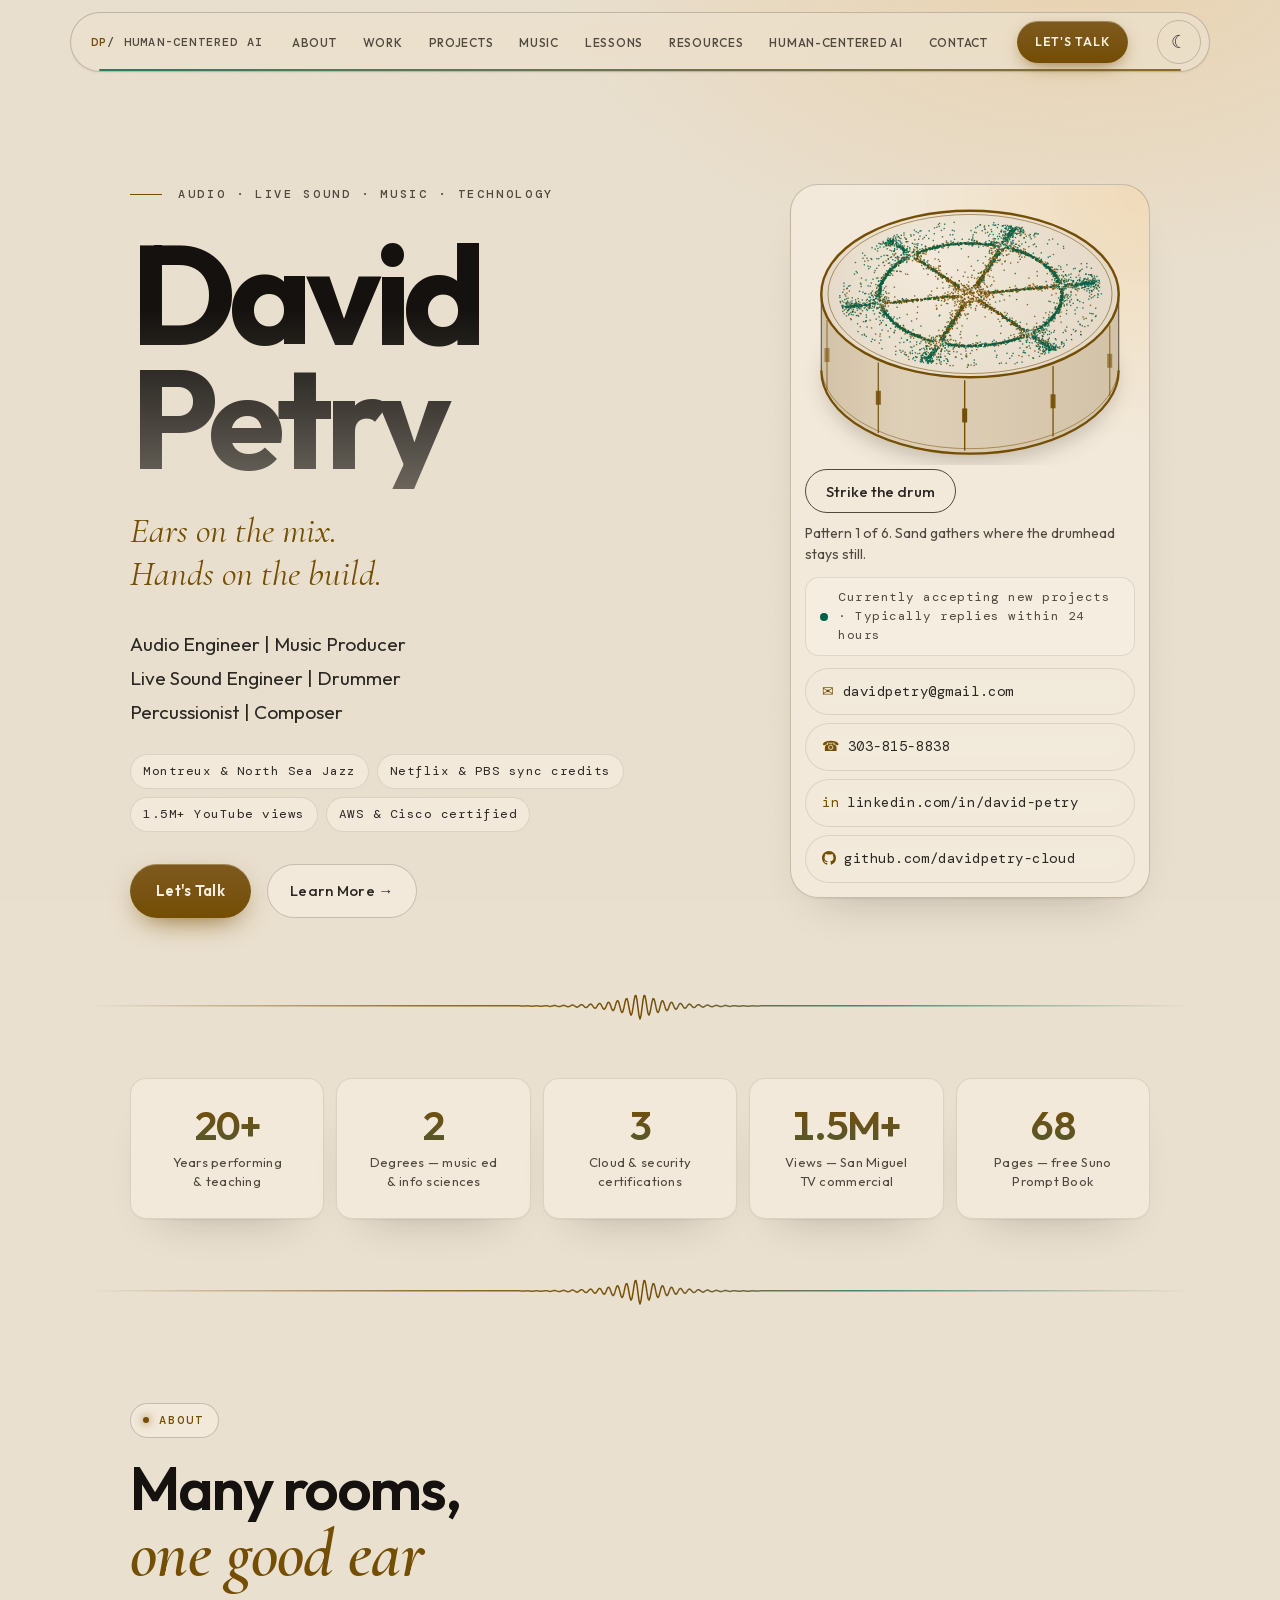
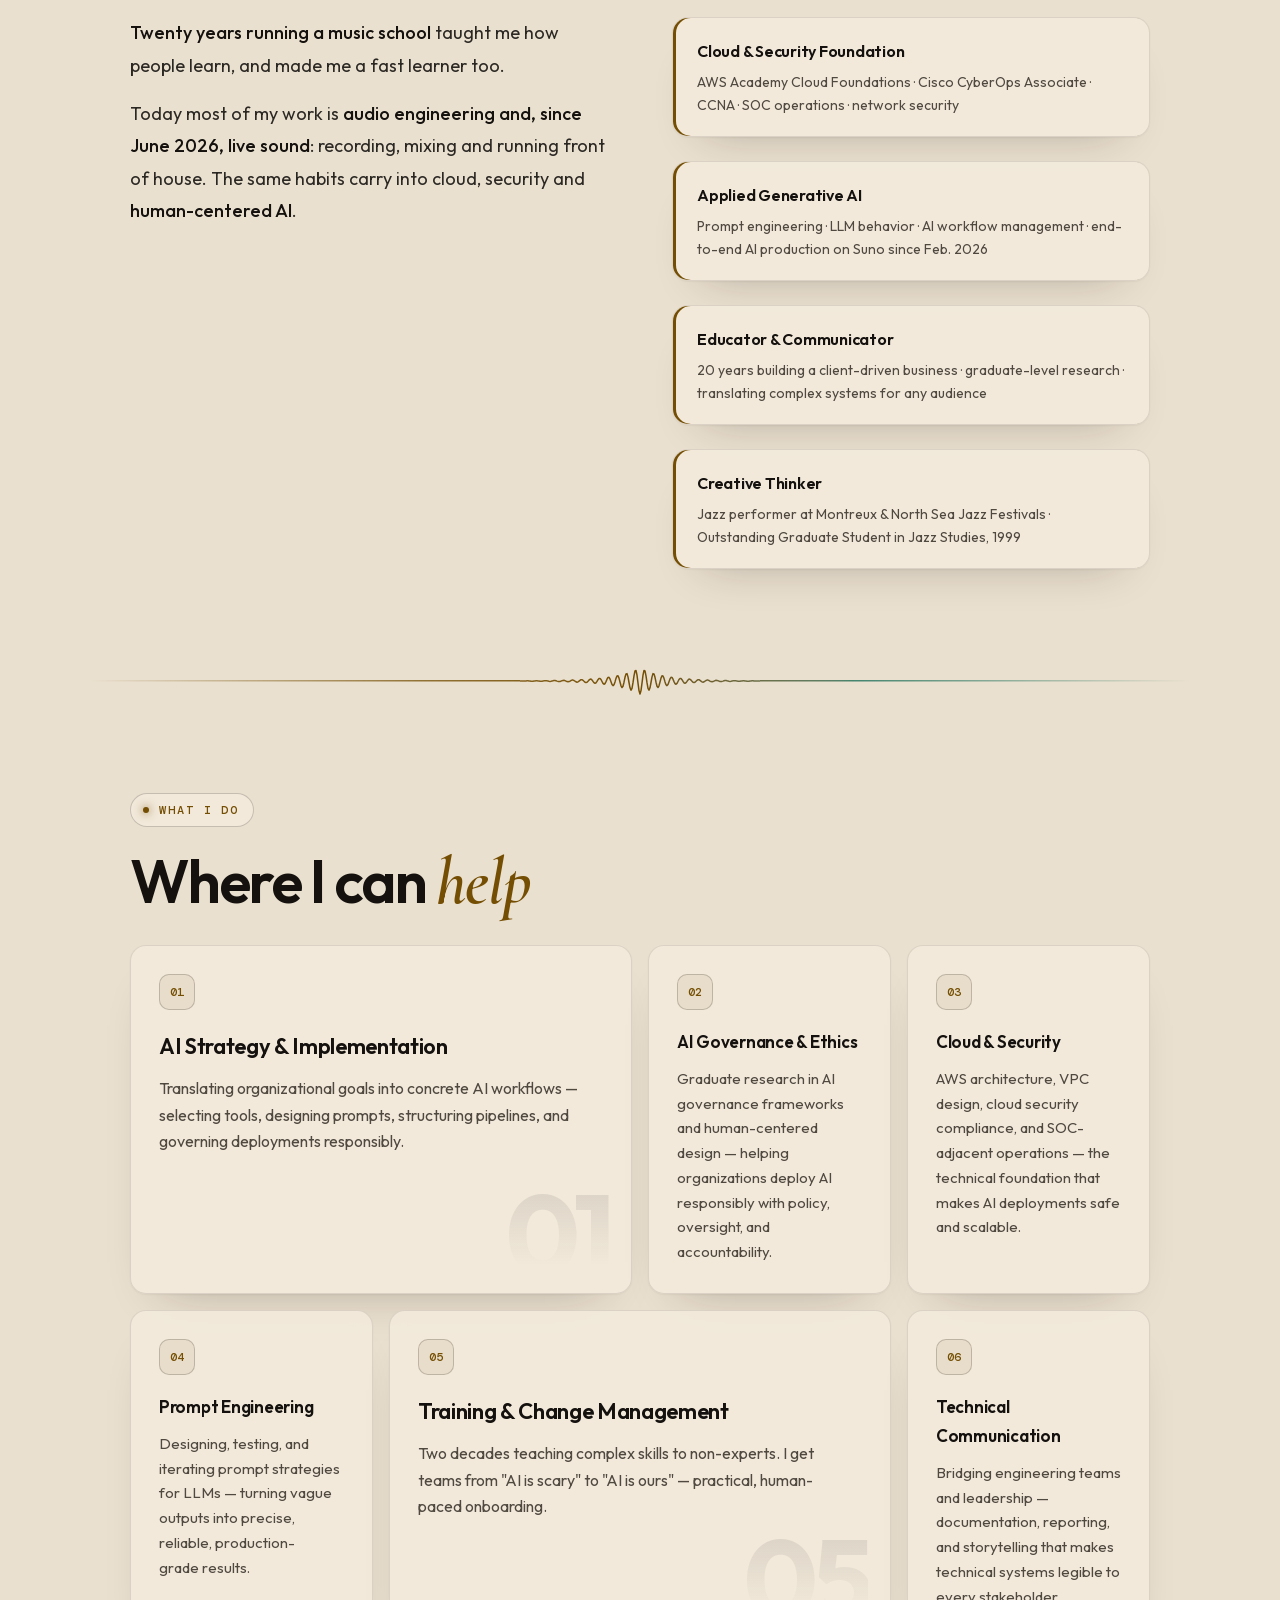
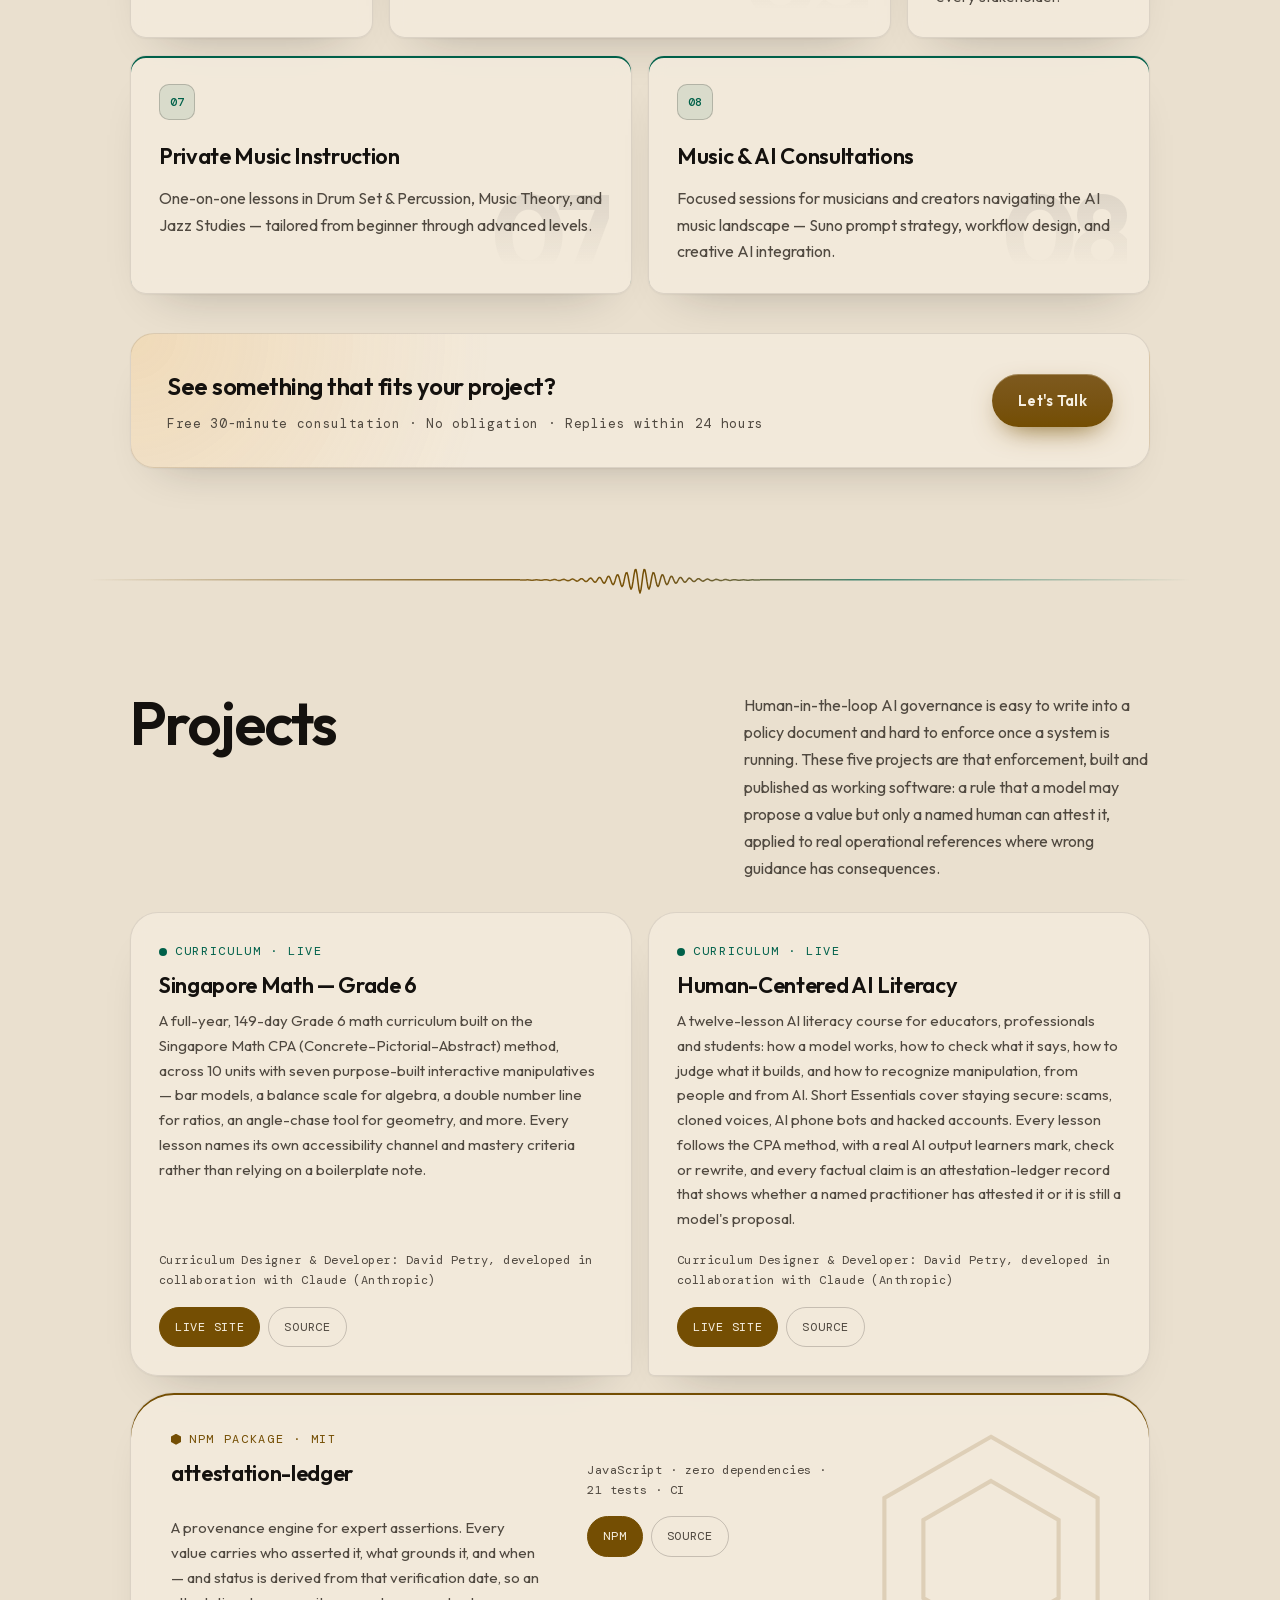
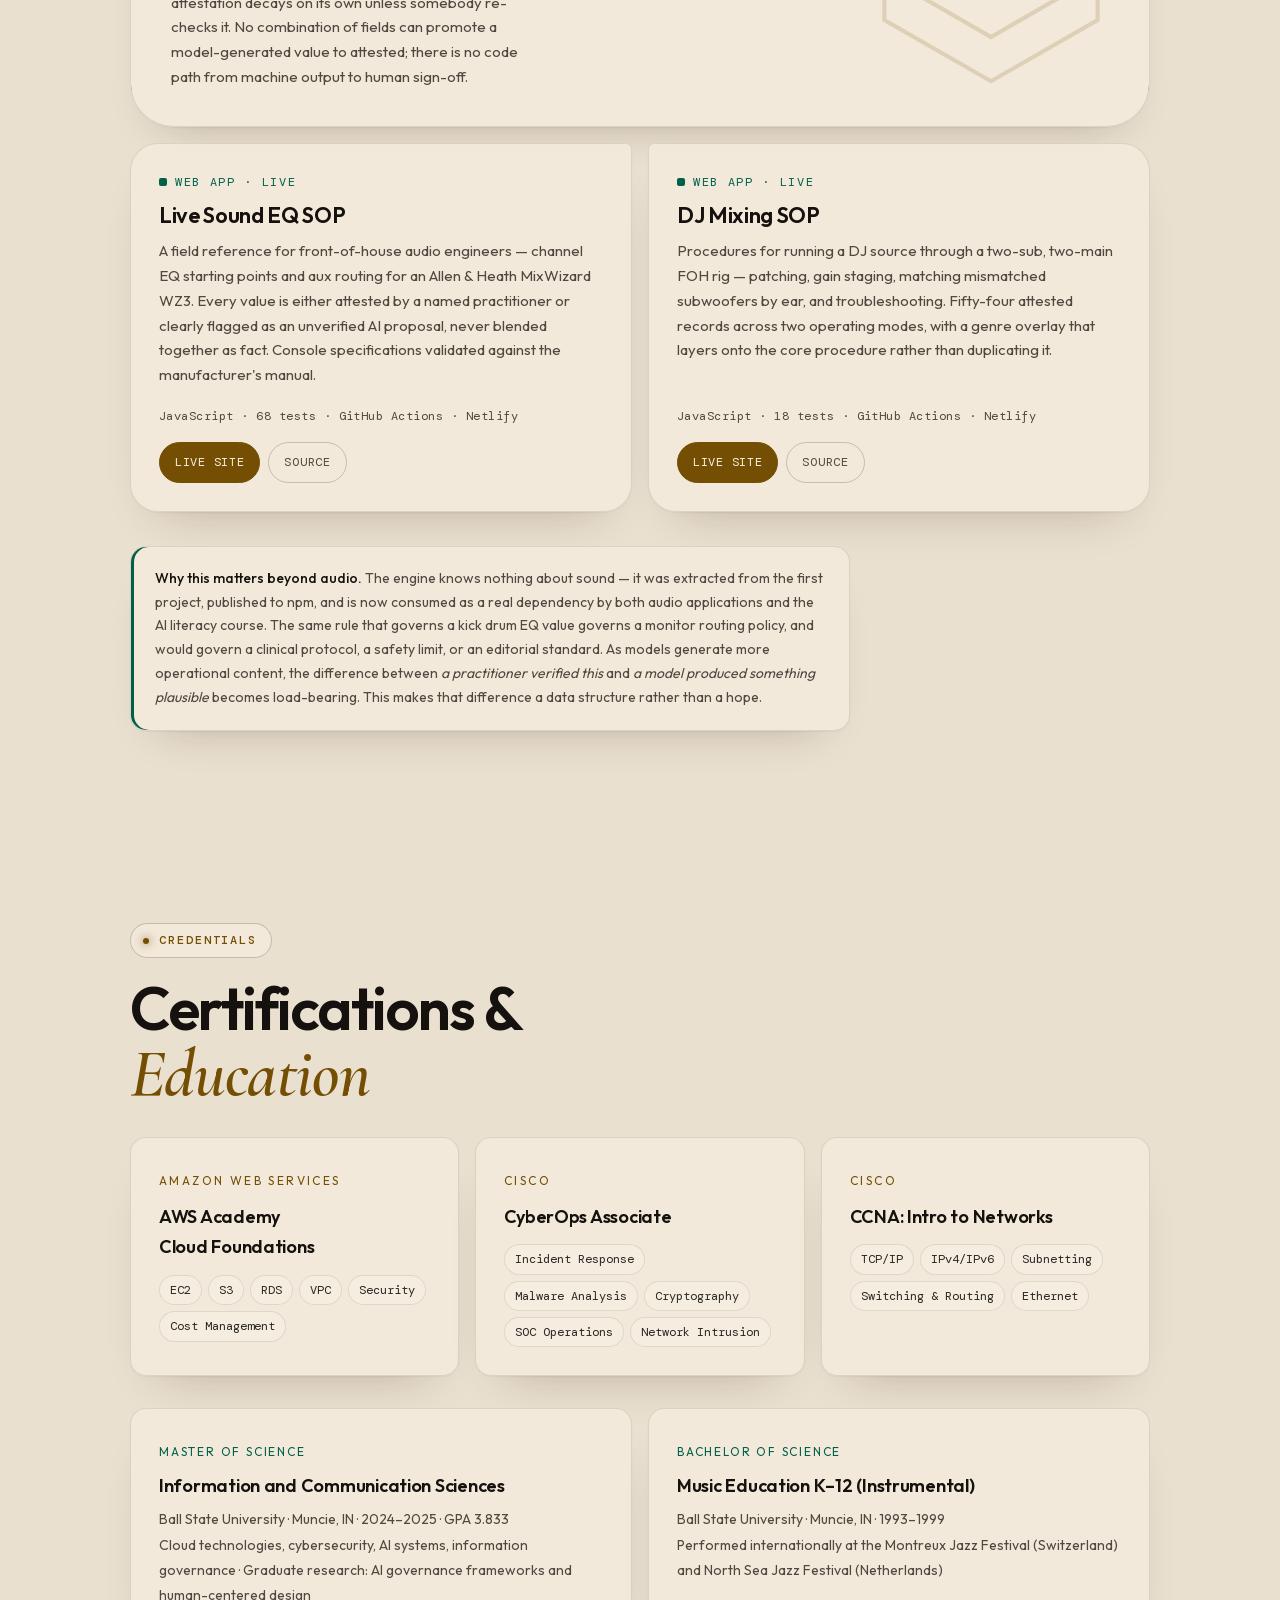
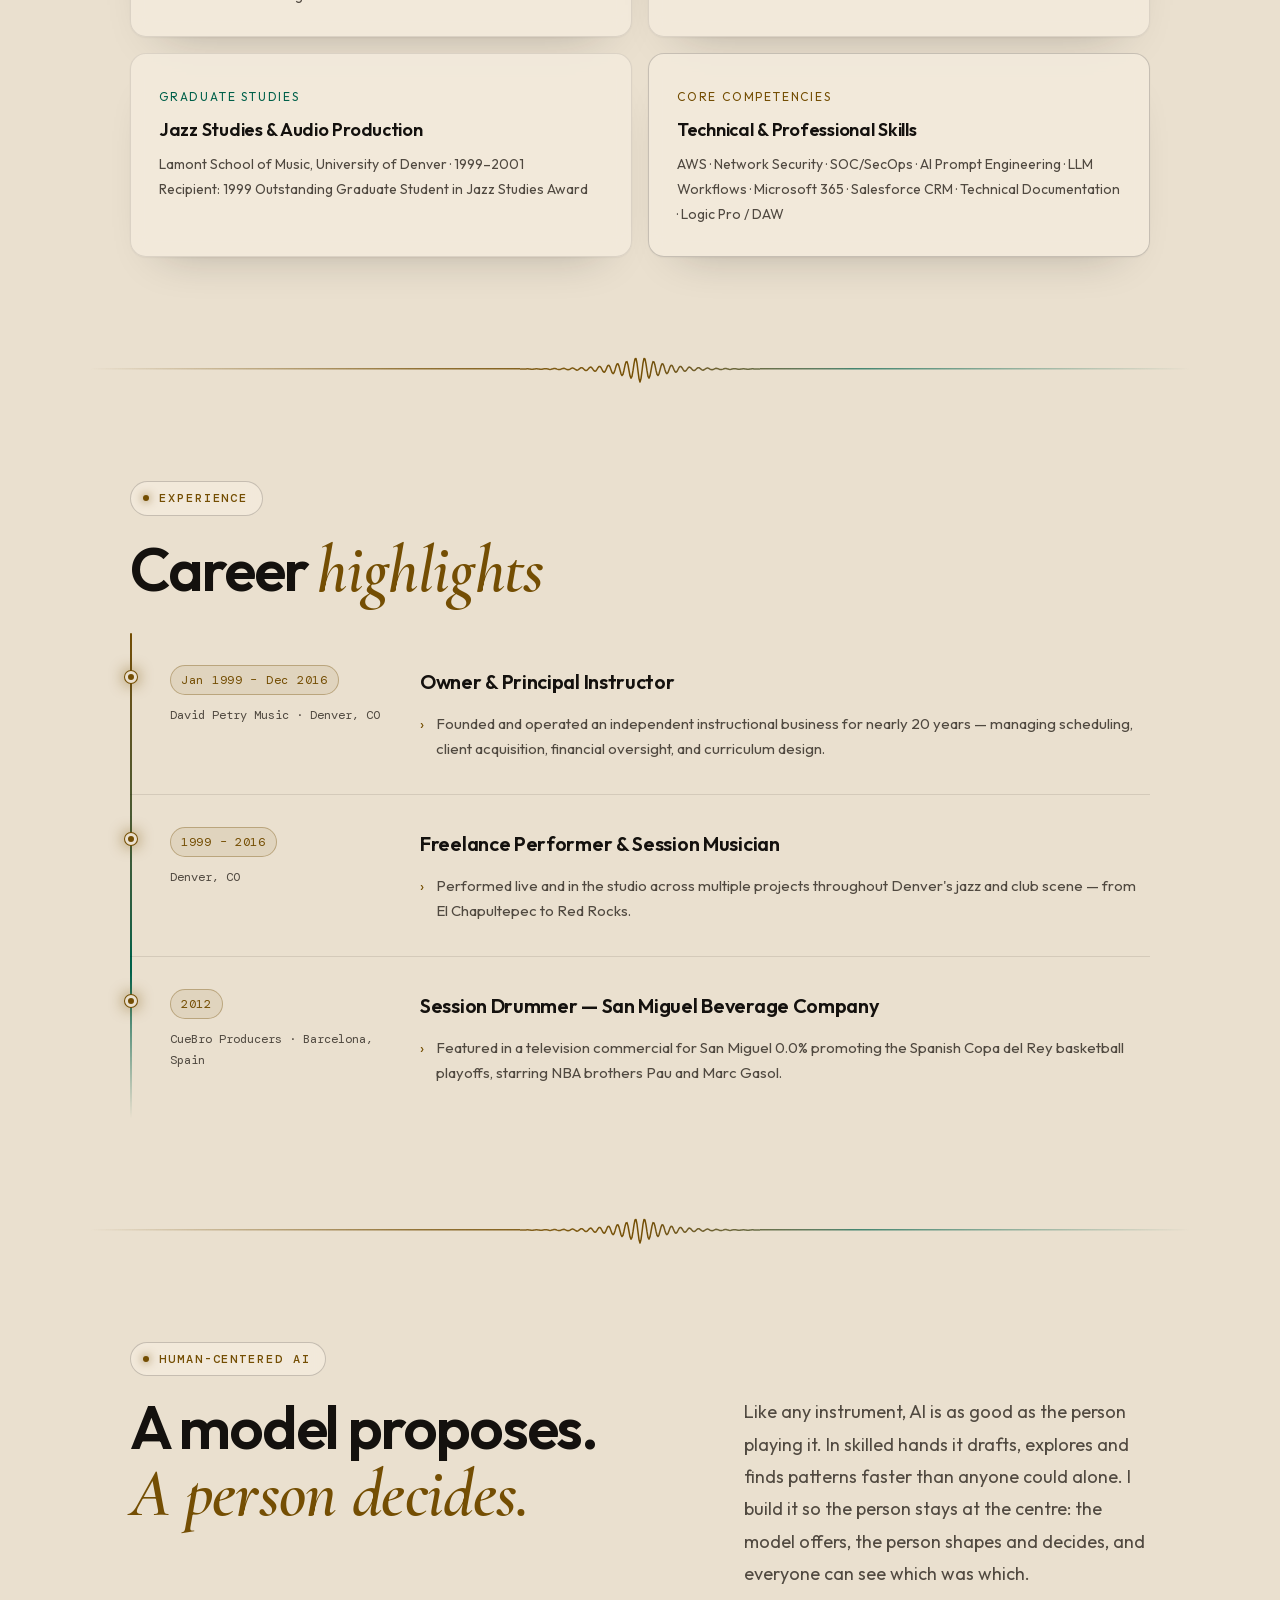
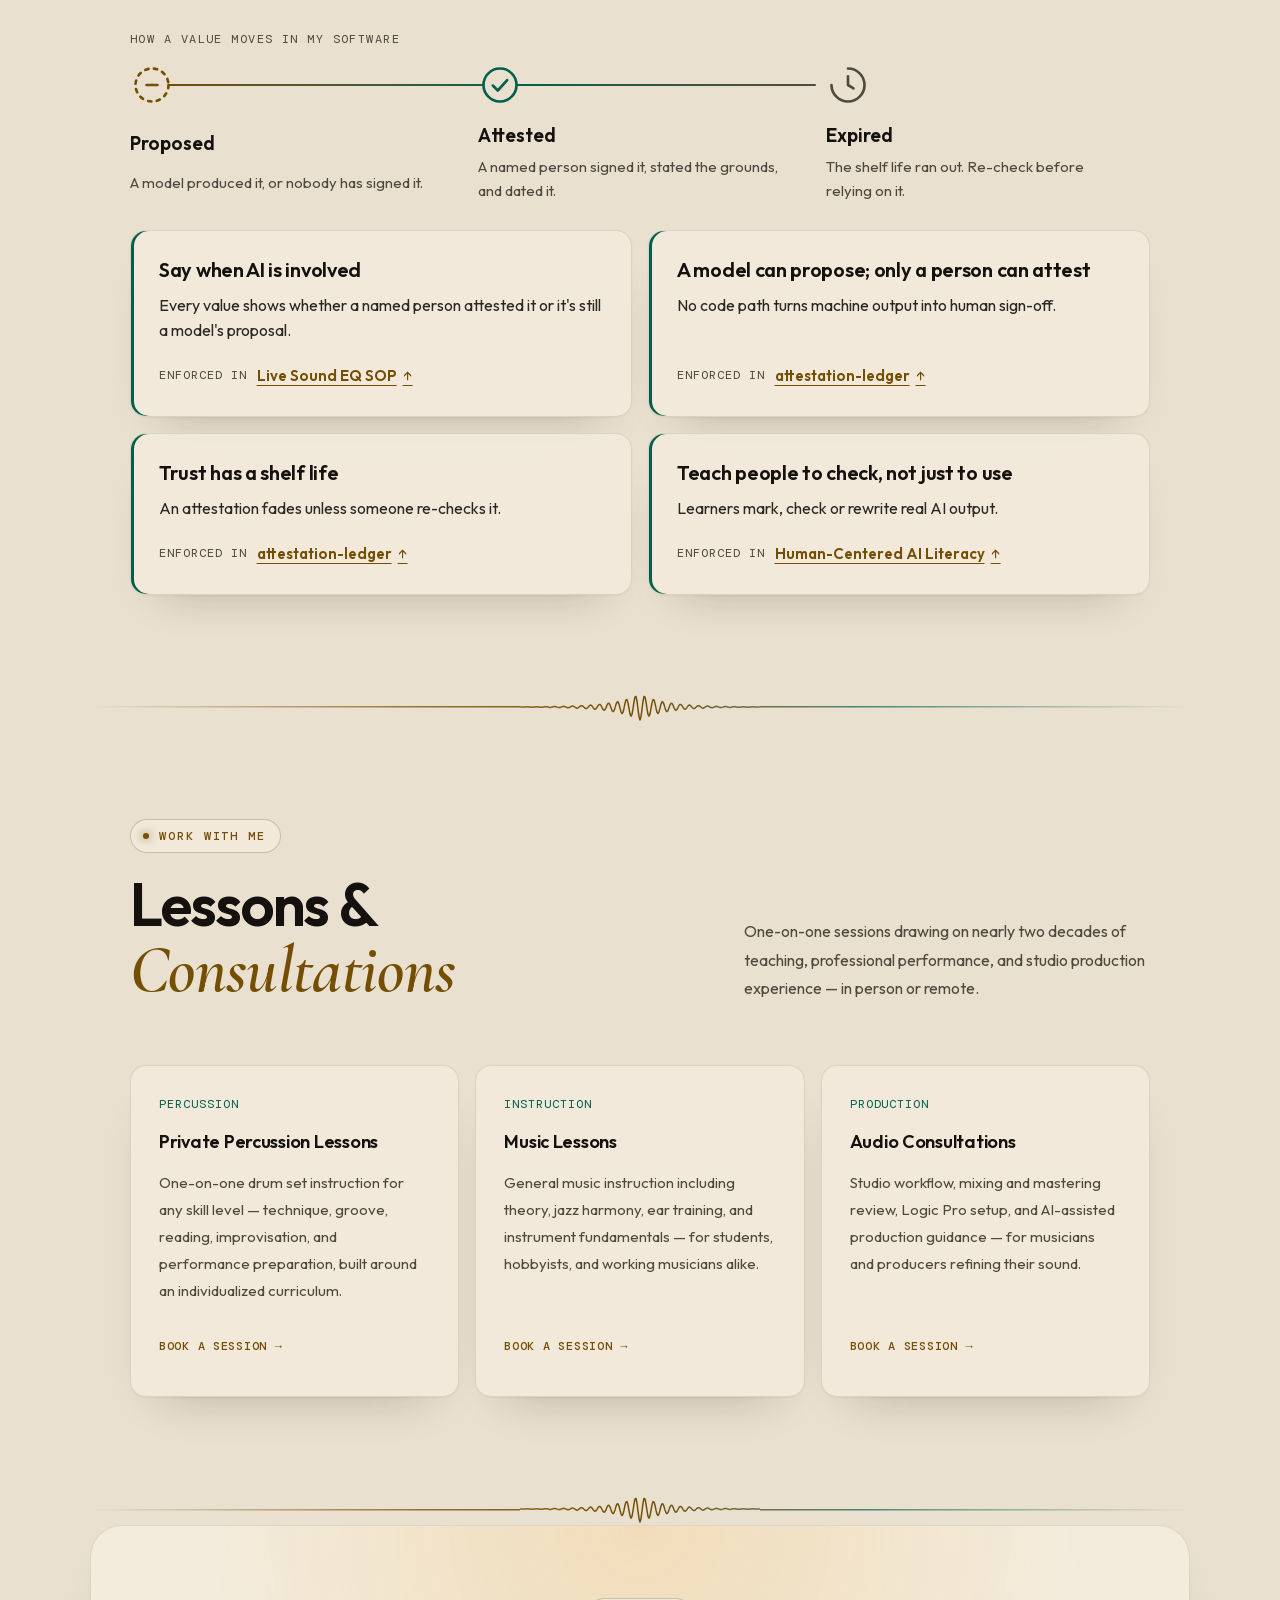
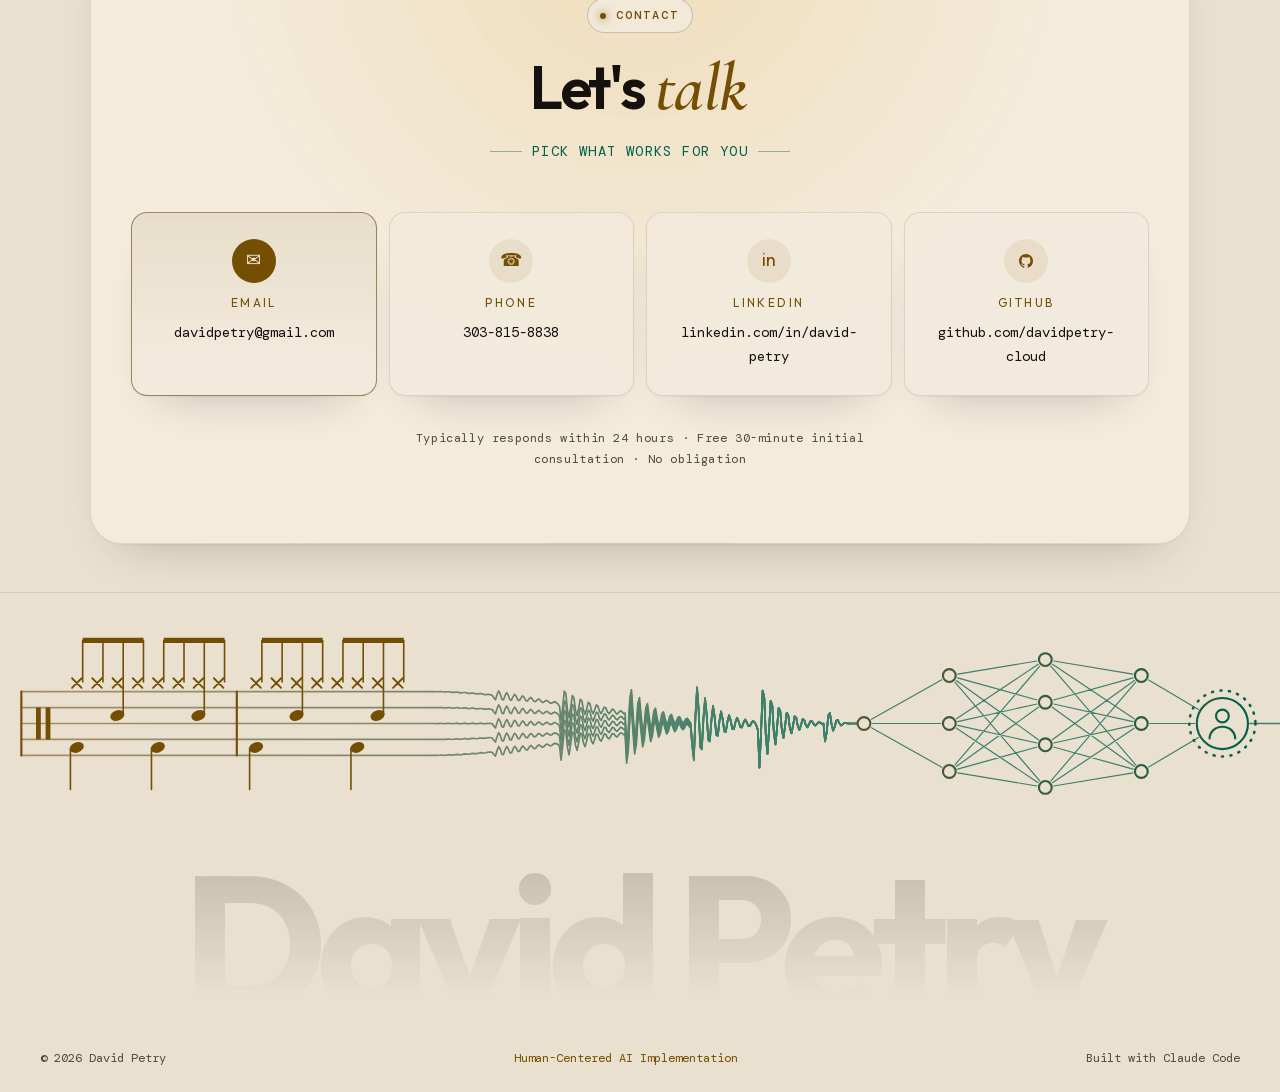
<file: index.html>
<!DOCTYPE html>
<html lang="en" class="page-home">
<head>
<meta charset="UTF-8">
<meta name="viewport" content="width=device-width, initial-scale=1.0, viewport-fit=cover">
<title>David Petry — Audio Engineer &amp; Drummer</title>
<meta name="description" content="David Petry — audio engineer, live sound engineer and professional drummer in Denver. Studio and live mixing, music lessons, and consulting in cloud, security and human-centered AI, plus a free Suno Prompt Book.">
<meta property="og:title" content="David Petry — Audio Engineer &amp; Drummer">
<meta property="og:description" content="Audio engineering, live sound and music, with a fast learner's range into cloud, security and human-centered AI.">
<meta property="og:type" content="website">
<meta property="og:url" content="https://david-petry.netlify.app/">
<meta property="og:image" content="https://david-petry.netlify.app/og-card.jpg">
<meta property="og:image:width" content="1200">
<meta property="og:image:height" content="630">
<meta name="twitter:card" content="summary_large_image">
<link rel="icon" href="data:image/svg+xml,%3Csvg xmlns='http://www.w3.org/2000/svg' viewBox='0 0 100 100'%3E%3Crect width='100' height='100' fill='%23080a0e'/%3E%3Ctext x='50' y='68' font-size='56' font-family='Georgia,serif' font-style='italic' fill='%23e8a030' text-anchor='middle'%3EDP%3C/text%3E%3C/svg%3E">
<link rel="preload" href="fonts/outfit-300-700-latin.woff2" as="font" type="font/woff2" crossorigin>
<link rel="stylesheet" href="fonts/fonts.css">
<script type="application/ld+json">
{
  "@context": "https://schema.org",
  "@graph": [
    {
      "@type": "Person",
      "name": "David Petry",
      "alternateName": "Dave Petry",
      "jobTitle": "Audio Engineer & Producer, Live Sound Engineer, Drummer, Music Educator & AI Implementation Consultant",
      "address": { "@type": "PostalAddress", "addressLocality": "Denver", "addressRegion": "CO", "addressCountry": "US" },
      "email": "mailto:davidpetry@gmail.com",
      "telephone": "+1-303-815-8838",
      "url": "https://david-petry.netlify.app/",
      "sameAs": [
        "https://linkedin.com/in/david-petry",
        "https://github.com/davidpetry-cloud",
        "https://open.spotify.com/artist/6vH4LIQKIsUnqdETGEliLf",
        "https://soundcloud.com/david-petry",
        "https://www.reverbnation.com/davidpetrymusic",
        "https://suno.com/@davepetry"
      ],
      "knowsAbout": ["Drum set performance", "Percussion education", "Jazz", "Audio engineering", "Live sound", "Music production", "Mixing and mastering", "AI implementation", "Prompt engineering", "Cloud infrastructure"]
    },
    {
      "@type": "Service",
      "serviceType": "Private percussion and music lessons; audio and AI consultations",
      "provider": { "@type": "Person", "name": "David Petry" },
      "areaServed": { "@type": "City", "name": "Denver" },
      "url": "https://david-petry.netlify.app/#lessons"
    }
  ]
}
</script>
<meta name="color-scheme" content="dark light">
<script src="js/theme-init.js"></script>
<link rel="stylesheet" href="site.css">
</head>
<body>

<a href="#main-content" class="skip-link">Skip to main content</a>

<!-- ============================================================
     NAVIGATION
     ============================================================ -->
<nav id="nav">
  <div class="scroll-progress" id="scrollProgress"></div>
  <a href="#hero" class="nav-logo">DP<span> / Human-Centered AI</span></a>
  <ul class="nav-links" id="navLinks">
    <li><a href="#about">About</a></li>
    <li><a href="#services">Work</a></li>
    <li><a href="#projects">Projects</a></li>
    <li><a href="music.html">Music</a></li>
    <li><a href="#lessons">Lessons</a></li>
    <li><a href="music.html#prompt-book">Resources</a></li>
    <li><a href="#human-centered-ai">Human-Centered AI</a></li>
    <li><a href="#contact">Contact</a></li>
  </ul>
  <a href="#contact" class="nav-cta">Let's Talk</a>
  <button type="button" class="theme-toggle" id="themeToggle" aria-label="Switch to light theme"><span aria-hidden="true">&#9728;</span></button>
  <button class="nav-toggle" id="navToggle" aria-label="Toggle navigation" aria-expanded="false" aria-controls="navLinks">
    <span></span><span></span><span></span>
  </button>
</nav>

<main id="main-content">

<!-- ============================================================
     HERO
     ============================================================ -->
<section id="hero">
  <div class="hero-inner">
    <div class="hero-tag">Audio · Live Sound · Music · Technology</div>
    <h1 class="hero-name">David<br>Petry</h1>
    <div class="hero-title">Ears on the mix.<br>Hands on the build.</div>
    <p class="hero-desc">
      Audio&nbsp;Engineer | Music&nbsp;Producer<br>
      Live&nbsp;Sound&nbsp;Engineer | Drummer<br>
      Percussionist | Composer
    </p>
    <div class="hero-proof">
      <span>Montreux &amp; North Sea Jazz</span>
      <span>Netflix &amp; PBS sync credits</span>
      <span>1.5M+ YouTube views</span>
      <span>AWS &amp; Cisco certified</span>
    </div>
    <div class="hero-actions">
      <a href="#contact" class="btn-primary">Let's Talk</a>
      <a href="#about" class="btn-ghost">Learn More →</a>
    </div>
    <div class="hero-aside">
      <!-- The drumhead: a Chladni figure. Sand gathers where a struck drumhead stays still.
           The picture is decorative; the button and the line under it carry the meaning. -->
      <div class="hero-drum" id="heroDrum">
        <canvas class="drum-canvas" id="drumCanvas" aria-hidden="true"></canvas>
        <div class="drum-controls">
          <button type="button" class="drum-strike" id="drumStrike">Strike the drum</button>
          <p class="drum-note"><span id="drumCount" role="status">Pattern 1 of 6.</span> Sand gathers where the drumhead stays still.</p>
        </div>
      </div>
      <div class="hero-status">
        <span class="hero-status-dot"></span>
        Currently accepting new projects · Typically replies within 24 hours
      </div>
      <div class="hero-contact">
        <a href="mailto:davidpetry@gmail.com"><span class="ico" aria-hidden="true">✉</span>davidpetry@gmail.com</a>
        <a href="tel:3038158838"><span class="ico" aria-hidden="true">☎</span>303-815-8838</a>
        <a href="https://linkedin.com/in/david-petry" target="_blank" rel="noopener noreferrer"><span class="ico" aria-hidden="true">in</span>linkedin.com/in/david-petry</a>
        <a href="https://github.com/davidpetry-cloud" target="_blank" rel="noopener noreferrer"><span class="ico"><svg viewBox="0 0 16 16" width="14" height="14" fill="currentColor" aria-hidden="true"><path d="M8 0C3.58 0 0 3.58 0 8c0 3.54 2.29 6.53 5.47 7.59.4.07.55-.17.55-.38 0-.19-.01-.82-.01-1.49-2.01.37-2.53-.49-2.69-.94-.09-.23-.48-.94-.82-1.13-.28-.15-.68-.52-.01-.53.63-.01 1.08.58 1.23.82.72 1.21 1.87.87 2.33.66.07-.52.28-.87.51-1.07-1.78-.2-3.64-.89-3.64-3.95 0-.87.31-1.59.82-2.15-.08-.2-.36-1.02.08-2.12 0 0 .67-.21 2.2.82.64-.18 1.32-.27 2-.27.68 0 1.36.09 2 .27 1.53-1.04 2.2-.82 2.2-.82.44 1.1.16 1.92.08 2.12.51.56.82 1.27.82 2.15 0 3.07-1.87 3.75-3.65 3.95.29.25.54.73.54 1.48 0 1.07-.01 1.93-.01 2.2 0 .21.15.46.55.38A8.01 8.01 0 0 0 16 8c0-4.42-3.58-8-8-8z"/></svg></span>github.com/davidpetry-cloud</a>
      </div>
    </div>
  </div>
</section>

<div class="divider"></div>

<!-- ============================================================
     QUICK NAVIGATION — help visitors self-orient
     ============================================================ -->
<section id="proof-bar">
  <div class="proof-grid reveal">
    <div class="proof-stat">
      <div class="proof-num">20+</div>
      <div class="proof-lbl">Years performing<br>&amp; teaching</div>
    </div>
    <div class="proof-stat">
      <div class="proof-num">2</div>
      <div class="proof-lbl">Degrees — music ed<br>&amp; info sciences</div>
    </div>
    <div class="proof-stat">
      <div class="proof-num">3</div>
      <div class="proof-lbl">Cloud &amp; security<br>certifications</div>
    </div>
    <div class="proof-stat">
      <div class="proof-num">1.5M+</div>
      <div class="proof-lbl">Views — San Miguel<br>TV commercial</div>
    </div>
    <div class="proof-stat">
      <div class="proof-num">68</div>
      <div class="proof-lbl">Pages — free Suno<br>Prompt Book</div>
    </div>
  </div>
</section>



<div class="divider"></div>

<!-- ============================================================
     ABOUT
     ============================================================ -->
<section id="about">
  <div class="section-label">About</div>
  <h2>Many rooms,<br><em>one good ear</em></h2>
  <div class="about-grid">
    <div class="about-body reveal">
      <p><strong>Twenty years running a music school</strong> taught me how people learn, and made me a fast learner too.</p>
      <p>Today most of my work is <strong>audio engineering and, since June 2026, live sound</strong>: recording, mixing and running front of house. The same habits carry into cloud, security and <strong>human-centered AI</strong>.</p>
    </div>
    <div class="about-pillars reveal">
      <div class="pillar">
        <h3>Cloud & Security Foundation</h3>
        <p>AWS Academy Cloud Foundations · Cisco CyberOps Associate · CCNA · SOC operations · network security</p>
      </div>
      <div class="pillar">
        <h3>Applied Generative AI</h3>
        <p>Prompt engineering · LLM behavior · AI workflow management · end-to-end AI production on Suno since Feb. 2026</p>
      </div>
      <div class="pillar">
        <h3>Educator & Communicator</h3>
        <p>20 years building a client-driven business · graduate-level research · translating complex systems for any audience</p>
      </div>
      <div class="pillar">
        <h3>Creative Thinker</h3>
        <p>Jazz performer at Montreux & North Sea Jazz Festivals · Outstanding Graduate Student in Jazz Studies, 1999</p>
      </div>
    </div>
  </div>
</section>

<div class="divider"></div>

<!-- ============================================================
     SERVICES
     ============================================================ -->
<section id="services">
  <div class="section-label">What I Do</div>
  <h2>Where I can <em>help</em></h2>
  <div class="services-grid reveal">
    <div class="service-card">
      <div class="service-num">01</div>
      <h3>AI Strategy & Implementation</h3>
      <p>Translating organizational goals into concrete AI workflows — selecting tools, designing prompts, structuring pipelines, and governing deployments responsibly.</p>
    </div>
    <div class="service-card">
      <div class="service-num">02</div>
      <h3>AI Governance & Ethics</h3>
      <p>Graduate research in AI governance frameworks and human-centered design — helping organizations deploy AI responsibly with policy, oversight, and accountability.</p>
    </div>
    <div class="service-card">
      <div class="service-num">03</div>
      <h3>Cloud & Security</h3>
      <p>AWS architecture, VPC design, cloud security compliance, and SOC-adjacent operations — the technical foundation that makes AI deployments safe and scalable.</p>
    </div>
    <div class="service-card">
      <div class="service-num">04</div>
      <h3>Prompt Engineering</h3>
      <p>Designing, testing, and iterating prompt strategies for LLMs — turning vague outputs into precise, reliable, production-grade results.</p>
    </div>
    <div class="service-card">
      <div class="service-num">05</div>
      <h3>Training & Change Management</h3>
      <p>Two decades teaching complex skills to non-experts. I get teams from "AI is scary" to "AI is ours" — practical, human-paced onboarding.</p>
    </div>
    <div class="service-card">
      <div class="service-num">06</div>
      <h3>Technical Communication</h3>
      <p>Bridging engineering teams and leadership — documentation, reporting, and storytelling that makes technical systems legible to every stakeholder.</p>
    </div>
    <div class="service-card">
      <div class="service-num">07</div>
      <h3>Private Music Instruction</h3>
      <p>One-on-one lessons in Drum Set & Percussion, Music Theory, and Jazz Studies — tailored from beginner through advanced levels.</p>
    </div>
    <div class="service-card">
      <div class="service-num">08</div>
      <h3>Music & AI Consultations</h3>
      <p>Focused sessions for musicians and creators navigating the AI music landscape — Suno prompt strategy, workflow design, and creative AI integration.</p>
    </div>
  </div>

  <div class="cta-band reveal">
    <div>
      <div class="cta-band-title">See something that fits your project?</div>
      <div class="cta-band-sub">Free 30-minute consultation · No obligation · Replies within 24 hours</div>
    </div>
    <a href="#contact" class="btn-primary">Let's Talk</a>
  </div>
</section>

<div class="divider"></div>


<!-- ============================================================
     PROJECTS
     ============================================================ -->
<section id="projects">
  <div class="section-label">Projects</div>
  <h2>Projects</h2>
  <p class="projects-intro">
    Human-in-the-loop AI governance is easy to write into a policy document and
    hard to enforce once a system is running. These five projects are that
    enforcement, built and published as working software: a rule that a model
    may propose a value but only a named human can attest it, applied to real
    operational references where wrong guidance has consequences.
  </p>

  <div class="projects-grid reveal">
    <div class="project-card">
      <div class="project-kind">Curriculum · Live</div>
      <h3 id="project-1-title">Singapore Math — Grade 6</h3>
      <p>
        A full-year, 149-day Grade 6 math curriculum built on the Singapore
        Math CPA (Concrete–Pictorial–Abstract) method, across 10 units with
        seven purpose-built interactive manipulatives — bar models, a balance
        scale for algebra, a double number line for ratios, an angle-chase
        tool for geometry, and more. Every lesson names its own accessibility
        channel and mastery criteria rather than relying on a boilerplate note.
      </p>
      <div class="project-meta">Curriculum Designer &amp; Developer: David Petry, developed in collaboration with Claude (Anthropic)</div>
      <div class="project-links">
        <a id="project-1-link-1" aria-labelledby="project-1-link-1 project-1-title" class="primary" href="https://davidpetry-cloud.github.io/grade6-singapore-math-cpa/singapore-math-6-hub.html" target="_blank" rel="noopener">Live site</a>
        <a id="project-1-link-2" aria-labelledby="project-1-link-2 project-1-title" href="https://github.com/davidpetry-cloud/grade6-singapore-math-cpa" target="_blank" rel="noopener">Source</a>
      </div>
    </div>

    <div class="project-card" id="project-ai-literacy">
      <div class="project-kind">Curriculum · Live</div>
      <h3 id="project-2-title">Human-Centered AI Literacy</h3>
      <p>
        A twelve-lesson AI literacy course for educators, professionals and
        students: how a model works, how to check what it says, how to judge
        what it builds, and how to recognize manipulation, from people and from
        AI. Short Essentials cover staying secure: scams, cloned voices, AI
        phone bots and hacked accounts. Every lesson follows the CPA method,
        with a real AI output learners mark, check or rewrite, and every factual claim
        is an attestation-ledger record that shows whether a named practitioner
        has attested it or it is still a model's proposal.
      </p>
      <div class="project-meta">Curriculum Designer &amp; Developer: David Petry, developed in collaboration with Claude (Anthropic)</div>
      <div class="project-links">
        <a id="project-2-link-1" aria-labelledby="project-2-link-1 project-2-title" class="primary" href="https://davidpetry-cloud.github.io/ai-literacy-module/" target="_blank" rel="noopener">Live site</a>
        <a id="project-2-link-2" aria-labelledby="project-2-link-2 project-2-title" href="https://github.com/davidpetry-cloud/ai-literacy-module" target="_blank" rel="noopener">Source</a>
      </div>
    </div>

    <div class="project-card" id="project-ledger">
      <div class="project-kind">npm package · MIT</div>
      <h3 id="project-3-title">attestation-ledger</h3>
      <p>
        A provenance engine for expert assertions. Every value carries who
        asserted it, what grounds it, and when — and status is derived from that
        verification date, so an attestation decays on its own unless somebody
        re-checks it. No combination of fields can promote a model-generated
        value to attested; there is no code path from machine output to human
        sign-off.
      </p>
      <div class="project-meta">JavaScript · zero dependencies · 21 tests · CI</div>
      <div class="project-links">
        <a id="project-3-link-1" aria-labelledby="project-3-link-1 project-3-title" class="primary" href="https://www.npmjs.com/package/attestation-ledger" target="_blank" rel="noopener">npm</a>
        <a id="project-3-link-2" aria-labelledby="project-3-link-2 project-3-title" href="https://github.com/davidpetry-cloud/attestation-ledger" target="_blank" rel="noopener">Source</a>
      </div>
    </div>

    <div class="project-card" id="project-eq-sop">
      <div class="project-kind">Web app · Live</div>
      <h3 id="project-4-title">Live Sound EQ SOP</h3>
      <p>
        A field reference for front-of-house audio engineers — channel EQ
        starting points and aux routing for an Allen &amp; Heath MixWizard WZ3.
        Every value is either attested by a named practitioner or clearly
        flagged as an unverified AI proposal, never blended together as fact.
        Console specifications validated against the manufacturer's manual.
      </p>
      <div class="project-meta">JavaScript · 68 tests · GitHub Actions · Netlify</div>
      <div class="project-links">
        <a id="project-4-link-1" aria-labelledby="project-4-link-1 project-4-title" class="primary" href="https://davidpetry-cloud.github.io/live-sound-eq-sop/" target="_blank" rel="noopener">Live site</a>
        <a id="project-4-link-2" aria-labelledby="project-4-link-2 project-4-title" href="https://github.com/davidpetry-cloud/live-sound-eq-sop" target="_blank" rel="noopener">Source</a>
      </div>
    </div>

    <div class="project-card">
      <div class="project-kind">Web app · Live</div>
      <h3 id="project-5-title">DJ Mixing SOP</h3>
      <p>
        Procedures for running a DJ source through a two-sub, two-main FOH rig —
        patching, gain staging, matching mismatched subwoofers by ear, and
        troubleshooting. Fifty-four attested records across two operating modes,
        with a genre overlay that layers onto the core procedure rather than
        duplicating it.
      </p>
      <div class="project-meta">JavaScript · 18 tests · GitHub Actions · Netlify</div>
      <div class="project-links">
        <a id="project-5-link-1" aria-labelledby="project-5-link-1 project-5-title" class="primary" href="https://dj-mixing-sop.netlify.app" target="_blank" rel="noopener">Live site</a>
        <a id="project-5-link-2" aria-labelledby="project-5-link-2 project-5-title" href="https://github.com/davidpetry-cloud/dj-mixing-sop" target="_blank" rel="noopener">Source</a>
      </div>
    </div>

  </div>

  <div class="projects-note">
    <strong>Why this matters beyond audio.</strong> The engine knows nothing
    about sound — it was extracted from the first project, published to npm, and
    is now consumed as a real dependency by both audio applications and the
    AI literacy course. The same rule
    that governs a kick drum EQ value governs a monitor routing policy, and
    would govern a clinical protocol, a safety limit, or an editorial standard.
    As models generate more operational content, the difference between
    <em>a practitioner verified this</em> and <em>a model produced something
    plausible</em> becomes load-bearing. This makes that difference a data
    structure rather than a hope.
  </div>
</section>

<!-- ============================================================
     CREDENTIALS
     ============================================================ -->
<section id="credentials">
  <div class="section-label">Credentials</div>
  <h2>Certifications &<br><em>Education</em></h2>

  <div class="cred-grid reveal">
    <div class="cred-card">
      <div class="cred-issuer">Amazon Web Services</div>
      <h3>AWS Academy Cloud Foundations</h3>
      <div class="cred-tags">
        <span class="tag">EC2</span><span class="tag">S3</span><span class="tag">RDS</span>
        <span class="tag">VPC</span><span class="tag">Security</span><span class="tag">Cost Management</span>
      </div>
    </div>
    <div class="cred-card">
      <div class="cred-issuer">Cisco</div>
      <h3>CyberOps Associate</h3>
      <div class="cred-tags">
        <span class="tag">Incident Response</span><span class="tag">Malware Analysis</span>
        <span class="tag">Cryptography</span><span class="tag">SOC Operations</span><span class="tag">Network Intrusion</span>
      </div>
    </div>
    <div class="cred-card">
      <div class="cred-issuer">Cisco</div>
      <h3>CCNA: Intro to Networks</h3>
      <div class="cred-tags">
        <span class="tag">TCP/IP</span><span class="tag">IPv4/IPv6</span>
        <span class="tag">Subnetting</span><span class="tag">Switching & Routing</span><span class="tag">Ethernet</span>
      </div>
    </div>
  </div>

  <div class="edu-grid reveal">
    <div class="edu-card">
      <div class="edu-degree">Master of Science</div>
      <h3>Information and Communication Sciences</h3>
      <p>Ball State University · Muncie, IN · 2024–2025 · GPA 3.833<br>Cloud technologies, cybersecurity, AI systems, information governance · Graduate research: AI governance frameworks and human-centered design</p>
    </div>
    <div class="edu-card">
      <div class="edu-degree">Bachelor of Science</div>
      <h3>Music Education K–12 (Instrumental)</h3>
      <p>Ball State University · Muncie, IN · 1993–1999<br>Performed internationally at the Montreux Jazz Festival (Switzerland) and North Sea Jazz Festival (Netherlands)</p>
    </div>
    <div class="edu-card">
      <div class="edu-degree">Graduate Studies</div>
      <h3>Jazz Studies & Audio Production</h3>
      <p>Lamont School of Music, University of Denver · 1999–2001<br>Recipient: 1999 Outstanding Graduate Student in Jazz Studies Award</p>
    </div>
    <div class="edu-card is-summary">
      <div class="edu-degree accent">Core Competencies</div>
      <h3>Technical & Professional Skills</h3>
      <p>AWS · Network Security · SOC/SecOps · AI Prompt Engineering · LLM Workflows · Microsoft 365 · Salesforce CRM · Technical Documentation · Logic Pro / DAW</p>
    </div>
  </div>
</section>

<div class="divider"></div>

<!-- ============================================================
     EXPERIENCE
     ============================================================ -->
<section id="experience">
  <div class="section-label">Experience</div>
  <h2>Career <em>highlights</em></h2>
  <div class="exp-list reveal">
    <div class="exp-item">
      <div class="exp-meta">
        <div class="exp-date">Jan 1999 – Dec 2016</div>
        <div class="exp-org">David Petry Music · Denver, CO</div>
      </div>
      <h3>Owner & Principal Instructor</h3>
      <ul class="exp-bullets">
        <li>Founded and operated an independent instructional business for nearly 20 years — managing scheduling, client acquisition, financial oversight, and curriculum design.</li>
        
      </ul>
    </div>
<div class="exp-item">
      <div class="exp-meta">
        <div class="exp-date">1999 – 2016</div>
        <div class="exp-org">Denver, CO</div>
      </div>
      <h3>Freelance Performer &amp; Session Musician</h3>
      <ul class="exp-bullets">
        <li>Performed live and in the studio across multiple projects throughout Denver's jazz and club scene — from El Chapultepec to Red Rocks.</li>
      </ul>
    </div>
<div class="exp-item">
      <div class="exp-meta">
        <div class="exp-date">2012</div>
        <div class="exp-org">CueBro Producers · Barcelona, Spain</div>
      </div>
      <h3>Session Drummer — San Miguel Beverage Company</h3>
      <ul class="exp-bullets">
        <li>Featured in a television commercial for San Miguel 0.0% promoting the Spanish Copa del Rey basketball playoffs, starring NBA brothers Pau and Marc Gasol.</li>
        
      </ul>
    </div>
  </div>
</section>

<div class="divider"></div>

<!-- ============================================================
     HUMAN-CENTERED AI
     ============================================================ -->
<section id="human-centered-ai">
  <div class="section-label">Human-Centered AI</div>
  <h2>A model proposes.<br><em>A person decides.</em></h2>
  <p class="section-intro">Like any instrument, AI is as good as the person playing it. In skilled hands it drafts, explores and finds patterns faster than anyone could alone. I build it so the person stays at the centre: the model offers, the person shapes and decides, and everyone can see which was which.</p>

  <figure class="trust-flow reveal">
    <figcaption class="trust-flow-cap">How a value moves in my software</figcaption>
    <ol class="trust-states">
      <li class="trust-state is-proposed">
        <svg class="trust-mark" viewBox="0 0 40 40" aria-hidden="true" focusable="false"><circle cx="20" cy="20" r="15" stroke-dasharray="3 5"/><path d="M15 20h10"/></svg>
        <span class="trust-name">Proposed</span>
        <span class="trust-desc">A model produced it, or nobody has signed it.</span>
      </li>
      <li class="trust-state is-attested">
        <svg class="trust-mark" viewBox="0 0 40 40" aria-hidden="true" focusable="false"><circle cx="20" cy="20" r="15"/><path d="M13.5 20.5l4.5 4.5 8.5-9.5"/></svg>
        <span class="trust-name">Attested</span>
        <span class="trust-desc">A named person signed it, stated the grounds, and dated it.</span>
      </li>
      <li class="trust-state is-expired">
        <svg class="trust-mark" viewBox="0 0 40 40" aria-hidden="true" focusable="false"><circle cx="20" cy="20" r="16" stroke="none"/><path d="M20 5a15 15 0 1 1-15 15"/><path d="M20 12v8l5 3"/></svg>
        <span class="trust-name">Expired</span>
        <span class="trust-desc">The shelf life ran out. Re-check before relying on it.</span>
      </li>
    </ol>
  </figure>

  <div class="principles reveal">
    <article class="principle">
      <h3>Say when AI is involved</h3>
      <p>Every value shows whether a named person attested it or it's still a model's proposal.</p>
      <p class="principle-proof">Enforced in <a href="#project-eq-sop">Live Sound EQ SOP</a></p>
    </article>
    <article class="principle">
      <h3>A model can propose; only a person can attest</h3>
      <p>No code path turns machine output into human sign-off.</p>
      <p class="principle-proof">Enforced in <a href="#project-ledger">attestation-ledger</a></p>
    </article>
    <article class="principle">
      <h3>Trust has a shelf life</h3>
      <p>An attestation fades unless someone re-checks it.</p>
      <p class="principle-proof">Enforced in <a href="#project-ledger">attestation-ledger</a></p>
    </article>
    <article class="principle">
      <h3>Teach people to check, not just to use</h3>
      <p>Learners mark, check or rewrite real AI output.</p>
      <p class="principle-proof">Enforced in <a href="#project-ai-literacy">Human-Centered AI Literacy</a></p>
    </article>
  </div>
</section>

<div class="divider"></div>

<!-- ============================================================
     LESSONS & CONSULTATIONS
     ============================================================ -->
<section id="lessons">
  <div class="section-label">Work With Me</div>
  <h2>Lessons &amp;<br><em>Consultations</em></h2>
  <p class="section-note">One-on-one sessions drawing on nearly two decades of teaching, professional performance, and studio production experience — in person or remote.</p>

  <div class="lessons-grid reveal">
    <div class="lesson-card">
      <div class="lesson-meta">Percussion</div>
      <h3 id="lesson-1-title">Private Percussion Lessons</h3>
      <p>One-on-one drum set instruction for any skill level — technique, groove, reading, improvisation, and performance preparation, built around an individualized curriculum.</p>
      <a href="mailto:davidpetry@gmail.com?subject=Private%20Percussion%20Lessons" class="btn-book" id="lesson-1-book" aria-labelledby="lesson-1-book lesson-1-title">Book a session →</a>
    </div>
    <div class="lesson-card">
      <div class="lesson-meta">Instruction</div>
      <h3 id="lesson-2-title">Music Lessons</h3>
      <p>General music instruction including theory, jazz harmony, ear training, and instrument fundamentals — for students, hobbyists, and working musicians alike.</p>
      <a href="mailto:davidpetry@gmail.com?subject=Music%20Lessons" class="btn-book" id="lesson-2-book" aria-labelledby="lesson-2-book lesson-2-title">Book a session →</a>
    </div>
    <div class="lesson-card">
      <div class="lesson-meta">Production</div>
      <h3 id="lesson-3-title">Audio Consultations</h3>
      <p>Studio workflow, mixing and mastering review, Logic Pro setup, and AI-assisted production guidance — for musicians and producers refining their sound.</p>
      <a href="mailto:davidpetry@gmail.com?subject=Audio%20Consultation" class="btn-book" id="lesson-3-book" aria-labelledby="lesson-3-book lesson-3-title">Book a session →</a>
    </div>
  </div>
</section>

<div class="divider"></div>

<!-- ============================================================
     CONTACT
     ============================================================ -->
<section id="contact">
  <div class="section-label">Contact</div>
  <h2>Let's <em>talk</em></h2>
  <p class="contact-directive">Pick what works for you</p>
  <div class="contact-links reveal">
    <a href="mailto:davidpetry@gmail.com" class="contact-link">
      <span class="contact-link-icon" aria-hidden="true">✉</span>
      <span class="contact-link-label">Email</span>
      <span class="contact-link-val">davidpetry@gmail.com</span>
    </a>
    <a href="tel:3038158838" class="contact-link">
      <span class="contact-link-icon" aria-hidden="true">☎</span>
      <span class="contact-link-label">Phone</span>
      <span class="contact-link-val">303-815-8838</span>
    </a>
    <a href="https://linkedin.com/in/david-petry" target="_blank" rel="noopener noreferrer" class="contact-link">
      <span class="contact-link-icon" aria-hidden="true">in</span>
      <span class="contact-link-label">LinkedIn</span>
      <span class="contact-link-val">linkedin.com/in/david-petry</span>
    </a>
    <a href="https://github.com/davidpetry-cloud" target="_blank" rel="noopener noreferrer" class="contact-link">
      <span class="contact-link-icon"><svg viewBox="0 0 16 16" width="14" height="14" fill="currentColor" aria-hidden="true"><path d="M8 0C3.58 0 0 3.58 0 8c0 3.54 2.29 6.53 5.47 7.59.4.07.55-.17.55-.38 0-.19-.01-.82-.01-1.49-2.01.37-2.53-.49-2.69-.94-.09-.23-.48-.94-.82-1.13-.28-.15-.68-.52-.01-.53.63-.01 1.08.58 1.23.82.72 1.21 1.87.87 2.33.66.07-.52.28-.87.51-1.07-1.78-.2-3.64-.89-3.64-3.95 0-.87.31-1.59.82-2.15-.08-.2-.36-1.02.08-2.12 0 0 .67-.21 2.2.82.64-.18 1.32-.27 2-.27.68 0 1.36.09 2 .27 1.53-1.04 2.2-.82 2.2-.82.44 1.1.16 1.92.08 2.12.51.56.82 1.27.82 2.15 0 3.07-1.87 3.75-3.65 3.95.29.25.54.73.54 1.48 0 1.07-.01 1.93-.01 2.2 0 .21.15.46.55.38A8.01 8.01 0 0 0 16 8c0-4.42-3.58-8-8-8z"/></svg></span>
      <span class="contact-link-label">GitHub</span>
      <span class="contact-link-val">github.com/davidpetry-cloud</span>
    </a>
  </div>
  <p class="contact-trust">Typically responds within 24 hours · Free 30-minute initial consultation · No obligation</p>
</section>

</main>

<footer>
  <!-- Decorative: a drum beat on a staff becomes a sound wave, then a network with a person in the loop. Hidden from assistive tech. -->
  <div class="score" aria-hidden="true"><i class="score-back"></i><i class="score-front"></i></div>
  <span>© 2026 David Petry</span>
  <span class="accent">Human-Centered AI Implementation</span>
  <span>Built with Claude Code</span>
  <a href="#hero" id="backToTop" class="back-to-top" aria-label="Back to top">↑</a>
</footer>

<script src="js/home.js"></script>


<script src="js/theme-toggle.js"></script>
<script src="site.js" defer></script>
</body>
</html>
</file>
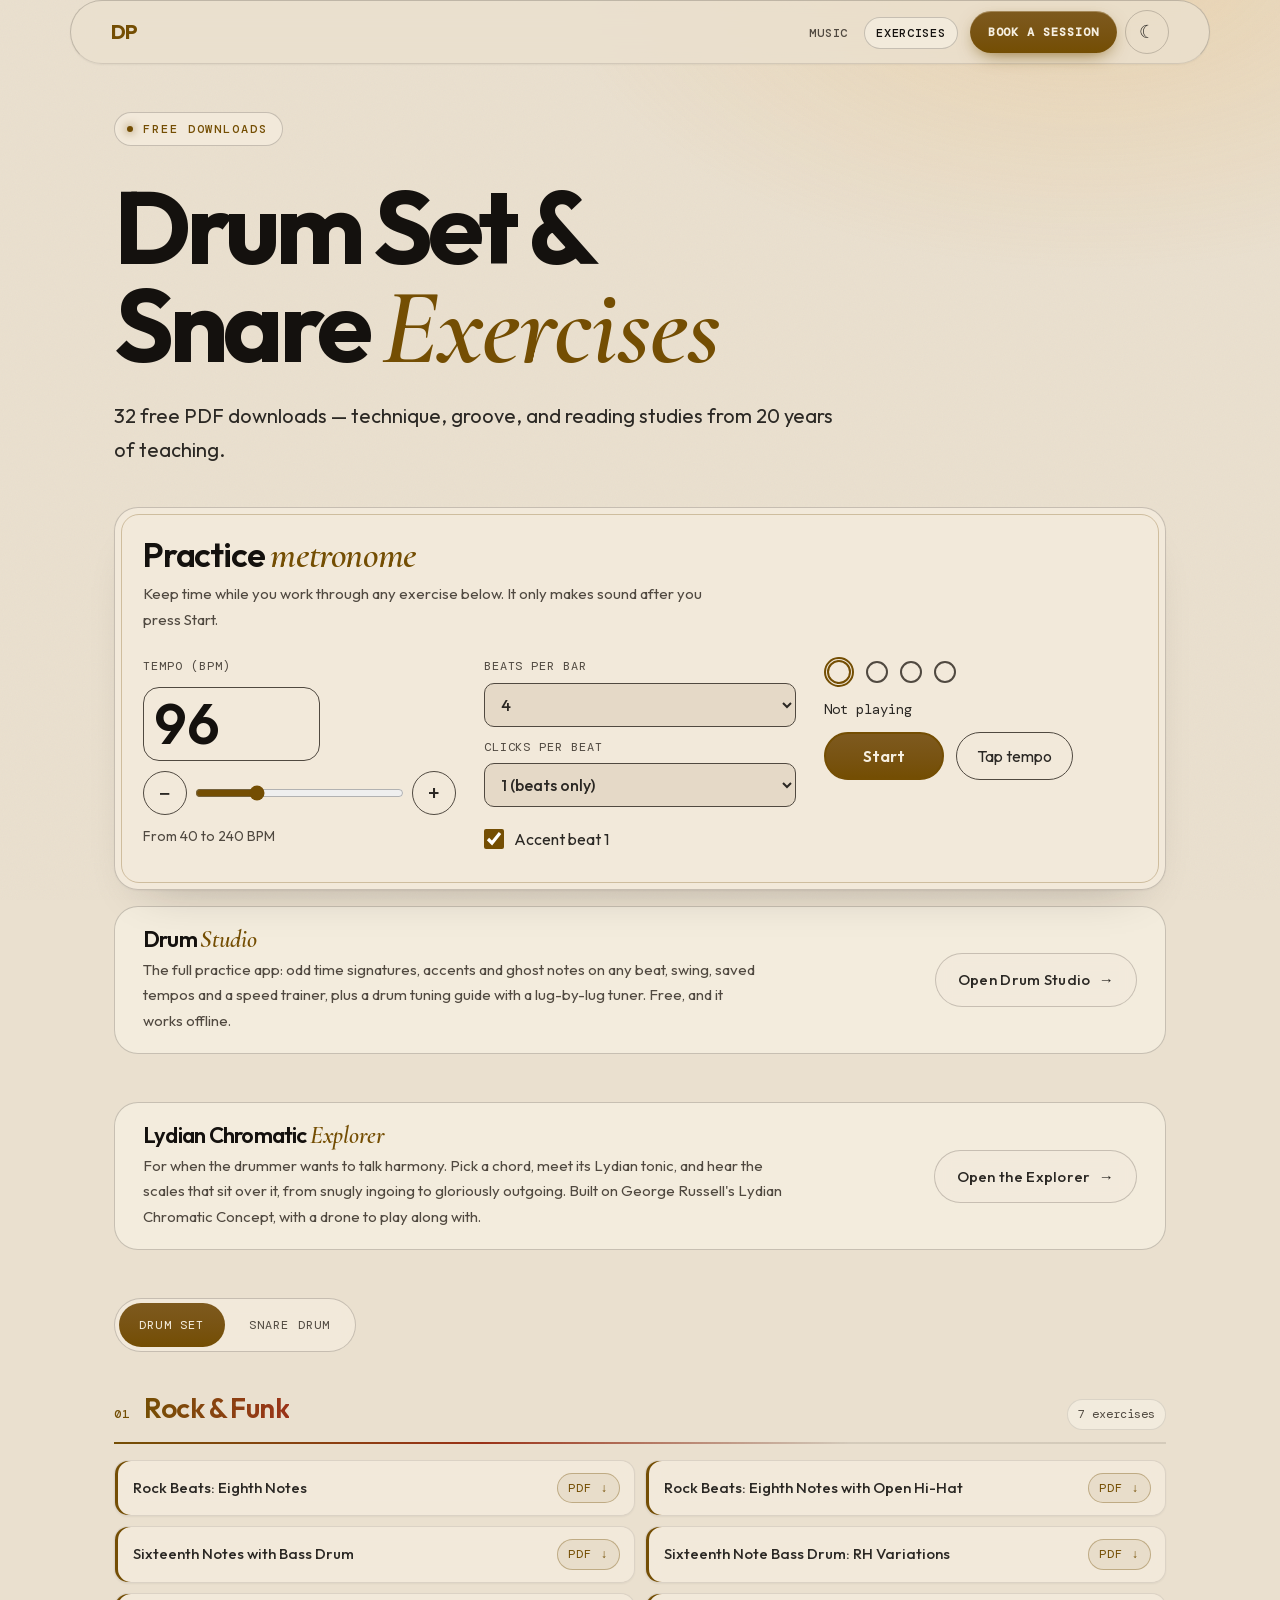
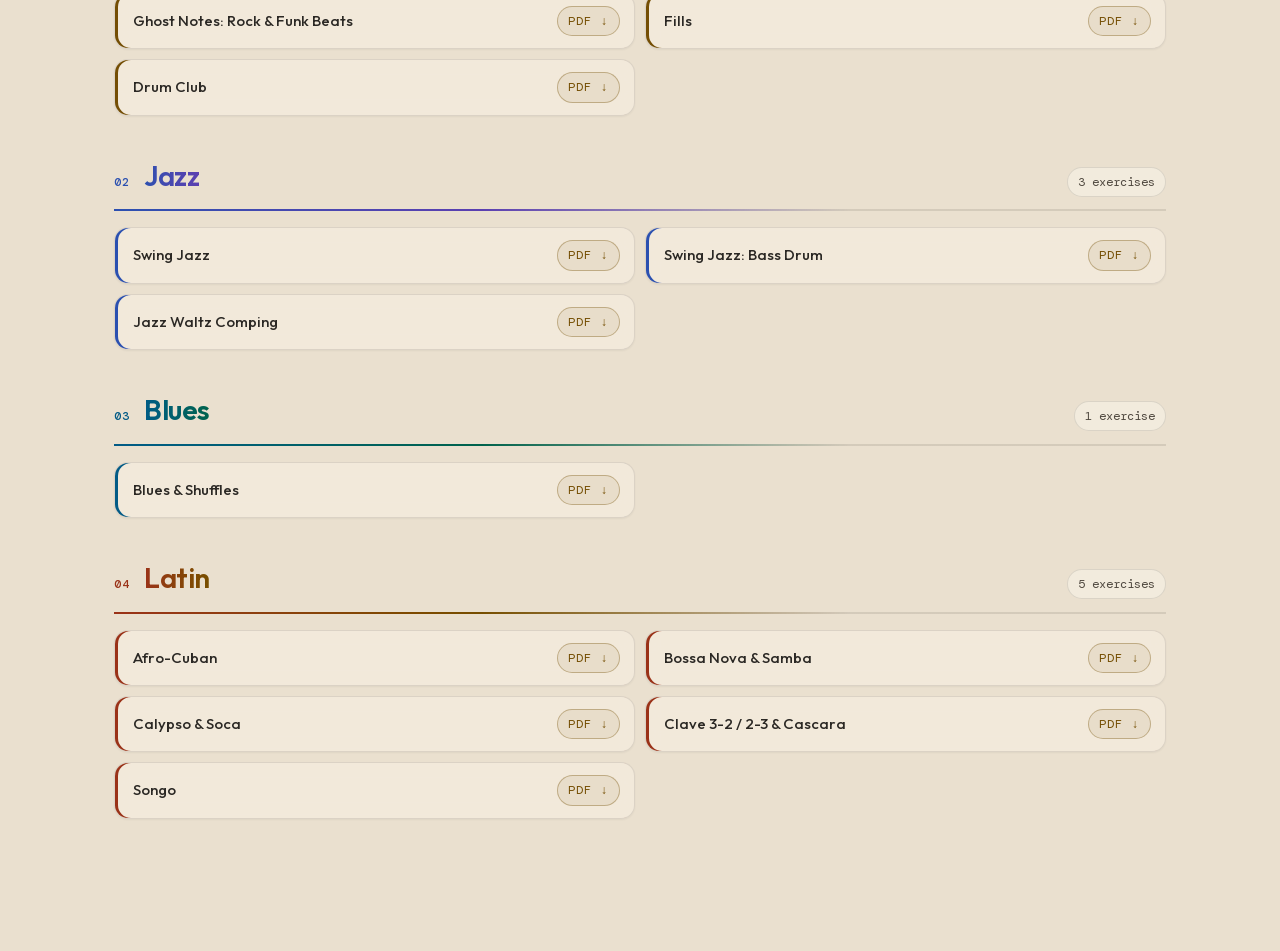
<file: drum-exercises.html>
<!DOCTYPE html>
<html lang="en" class="page-exercises">
<head>
<meta charset="UTF-8">
<meta name="viewport" content="width=device-width, initial-scale=1.0, viewport-fit=cover">
<title>Drum Set &amp; Snare Exercises — David Petry</title>
<meta name="description" content="Free drum set and snare drum exercise PDFs by David Petry — 32 downloads across rock, funk, jazz, Latin, and rudimental studies.">
<link rel="icon" href="data:image/svg+xml,%3Csvg xmlns='http://www.w3.org/2000/svg' viewBox='0 0 100 100'%3E%3Crect width='100' height='100' fill='%23080a0e'/%3E%3Ctext x='50' y='68' font-size='56' font-family='Georgia,serif' font-style='italic' fill='%23e8a030' text-anchor='middle'%3EDP%3C/text%3E%3C/svg%3E">
<link rel="preload" href="fonts/outfit-300-700-latin.woff2" as="font" type="font/woff2" crossorigin>
<link rel="stylesheet" href="fonts/fonts.css">
<meta property="og:image" content="https://david-petry.netlify.app/og-card.jpg">
<meta property="og:image:width" content="1200">
<meta property="og:image:height" content="630">
<meta name="twitter:card" content="summary_large_image">
<meta name="color-scheme" content="dark light">
<script src="js/theme-init.js"></script>
<link rel="stylesheet" href="site.css">
</head>
<body>
<a href="#main-content" class="skip-link">Skip to main content</a>
<nav class="mini-nav" aria-label="Site">
  <a href="index.html" class="mini-logo" aria-label="DP, David Petry home">DP</a>
  <ul class="mini-links">
    <li><a href="music.html">Music</a></li>
    <li><a href="drum-exercises.html" class="current" aria-current="page">Exercises</a></li>
    <li><a href="index.html#lessons" class="mini-cta">Book a Session</a></li>
    <li><button type="button" class="theme-toggle" id="themeToggle" aria-label="Switch to light theme"><span aria-hidden="true">&#9728;</span></button></li>
  </ul>
</nav>
<main id="main-content">
<section id="drum-exercises" class="exercise-library">
  <div class="section-label">Free Downloads</div>
  <h1>Drum Set &amp; Snare <em>Exercises</em></h1>
  <p class="lede">32 free PDF downloads — technique, groove, and reading studies from 20 years of teaching.</p>

  <!-- Practice metronome: written in Dart (metronome/), compiled to metronome.js.
       Stays hidden unless the script runs and the browser can play sound. -->
  <section id="metronome" class="metro" aria-labelledby="metro-title" hidden>
    <div class="metro-head">
      <h2 id="metro-title">Practice <em>metronome</em></h2>
      <p class="metro-note">Keep time while you work through any exercise below. It only makes sound after you press Start.</p>
    </div>
    <div class="metro-body">
      <div class="metro-tempo">
        <label for="metro-bpm" class="metro-label">Tempo (BPM)</label>
        <input type="number" id="metro-bpm" class="metro-bpm" min="40" max="240" step="1" value="96" inputmode="numeric" aria-describedby="metro-range-hint">
        <div class="metro-slide">
          <button type="button" class="metro-step" id="metro-down" aria-label="Slower by 1 BPM">&minus;</button>
          <input type="range" id="metro-range" min="40" max="240" step="1" value="96" aria-label="Tempo (BPM) slider">
          <button type="button" class="metro-step" id="metro-up" aria-label="Faster by 1 BPM">+</button>
        </div>
        <p class="metro-hint" id="metro-range-hint">From 40 to 240 BPM</p>
      </div>
      <div class="metro-options">
        <label class="metro-field"><span class="metro-label">Beats per bar</span>
          <select id="metro-beats">
            <option value="2">2</option>
            <option value="3">3</option>
            <option value="4" selected>4</option>
            <option value="5">5</option>
            <option value="6">6</option>
            <option value="7">7</option>
          </select>
        </label>
        <label class="metro-field"><span class="metro-label">Clicks per beat</span>
          <select id="metro-sub">
            <option value="beats" selected>1 (beats only)</option>
            <option value="eighths">2 (eighth notes)</option>
            <option value="triplets">3 (triplets)</option>
            <option value="sixteenths">4 (sixteenth notes)</option>
          </select>
        </label>
        <label class="metro-check"><input type="checkbox" id="metro-accent" checked> Accent beat 1</label>
      </div>
      <div class="metro-play">
        <div class="metro-dots" id="metro-dots" aria-hidden="true"></div>
        <p class="metro-beat" id="metro-beat">Not playing</p>
        <div class="metro-actions">
          <button type="button" class="metro-start" id="metro-start">Start</button>
          <button type="button" class="metro-tap" id="metro-tap">Tap tempo</button>
        </div>
        <p class="metro-status" id="metro-status" role="status" aria-live="polite"></p>
      </div>
    </div>
  </section>

  <!-- Drum Studio: the full practice app (its own repo, davidpetry-cloud/drum-studio,
       on GitHub Pages). Shown even when the metronome above stays hidden. -->
  <aside class="studio-link" aria-labelledby="studio-link-title">
    <div class="studio-link-text">
      <h2 id="studio-link-title">Drum <em>Studio</em></h2>
      <p>The full practice app: odd time signatures, accents and ghost notes on any beat, swing, saved tempos and a speed trainer, plus a drum tuning guide with a lug-by-lug tuner. Free, and it works offline.</p>
    </div>
    <a class="btn-ghost" href="https://davidpetry-cloud.github.io/drum-studio/">Open Drum Studio <span aria-hidden="true">→</span></a>
  </aside>

  <!-- Lydian Chromatic Explorer: harmony practice app (its own repo,
       davidpetry-cloud/Lydian-Chromatic-Explorer-, on Cloudflare Workers). -->
  <aside class="studio-link" aria-labelledby="lydian-link-title">
    <div class="studio-link-text">
      <h2 id="lydian-link-title">Lydian Chromatic <em>Explorer</em></h2>
      <p>For when the drummer wants to talk harmony. Pick a chord, meet its Lydian tonic, and hear the scales that sit over it, from snugly ingoing to gloriously outgoing. Built on George Russell's Lydian Chromatic Concept, with a drone to play along with.</p>
    </div>
    <a class="btn-ghost" href="https://lydian-chromatic-explorer.davidpetry.workers.dev/">Open the Explorer <span aria-hidden="true">→</span></a>
  </aside>

  <div class="exercises-tabs" role="tablist" aria-label="Exercise sets">
    <button type="button" class="tab-btn active" id="tab-drumset" role="tab" aria-selected="true" aria-controls="drumset">Drum Set</button>
    <button type="button" class="tab-btn" id="tab-snare" role="tab" aria-selected="false" aria-controls="snare" tabindex="-1">Snare Drum</button>
  </div>

  <div id="drumset" class="ex-panel active reveal" role="tabpanel" aria-labelledby="tab-drumset">
    <div class="ex-category">
      <div class="ex-category-header">
        <span class="ex-category-title" role="heading" aria-level="2">Rock & Funk</span>
        <span class="ex-count">7 exercises</span>
      </div>
      <div class="ex-grid">
        <a href="https://david-petry.netlify.app/drum-exercises/Rock Beats Eighth Notes.pdf" class="ex-item"><span class="ex-item-name">Rock Beats: Eighth Notes</span><span class="ex-dl">PDF ↓</span></a>
        <a href="https://david-petry.netlify.app/drum-exercises/Rock Beats Eighth Notes with OPENs on HI HAT.pdf" class="ex-item"><span class="ex-item-name">Rock Beats: Eighth Notes with Open Hi-Hat</span><span class="ex-dl">PDF ↓</span></a>
        <a href="https://david-petry.netlify.app/drum-exercises/SIXTEENTH NOTES WITH BASS DRUM.pdf" class="ex-item"><span class="ex-item-name">Sixteenth Notes with Bass Drum</span><span class="ex-dl">PDF ↓</span></a>
        <a href="https://david-petry.netlify.app/drum-exercises/sixteenth note bass drum exercise with RH vari.pdf" class="ex-item"><span class="ex-item-name">Sixteenth Note Bass Drum: RH Variations</span><span class="ex-dl">PDF ↓</span></a>
        <a href="https://david-petry.netlify.app/drum-exercises/Ghost Notes Rock and Funk Beats.pdf" class="ex-item"><span class="ex-item-name">Ghost Notes: Rock & Funk Beats</span><span class="ex-dl">PDF ↓</span></a>
        <a href="https://david-petry.netlify.app/drum-exercises/FILLS.pdf" class="ex-item"><span class="ex-item-name">Fills</span><span class="ex-dl">PDF ↓</span></a>
        <a href="https://david-petry.netlify.app/drum-exercises/DRUM CLUB.pdf" class="ex-item"><span class="ex-item-name">Drum Club</span><span class="ex-dl">PDF ↓</span></a>
      </div>
    </div>
    <div class="ex-category">
      <div class="ex-category-header">
        <span class="ex-category-title" role="heading" aria-level="2">Jazz</span>
        <span class="ex-count">3 exercises</span>
      </div>
      <div class="ex-grid">
        <a href="https://david-petry.netlify.app/drum-exercises/Swing Jazz.pdf" class="ex-item"><span class="ex-item-name">Swing Jazz</span><span class="ex-dl">PDF ↓</span></a>
        <a href="https://david-petry.netlify.app/drum-exercises/Swing Jazz Bass Drum.pdf" class="ex-item"><span class="ex-item-name">Swing Jazz: Bass Drum</span><span class="ex-dl">PDF ↓</span></a>
        <a href="https://david-petry.netlify.app/drum-exercises/JAZZ WALTZ COMPING 2.pdf" class="ex-item"><span class="ex-item-name">Jazz Waltz Comping</span><span class="ex-dl">PDF ↓</span></a>
      </div>
    </div>
    <div class="ex-category">
      <div class="ex-category-header">
        <span class="ex-category-title" role="heading" aria-level="2">Blues</span>
        <span class="ex-count">1 exercise</span>
      </div>
      <div class="ex-grid">
        <a href="https://david-petry.netlify.app/drum-exercises/Blues and Shuffles.pdf" class="ex-item"><span class="ex-item-name">Blues & Shuffles</span><span class="ex-dl">PDF ↓</span></a>
      </div>
    </div>
    <div class="ex-category">
      <div class="ex-category-header">
        <span class="ex-category-title" role="heading" aria-level="2">Latin</span>
        <span class="ex-count">5 exercises</span>
      </div>
      <div class="ex-grid">
        <a href="https://david-petry.netlify.app/drum-exercises/AFRO CUBAN.pdf" class="ex-item"><span class="ex-item-name">Afro-Cuban</span><span class="ex-dl">PDF ↓</span></a>
        <a href="https://david-petry.netlify.app/drum-exercises/BOSSA NOVA AND SAMBA.pdf" class="ex-item"><span class="ex-item-name">Bossa Nova & Samba</span><span class="ex-dl">PDF ↓</span></a>
        <a href="https://david-petry.netlify.app/drum-exercises/CALYPSO AND SOCA.pdf" class="ex-item"><span class="ex-item-name">Calypso & Soca</span><span class="ex-dl">PDF ↓</span></a>
        <a href="https://david-petry.netlify.app/drum-exercises/CLAVE 3-2 2-3 CASCARA.pdf" class="ex-item"><span class="ex-item-name">Clave 3-2 / 2-3 & Cascara</span><span class="ex-dl">PDF ↓</span></a>
        <a href="https://david-petry.netlify.app/drum-exercises/SONGO.pdf" class="ex-item"><span class="ex-item-name">Songo</span><span class="ex-dl">PDF ↓</span></a>
      </div>
    </div>
  </div>

  <div id="snare" class="ex-panel reveal" role="tabpanel" aria-labelledby="tab-snare">
    <div class="ex-category">
      <div class="ex-category-header"><span class="ex-category-title" role="heading" aria-level="2">Roll Rudiments</span><span class="ex-count">2 exercises</span></div>
      <div class="ex-grid">
        <a href="https://david-petry.netlify.app/snare-exercises/ROLL RUDIMENTS.pdf" class="ex-item"><span class="ex-item-name">Roll Rudiments</span><span class="ex-dl">PDF ↓</span></a>
        <a href="https://david-petry.netlify.app/snare-exercises/16th Notes with Accents with Roll.pdf" class="ex-item"><span class="ex-item-name">Sixteenth Notes with Accents & Roll</span><span class="ex-dl">PDF ↓</span></a>
      </div>
    </div>
    <div class="ex-category">
      <div class="ex-category-header"><span class="ex-category-title" role="heading" aria-level="2">Diddle Rudiments</span><span class="ex-count">4 exercises</span></div>
      <div class="ex-grid">
        <a href="https://david-petry.netlify.app/snare-exercises/DIDDLE RUDIMENTS.pdf" class="ex-item"><span class="ex-item-name">Diddle Rudiments</span><span class="ex-dl">PDF ↓</span></a>
        <a href="https://david-petry.netlify.app/snare-exercises/16 th Notes Accents and Diddlles.pdf" class="ex-item"><span class="ex-item-name">Sixteenth Notes: Accents & Diddles</span><span class="ex-dl">PDF ↓</span></a>
        <a href="https://david-petry.netlify.app/snare-exercises/Paradiddle- diddle Double Paradiddle.pdf" class="ex-item"><span class="ex-item-name">Paradiddle-Diddle & Double Paradiddle</span><span class="ex-dl">PDF ↓</span></a>
        <a href="https://david-petry.netlify.app/snare-exercises/PARADIDDLE TRIPLETS ACCENTS.pdf" class="ex-item"><span class="ex-item-name">Paradiddle Triplets with Accents</span><span class="ex-dl">PDF ↓</span></a>
      </div>
    </div>
    <div class="ex-category">
      <div class="ex-category-header"><span class="ex-category-title" role="heading" aria-level="2">Drag & Flam Rudiments</span><span class="ex-count">2 exercises</span></div>
      <div class="ex-grid">
        <a href="https://david-petry.netlify.app/snare-exercises/DRAG RUDIMENTS.pdf" class="ex-item"><span class="ex-item-name">Drag Rudiments</span><span class="ex-dl">PDF ↓</span></a>
        <a href="https://david-petry.netlify.app/snare-exercises/FLAM RUDIMENTS.pdf" class="ex-item"><span class="ex-item-name">Flam Rudiments</span><span class="ex-dl">PDF ↓</span></a>
      </div>
    </div>
    <div class="ex-category">
      <div class="ex-category-header"><span class="ex-category-title" role="heading" aria-level="2">Note Duration</span><span class="ex-count">6 exercises</span></div>
      <div class="ex-grid">
        <a href="https://david-petry.netlify.app/snare-exercises/SNARE Quarter Notes.pdf" class="ex-item"><span class="ex-item-name">Quarter Notes</span><span class="ex-dl">PDF ↓</span></a>
        <a href="https://david-petry.netlify.app/snare-exercises/SNARE Eighth Notes and Quarter Notes.pdf" class="ex-item"><span class="ex-item-name">Eighth Notes & Quarter Notes</span><span class="ex-dl">PDF ↓</span></a>
        <a href="https://david-petry.netlify.app/snare-exercises/SNARE Sixteenth Notes.pdf" class="ex-item"><span class="ex-item-name">Sixteenth Notes</span><span class="ex-dl">PDF ↓</span></a>
        <a href="https://david-petry.netlify.app/snare-exercises/16th Notes with Accents.pdf" class="ex-item"><span class="ex-item-name">Sixteenth Notes with Accents</span><span class="ex-dl">PDF ↓</span></a>
        <a href="https://david-petry.netlify.app/snare-exercises/SNARE Dotted Eighth and Sixteenth Notes.pdf" class="ex-item"><span class="ex-item-name">Dotted Eighth & Sixteenth Notes</span><span class="ex-dl">PDF ↓</span></a>
        <a href="https://david-petry.netlify.app/snare-exercises/SNARE Triplets.pdf" class="ex-item"><span class="ex-item-name">Triplets</span><span class="ex-dl">PDF ↓</span></a>
      </div>
    </div>
    <div class="ex-category">
      <div class="ex-category-header"><span class="ex-category-title" role="heading" aria-level="2">Solos</span><span class="ex-count">2 exercises</span></div>
      <div class="ex-grid">
        <a href="https://david-petry.netlify.app/snare-exercises/SNARE SOLO1.pdf" class="ex-item"><span class="ex-item-name">Snare Solo No. 1</span><span class="ex-dl">PDF ↓</span></a>
        <a href="https://david-petry.netlify.app/snare-exercises/SNARE SOLO 2.pdf" class="ex-item"><span class="ex-item-name">Snare Solo No. 2</span><span class="ex-dl">PDF ↓</span></a>
      </div>
    </div>
  </div>
</section>
<a href="#main-content" id="backToTop" class="back-to-top" aria-label="Back to top">↑</a>
</main>
<script src="js/exercise-tabs.js"></script>
<script src="js/back-to-top.js"></script>
<script src="js/theme-toggle.js"></script>
<script src="site.js" defer></script>
<script src="metronome.js" defer></script>
</body>
</html>
</file>
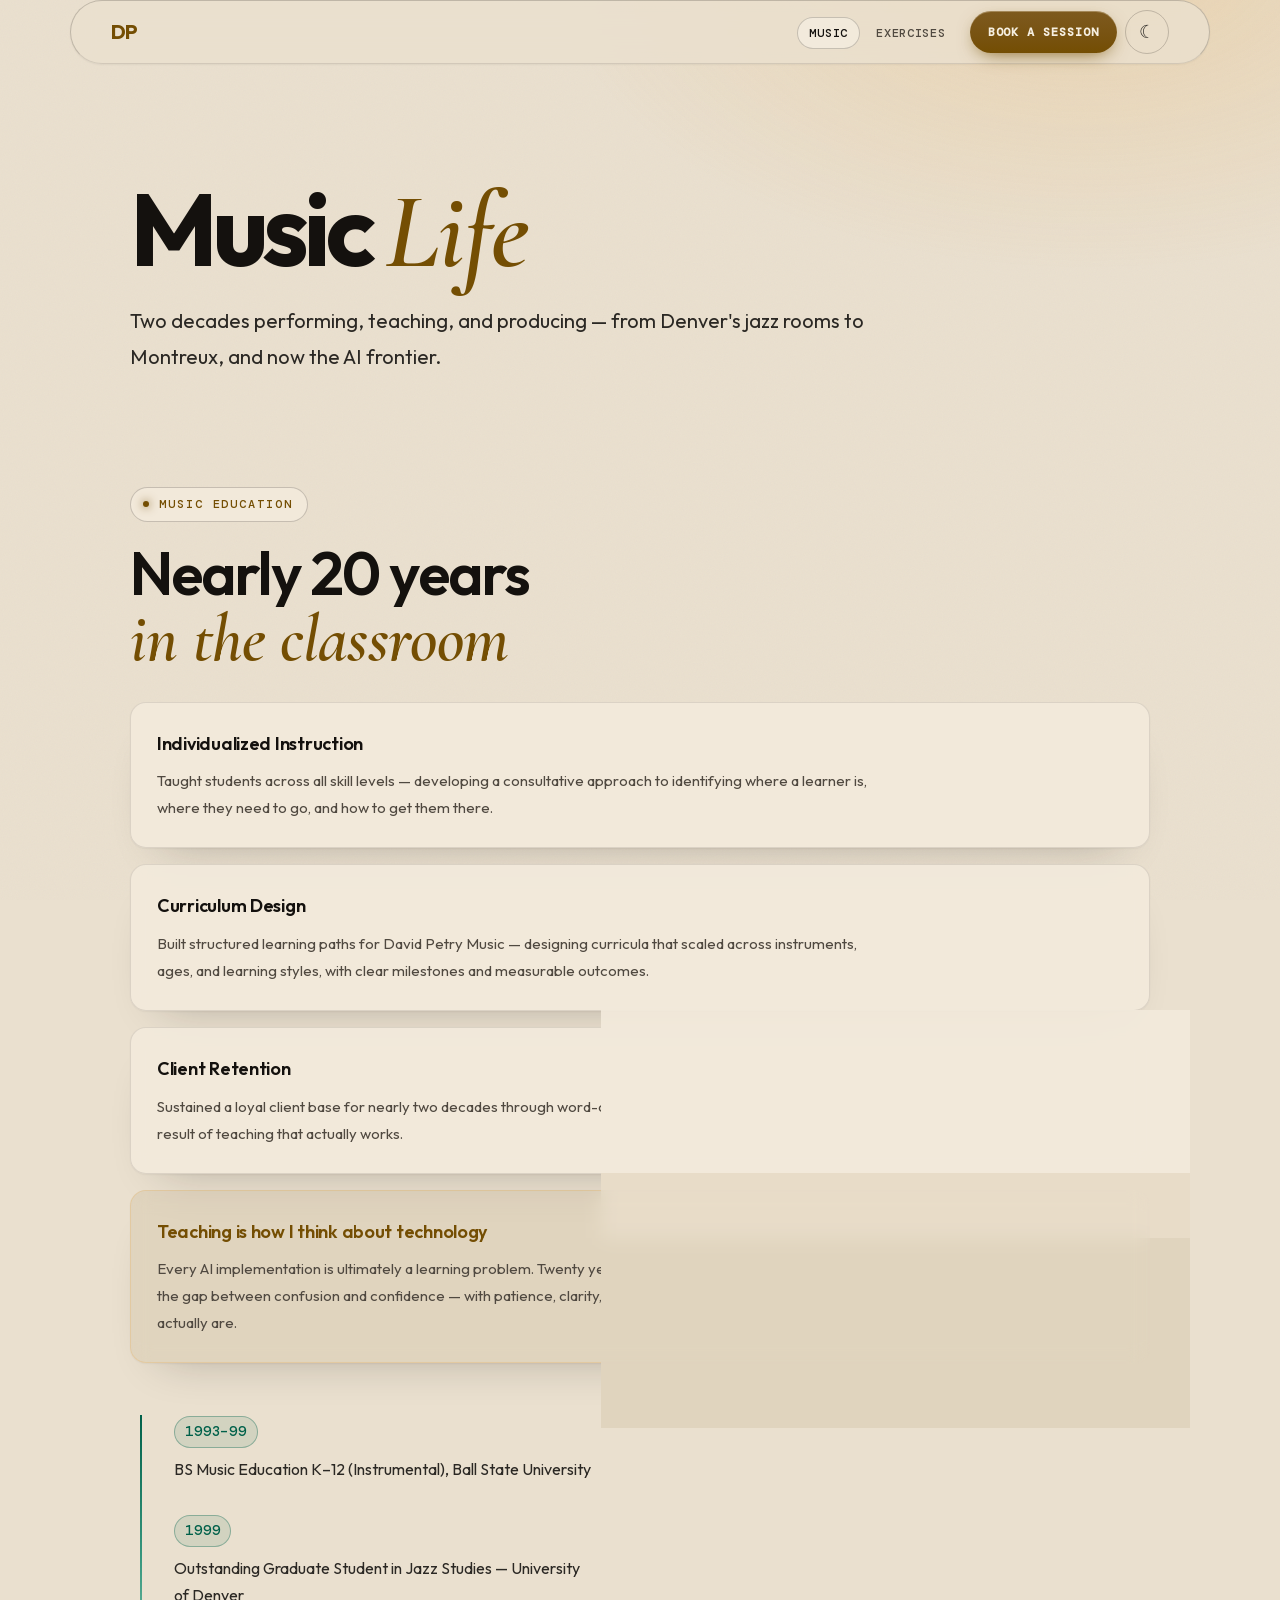
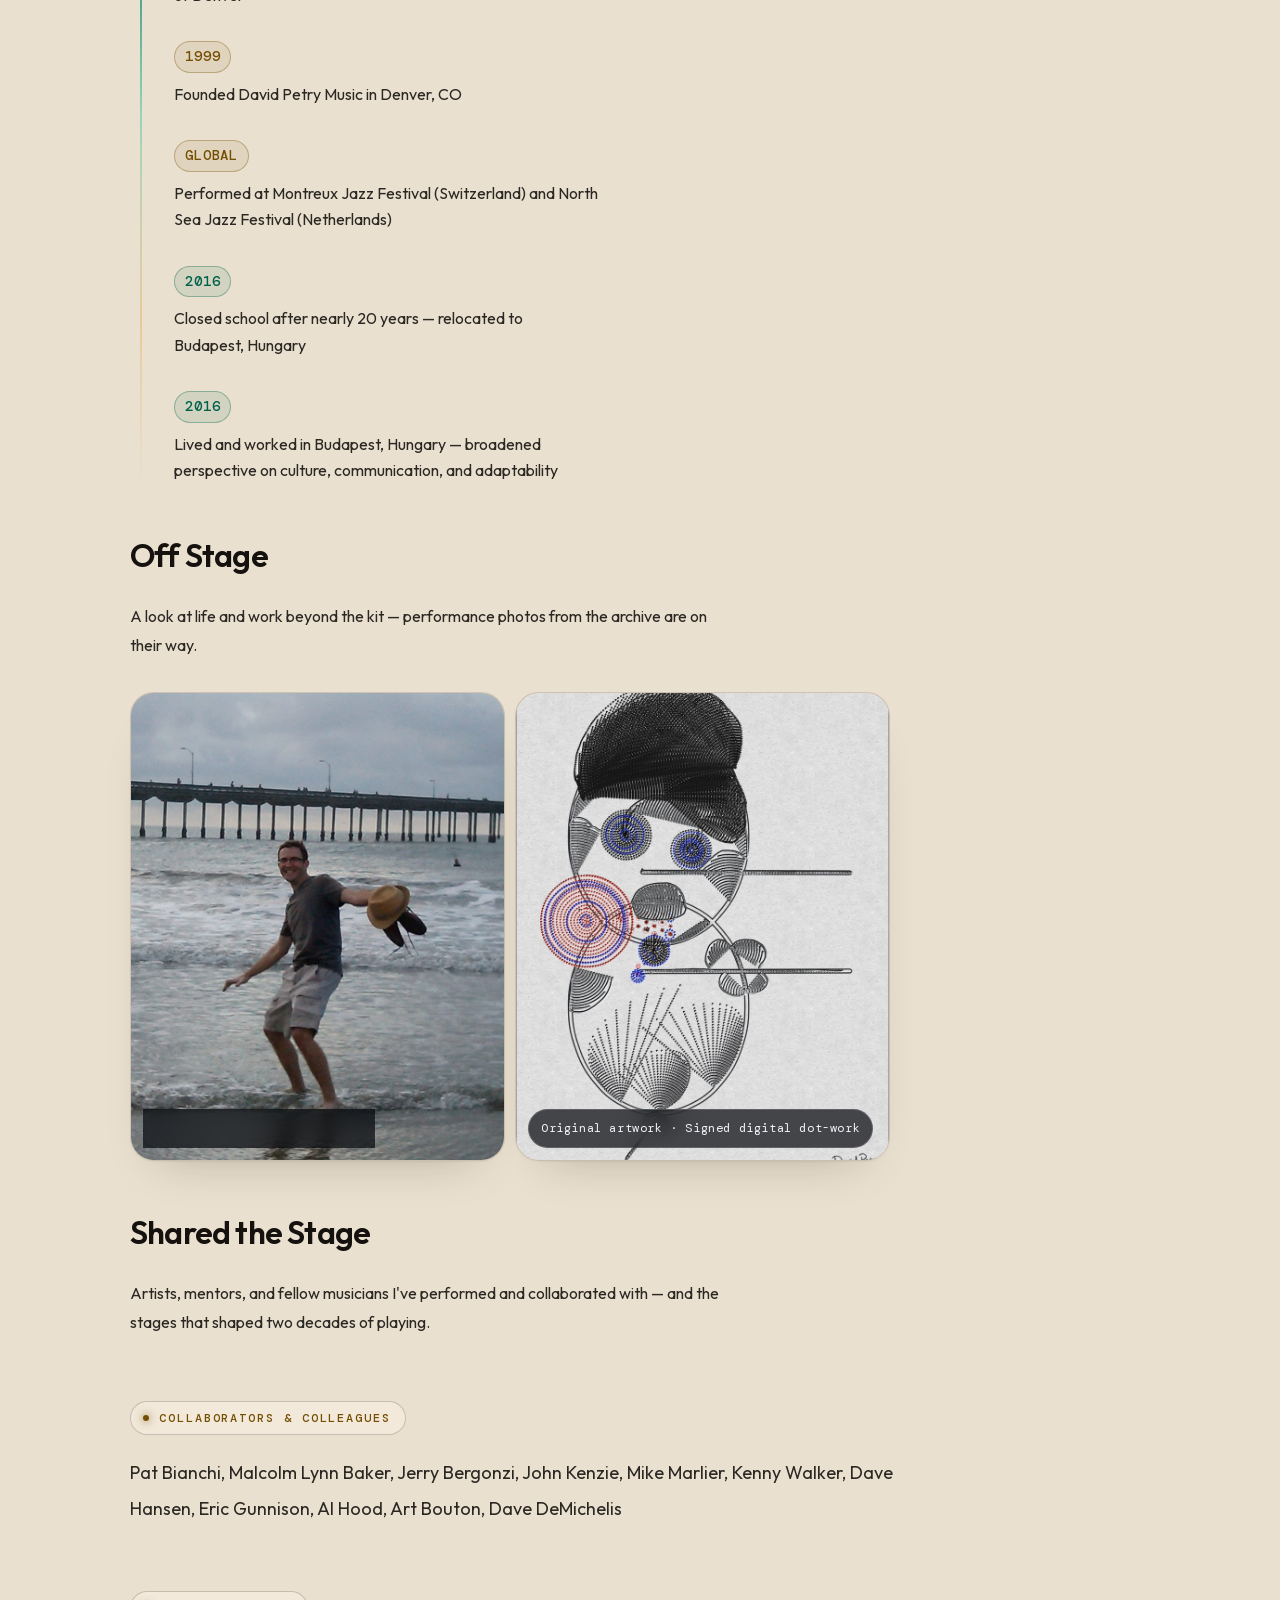
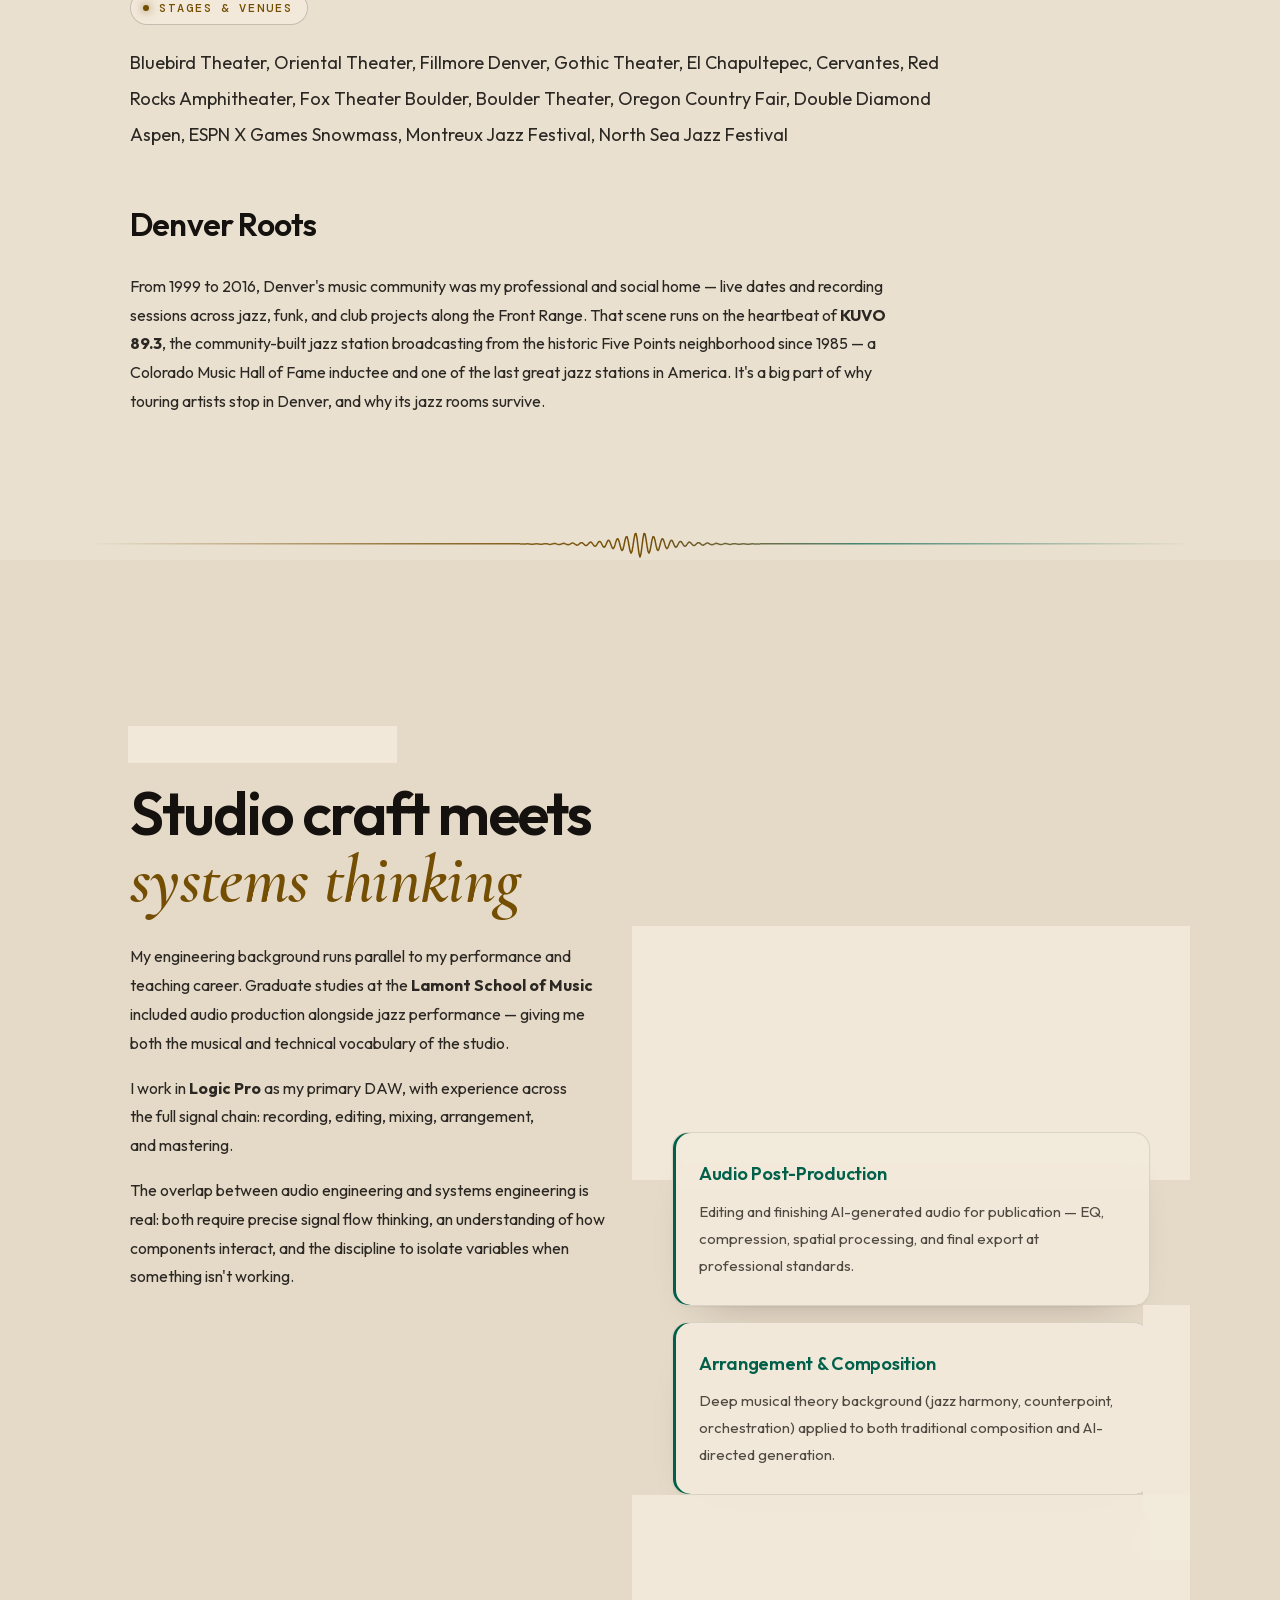
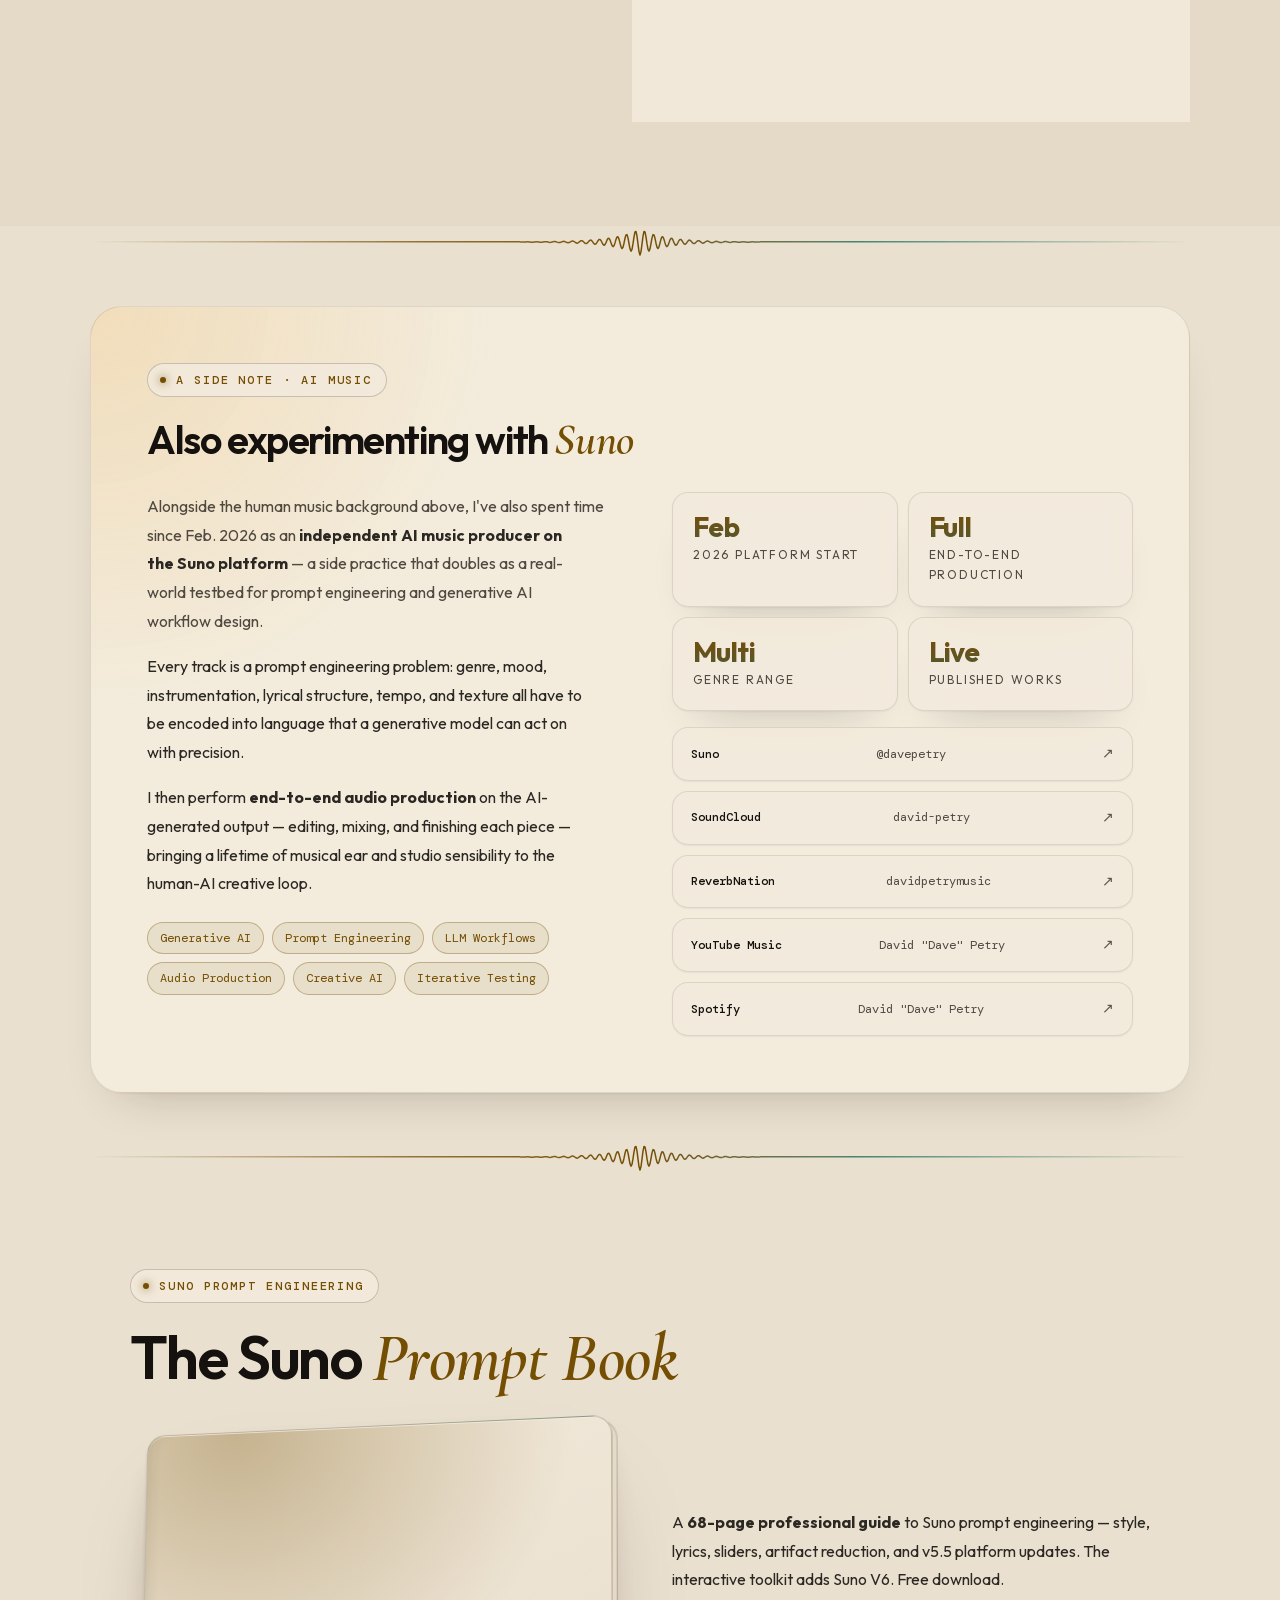
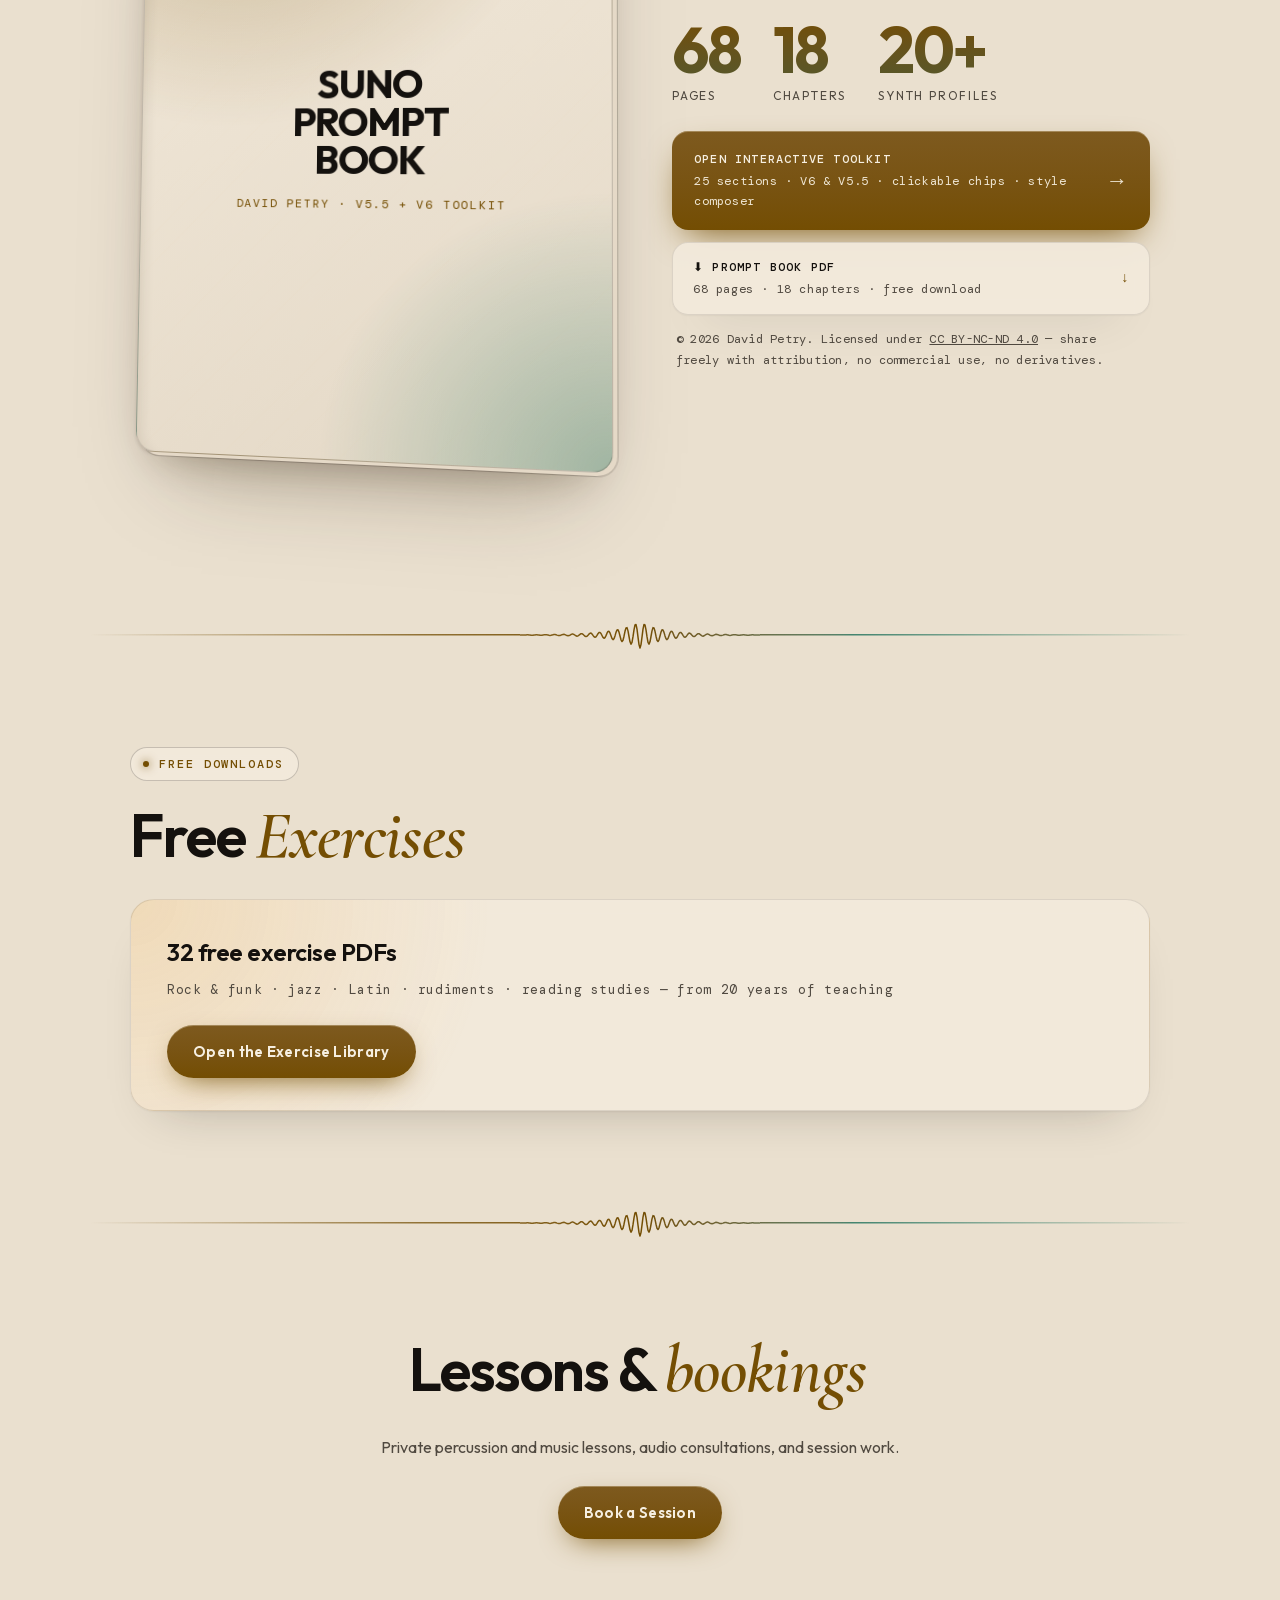
<file: music.html>
<!DOCTYPE html>
<html lang="en" class="page-music">
<head>
<meta charset="UTF-8">
<meta name="viewport" content="width=device-width, initial-scale=1.0, viewport-fit=cover">
<title>Music — David Petry | Drummer, Percussionist, Audio Engineer &amp; Producer, Denver</title>
<meta name="description" content="David Petry — professional drummer, percussionist, audio engineer and producer. 20 years teaching and performing: Montreux and North Sea Jazz Festivals, Netflix and PBS sync credits, Denver jazz scene, AI music production on Suno.">
<meta property="og:title" content="Music — David Petry">
<meta property="og:description" content="Two decades of performance, education, and studio work — plus AI music production on Suno.">
<meta property="og:type" content="website">
<link rel="icon" href="data:image/svg+xml,%3Csvg xmlns='http://www.w3.org/2000/svg' viewBox='0 0 100 100'%3E%3Crect width='100' height='100' fill='%23080a0e'/%3E%3Ctext x='50' y='68' font-size='56' font-family='Georgia,serif' font-style='italic' fill='%23e8a030' text-anchor='middle'%3EDP%3C/text%3E%3C/svg%3E">
<link rel="preload" href="fonts/outfit-300-700-latin.woff2" as="font" type="font/woff2" crossorigin>
<link rel="stylesheet" href="fonts/fonts.css">
<meta property="og:image" content="https://david-petry.netlify.app/og-card.jpg">
<meta property="og:image:width" content="1200">
<meta property="og:image:height" content="630">
<meta name="twitter:card" content="summary_large_image">
<meta name="color-scheme" content="dark light">
<script src="js/theme-init.js"></script>
<link rel="stylesheet" href="site.css">
</head>
<body>
<a href="#main-content" class="skip-link">Skip to main content</a>
<nav class="mini-nav" aria-label="Site">
  <a href="index.html" class="mini-logo" aria-label="DP, David Petry home">DP</a>
  <ul class="mini-links">
    <li><a href="music.html" class="current" aria-current="page">Music</a></li>
    <li><a href="drum-exercises.html">Exercises</a></li>
    <li><a href="index.html#lessons" class="mini-cta">Book a Session</a></li>
    <li><button type="button" class="theme-toggle" id="themeToggle" aria-label="Switch to light theme"><span aria-hidden="true">&#9728;</span></button></li>
  </ul>
</nav>
<main id="main-content">
<div class="pagehead">
  <h1>Music <em>Life</em></h1>
  <p class="lede">Two decades performing, teaching, and producing — from Denver's jazz rooms to Montreux, and now the AI frontier.</p>
</div>

<section id="music-education">
  <div class="section-label">Music Education</div>
  <h2>Nearly 20 years<br><em>in the classroom</em></h2>
  <div class="ed-grid">
    <div class="ed-cards reveal">
      <div class="ed-card">
        <h3>Individualized Instruction</h3>
        <p>Taught students across all skill levels — developing a consultative approach to identifying where a learner is, where they need to go, and how to get them there.</p>
      </div>
      <div class="ed-card">
        <h3>Curriculum Design</h3>
        <p>Built structured learning paths for David Petry Music — designing curricula that scaled across instruments, ages, and learning styles, with clear milestones and measurable outcomes.</p>
      </div>
      <div class="ed-card">
        <h3>Client Retention</h3>
        <p>Sustained a loyal client base for nearly two decades through word-of-mouth reputation alone — a direct result of teaching that actually works.</p>
      </div>
      <div class="ed-card is-key">
        <h3>Teaching is how I think about technology</h3>
        <p>Every AI implementation is ultimately a learning problem. Twenty years of teaching taught me how to close the gap between confusion and confidence — with patience, clarity, and deep respect for where people actually are.</p>
      </div>
    </div>
    <div class="timeline reveal">
      <div class="timeline-item">
        <div class="timeline-year">1993–99</div>
        <p>BS Music Education K–12 (Instrumental), Ball State University</p>
      </div>
      <div class="timeline-item">
        <div class="timeline-year">1999</div>
        <p>Outstanding Graduate Student in Jazz Studies — University of Denver</p>
      </div>
      <div class="timeline-item milestone">
        <div class="timeline-year">1999</div>
        <p>Founded David Petry Music in Denver, CO</p>
      </div>
      <div class="timeline-item milestone">
        <div class="timeline-year">Global</div>
        <p>Performed at Montreux Jazz Festival (Switzerland) and North Sea Jazz Festival (Netherlands)</p>
      </div>
      <div class="timeline-item">
        <div class="timeline-year">2016</div>
        <p>Closed school after nearly 20 years — relocated to Budapest, Hungary</p>
      </div>
      <div class="timeline-item">
        <div class="timeline-year">2016</div>
        <p>Lived and worked in Budapest, Hungary — broadened perspective on culture, communication, and adaptability</p>
      </div>
    </div>
  </div>

<div id="gallery" class="music-sub">
<h3 class="subhead">Off Stage</h3>
  <p class="section-note">A look at life and work beyond the kit — performance photos from the archive are on their way.</p>
  <div class="gallery-grid reveal">
    <div class="gallery-tile">
      <img src="gallery-beach.jpg" alt="Dave Petry walking in the surf at Ocean Beach pier, San Diego, holding a hat" loading="lazy">
      <div class="gallery-caption">Ocean Beach · San Diego, CA</div>
    </div>
    <div class="gallery-tile">
      <img src="gallery-artwork.jpg" alt="Original digital dot-work portrait artwork, signed David Petry" loading="lazy">
      <div class="gallery-caption">Original artwork · Signed digital dot-work</div>
    </div>
  </div>
</div>
<div id="shared-stage" class="music-sub">
<h3 class="subhead">Shared the Stage</h3>
  <p class="section-note">Artists, mentors, and fellow musicians I've performed and collaborated with — and the stages that shaped two decades of playing.</p>

  <div class="section-label" role="heading" aria-level="4">Collaborators &amp; Colleagues</div>
  <p class="collab-list reveal">
    Pat Bianchi, Malcolm Lynn Baker, Jerry Bergonzi, John Kenzie, Mike Marlier, Kenny Walker, Dave Hansen, Eric Gunnison, Al Hood, Art Bouton, Dave DeMichelis
  </p>

  <div class="section-label" role="heading" aria-level="4">Stages &amp; Venues</div>
  <p class="collab-list reveal">
    Bluebird Theater, Oriental Theater, Fillmore Denver, Gothic Theater, El Chapultepec, Cervantes, Red Rocks Amphitheater, Fox Theater Boulder, Boulder Theater, Oregon Country Fair, Double Diamond Aspen, ESPN X Games Snowmass, Montreux Jazz Festival, North Sea Jazz Festival
  </p>
</div>
<div id="denver-roots" class="music-sub">
<h3 class="subhead">Denver Roots</h3>
  <p>From 1999 to 2016, Denver's music community was my professional and social home — live dates and recording sessions across jazz, funk, and club projects along the Front Range. That scene runs on the heartbeat of <strong>KUVO 89.3</strong>, the community-built jazz station broadcasting from the historic Five Points neighborhood since 1985 — a Colorado Music Hall of Fame inductee and one of the last great jazz stations in America. It's a big part of why touring artists stop in Denver, and why its jazz rooms survive.</p>
</div>

</section>

<div class="divider"></div>

<div id="music-engineering">
<section class="eng-inner">
  <div class="section-label">Audio Engineer &amp; Producer</div>
  <h2>Studio craft meets<br><em>systems thinking</em></h2>
  <div class="eng-grid">
    <div class="reveal">
      <p>My engineering background runs parallel to my performance and teaching career. Graduate studies at the <strong>Lamont School of Music</strong> included audio production alongside jazz performance — giving me both the musical and technical vocabulary of the studio.</p>
      <p>I work in <strong>Logic Pro</strong> as my primary DAW, with experience across the full signal chain: recording, editing, mixing, arrangement, and mastering.</p>
      <p>The overlap between audio engineering and systems engineering is real: both require precise signal flow thinking, an understanding of how components interact, and the discipline to isolate variables when something isn't working.</p>
    </div>
    <div class="eng-cards reveal">
      <div class="eng-card">
        <h3>Logic Pro / DAW Production</h3>
        <p>Full-cycle production in Logic Pro — recording, MIDI sequencing, mixing, mastering, and sound design across multiple genres.</p>
      </div>
      <div class="eng-card">
        <h3>Audio Post-Production</h3>
        <p>Editing and finishing AI-generated audio for publication — EQ, compression, spatial processing, and final export at professional standards.</p>
      </div>
      <div class="eng-card">
        <h3>Arrangement & Composition</h3>
        <p>Deep musical theory background (jazz harmony, counterpoint, orchestration) applied to both traditional composition and AI-directed generation.</p>
      </div>
      <div class="eng-card">
        <h3>Signal Chain & Systems Thinking</h3>
        <p>Understanding how audio flows through a system maps directly to data pipelines, network architecture, and AI workflow design.</p>
      </div>
    </div>
  </div>
</section>
</div>

<div class="divider"></div>

<div id="suno">
<section class="suno-inner">
  <div class="section-label">A Side Note · AI Music</div>
  <h2>Also experimenting with <em>Suno</em></h2>
  <div class="suno-grid">
    <div class="reveal">
      <p class="suno-lead">Alongside the human music background above, I've also spent time since Feb. 2026 as an <strong>independent AI music producer on the Suno platform</strong> — a side practice that doubles as a real-world testbed for prompt engineering and generative AI workflow design.</p>
      <p>Every track is a prompt engineering problem: genre, mood, instrumentation, lyrical structure, tempo, and texture all have to be encoded into language that a generative model can act on with precision.</p>
      <p>I then perform <strong>end-to-end audio production</strong> on the AI-generated output — editing, mixing, and finishing each piece — bringing a lifetime of musical ear and studio sensibility to the human-AI creative loop.</p>
      <div class="suno-tags">
        <span class="suno-tag">Generative AI</span>
        <span class="suno-tag">Prompt Engineering</span>
        <span class="suno-tag">LLM Workflows</span>
        <span class="suno-tag">Audio Production</span>
        <span class="suno-tag">Creative AI</span>
        <span class="suno-tag">Iterative Testing</span>
      </div>
    </div>
    <div class="reveal">
      <div class="suno-stats">
        <div class="suno-stat">
          <div class="suno-stat-val">Feb</div>
          <div class="suno-stat-label">2026 Platform Start</div>
        </div>
        <div class="suno-stat">
          <div class="suno-stat-val">Full</div>
          <div class="suno-stat-label">End-to-End Production</div>
        </div>
        <div class="suno-stat">
          <div class="suno-stat-val">Multi</div>
          <div class="suno-stat-label">Genre Range</div>
        </div>
        <div class="suno-stat">
          <div class="suno-stat-val">Live</div>
          <div class="suno-stat-label">Published Works</div>
        </div>
      </div>
      <div class="platforms">
        <a href="https://suno.com/@davepetry" target="_blank" rel="noopener noreferrer" class="platform-link">
          <span class="platform-name">Suno</span>
          <span class="platform-handle">@davepetry</span>
          <span class="platform-arrow">↗</span>
        </a>
        <a href="https://soundcloud.com/david-petry" target="_blank" rel="noopener noreferrer" class="platform-link">
          <span class="platform-name">SoundCloud</span>
          <span class="platform-handle">david-petry</span>
          <span class="platform-arrow">↗</span>
        </a>
        <a href="https://www.reverbnation.com/davidpetrymusic" target="_blank" rel="noopener noreferrer" class="platform-link">
          <span class="platform-name">ReverbNation</span>
          <span class="platform-handle">davidpetrymusic</span>
          <span class="platform-arrow">↗</span>
        </a>
        <a href="https://music.youtube.com/channel/UC1Dmi4kBZ2vmu-TKb568ZZQ" target="_blank" rel="noopener noreferrer" class="platform-link">
          <span class="platform-name">YouTube Music</span>
          <span class="platform-handle">David "Dave" Petry</span>
          <span class="platform-arrow">↗</span>
        </a>
        <a href="https://open.spotify.com/artist/6vH4LIQKIsUnqdETGEliLf?si=-9P-3sjLTHigbRDdm2ow1g" target="_blank" rel="noopener noreferrer" class="platform-link">
          <span class="platform-name">Spotify</span>
          <span class="platform-handle">David "Dave" Petry</span>
          <span class="platform-arrow">↗</span>
        </a>
      </div>
    </div>
  </div>
</section>
</div>

<div class="divider"></div>

<section id="prompt-book">
  <div class="section-label">Suno Prompt Engineering</div>
  <h2>The Suno <em>Prompt Book</em></h2>
  <div class="book-hero reveal">
    <a class="book-cover" href="SUNO_prompt_book_David_Petry.pdf" aria-label="Suno Prompt Book David Petry · V5.5 + V6 Toolkit — read the PDF (68 pages)">
      <div class="book-cover-title">SUNO<br>PROMPT<br>BOOK</div>
      <div class="book-cover-sub">David Petry · V5.5 + V6 Toolkit</div>
    </a>
    <div>
      <p>A <strong>68-page professional guide</strong> to Suno prompt engineering — style, lyrics, sliders, artifact reduction, and v5.5 platform updates. The interactive toolkit adds Suno V6. Free download.</p>
      <div class="book-stats">
        <div>
          <div class="book-stat-val">68</div>
          <div class="book-stat-label">Pages</div>
        </div>
        <div>
          <div class="book-stat-val">18</div>
          <div class="book-stat-label">Chapters</div>
        </div>
        <div>
          <div class="book-stat-val">20+</div>
          <div class="book-stat-label">Synth Profiles</div>
        </div>
      </div>
      <div class="book-actions">

        <!-- Primary CTA: Interactive Toolkit -->
        <a href="suno-toolkit.html" class="book-cta">
          <div class="book-cta-text">
            <span class="book-cta-label">Open Interactive Toolkit</span>
            <span class="book-cta-sub">25 sections · V6 &amp; V5.5 · clickable chips · style composer</span>
          </div>
          <span class="book-cta-arrow" aria-hidden="true">→</span>
        </a>

        <!-- Secondary: Download PDF (free) -->
        <a href="SUNO_prompt_book_David_Petry.pdf" download class="book-dl">
          <div class="book-cta-text">
            <span class="book-dl-label">⬇ Prompt Book PDF</span>
            <span class="book-dl-sub">68 pages · 18 chapters · free download</span>
          </div>
          <span class="book-dl-arrow" aria-hidden="true">↓</span>
        </a>

        <p class="book-license">© 2026 David Petry. Licensed under <a href="https://creativecommons.org/licenses/by-nc-nd/4.0/" target="_blank" rel="noopener">CC BY-NC-ND 4.0</a> — share freely with attribution, no commercial use, no derivatives.</p>

      </div>
    </div>
  </div>

</section>

<div class="divider"></div>

<section id="drum-exercises">
  <div class="section-label">Free Downloads</div>
  <h2>Free <em>Exercises</em></h2>
  <div class="cta-band is-tight reveal">
    <div>
      <div class="cta-band-title">32 free exercise PDFs</div>
      <div class="cta-band-sub">Rock &amp; funk · jazz · Latin · rudiments · reading studies — from 20 years of teaching</div>
    </div>
    <a href="drum-exercises.html" class="btn-primary">Open the Exercise Library</a>
  </div>
</section>

<div class="divider"></div>

<section class="closing">
  <h2>Lessons &amp; <em>bookings</em></h2>
  <p>Private percussion and music lessons, audio consultations, and session work.</p>
  <a href="index.html#lessons" class="btn-primary">Book a Session</a>
</section>

<a href="#main-content" id="backToTop" class="back-to-top" aria-label="Back to top">↑</a>
</main>
<script src="js/music-reveal.js"></script>
<script src="js/back-to-top.js"></script>
<script src="js/theme-toggle.js"></script>
<script src="site.js" defer></script>
</body>
</html>
</file>
<file: fonts/fonts.css>
/* Self-hosted web fonts: DM Mono, Cormorant Garamond, Outfit.
   From Google Fonts, latin and latin-ext subsets only. Serving them from this
   site means visitors' browsers make no request to Google. Licences: OFL-*.txt
   in this folder (SIL Open Font License 1.1). A browser only downloads the
   files for faces a page actually uses. */

/* latin-ext */
@font-face {
  font-family: 'Cormorant Garamond';
  font-style: italic;
  font-weight: 400;
  font-display: swap;
  src: url(./cormorant-garamond-400-600-italic-latin-ext.woff2) format('woff2');
  unicode-range: U+0100-02BA, U+02BD-02C5, U+02C7-02CC, U+02CE-02D7, U+02DD-02FF, U+0304, U+0308, U+0329, U+1D00-1DBF, U+1E00-1E9F, U+1EF2-1EFF, U+2020, U+20A0-20AB, U+20AD-20C4, U+2113, U+2C60-2C7F, U+A720-A7FF;
}
/* latin */
@font-face {
  font-family: 'Cormorant Garamond';
  font-style: italic;
  font-weight: 400;
  font-display: swap;
  src: url(./cormorant-garamond-400-600-italic-latin.woff2) format('woff2');
  unicode-range: U+0000-00FF, U+0131, U+0152-0153, U+02BB-02BC, U+02C6, U+02DA, U+02DC, U+0304, U+0308, U+0329, U+2000-206F, U+20AC, U+2122, U+2191, U+2193, U+2212, U+2215, U+FEFF, U+FFFD;
}
/* latin-ext */
@font-face {
  font-family: 'Cormorant Garamond';
  font-style: italic;
  font-weight: 600;
  font-display: swap;
  src: url(./cormorant-garamond-400-600-italic-latin-ext.woff2) format('woff2');
  unicode-range: U+0100-02BA, U+02BD-02C5, U+02C7-02CC, U+02CE-02D7, U+02DD-02FF, U+0304, U+0308, U+0329, U+1D00-1DBF, U+1E00-1E9F, U+1EF2-1EFF, U+2020, U+20A0-20AB, U+20AD-20C4, U+2113, U+2C60-2C7F, U+A720-A7FF;
}
/* latin */
@font-face {
  font-family: 'Cormorant Garamond';
  font-style: italic;
  font-weight: 600;
  font-display: swap;
  src: url(./cormorant-garamond-400-600-italic-latin.woff2) format('woff2');
  unicode-range: U+0000-00FF, U+0131, U+0152-0153, U+02BB-02BC, U+02C6, U+02DA, U+02DC, U+0304, U+0308, U+0329, U+2000-206F, U+20AC, U+2122, U+2191, U+2193, U+2212, U+2215, U+FEFF, U+FFFD;
}
/* latin-ext */
@font-face {
  font-family: 'Cormorant Garamond';
  font-style: normal;
  font-weight: 400;
  font-display: swap;
  src: url(./cormorant-garamond-400-700-latin-ext.woff2) format('woff2');
  unicode-range: U+0100-02BA, U+02BD-02C5, U+02C7-02CC, U+02CE-02D7, U+02DD-02FF, U+0304, U+0308, U+0329, U+1D00-1DBF, U+1E00-1E9F, U+1EF2-1EFF, U+2020, U+20A0-20AB, U+20AD-20C4, U+2113, U+2C60-2C7F, U+A720-A7FF;
}
/* latin */
@font-face {
  font-family: 'Cormorant Garamond';
  font-style: normal;
  font-weight: 400;
  font-display: swap;
  src: url(./cormorant-garamond-400-700-latin.woff2) format('woff2');
  unicode-range: U+0000-00FF, U+0131, U+0152-0153, U+02BB-02BC, U+02C6, U+02DA, U+02DC, U+0304, U+0308, U+0329, U+2000-206F, U+20AC, U+2122, U+2191, U+2193, U+2212, U+2215, U+FEFF, U+FFFD;
}
/* latin-ext */
@font-face {
  font-family: 'Cormorant Garamond';
  font-style: normal;
  font-weight: 600;
  font-display: swap;
  src: url(./cormorant-garamond-400-700-latin-ext.woff2) format('woff2');
  unicode-range: U+0100-02BA, U+02BD-02C5, U+02C7-02CC, U+02CE-02D7, U+02DD-02FF, U+0304, U+0308, U+0329, U+1D00-1DBF, U+1E00-1E9F, U+1EF2-1EFF, U+2020, U+20A0-20AB, U+20AD-20C4, U+2113, U+2C60-2C7F, U+A720-A7FF;
}
/* latin */
@font-face {
  font-family: 'Cormorant Garamond';
  font-style: normal;
  font-weight: 600;
  font-display: swap;
  src: url(./cormorant-garamond-400-700-latin.woff2) format('woff2');
  unicode-range: U+0000-00FF, U+0131, U+0152-0153, U+02BB-02BC, U+02C6, U+02DA, U+02DC, U+0304, U+0308, U+0329, U+2000-206F, U+20AC, U+2122, U+2191, U+2193, U+2212, U+2215, U+FEFF, U+FFFD;
}
/* latin-ext */
@font-face {
  font-family: 'Cormorant Garamond';
  font-style: normal;
  font-weight: 700;
  font-display: swap;
  src: url(./cormorant-garamond-400-700-latin-ext.woff2) format('woff2');
  unicode-range: U+0100-02BA, U+02BD-02C5, U+02C7-02CC, U+02CE-02D7, U+02DD-02FF, U+0304, U+0308, U+0329, U+1D00-1DBF, U+1E00-1E9F, U+1EF2-1EFF, U+2020, U+20A0-20AB, U+20AD-20C4, U+2113, U+2C60-2C7F, U+A720-A7FF;
}
/* latin */
@font-face {
  font-family: 'Cormorant Garamond';
  font-style: normal;
  font-weight: 700;
  font-display: swap;
  src: url(./cormorant-garamond-400-700-latin.woff2) format('woff2');
  unicode-range: U+0000-00FF, U+0131, U+0152-0153, U+02BB-02BC, U+02C6, U+02DA, U+02DC, U+0304, U+0308, U+0329, U+2000-206F, U+20AC, U+2122, U+2191, U+2193, U+2212, U+2215, U+FEFF, U+FFFD;
}
/* latin-ext */
@font-face {
  font-family: 'DM Mono';
  font-style: italic;
  font-weight: 400;
  font-display: swap;
  src: url(./dm-mono-400-italic-latin-ext.woff2) format('woff2');
  unicode-range: U+0100-02BA, U+02BD-02C5, U+02C7-02CC, U+02CE-02D7, U+02DD-02FF, U+0304, U+0308, U+0329, U+1D00-1DBF, U+1E00-1E9F, U+1EF2-1EFF, U+2020, U+20A0-20AB, U+20AD-20C4, U+2113, U+2C60-2C7F, U+A720-A7FF;
}
/* latin */
@font-face {
  font-family: 'DM Mono';
  font-style: italic;
  font-weight: 400;
  font-display: swap;
  src: url(./dm-mono-400-italic-latin.woff2) format('woff2');
  unicode-range: U+0000-00FF, U+0131, U+0152-0153, U+02BB-02BC, U+02C6, U+02DA, U+02DC, U+0304, U+0308, U+0329, U+2000-206F, U+20AC, U+2122, U+2191, U+2193, U+2212, U+2215, U+FEFF, U+FFFD;
}
/* latin-ext */
@font-face {
  font-family: 'DM Mono';
  font-style: normal;
  font-weight: 300;
  font-display: swap;
  src: url(./dm-mono-300-latin-ext.woff2) format('woff2');
  unicode-range: U+0100-02BA, U+02BD-02C5, U+02C7-02CC, U+02CE-02D7, U+02DD-02FF, U+0304, U+0308, U+0329, U+1D00-1DBF, U+1E00-1E9F, U+1EF2-1EFF, U+2020, U+20A0-20AB, U+20AD-20C4, U+2113, U+2C60-2C7F, U+A720-A7FF;
}
/* latin */
@font-face {
  font-family: 'DM Mono';
  font-style: normal;
  font-weight: 300;
  font-display: swap;
  src: url(./dm-mono-300-latin.woff2) format('woff2');
  unicode-range: U+0000-00FF, U+0131, U+0152-0153, U+02BB-02BC, U+02C6, U+02DA, U+02DC, U+0304, U+0308, U+0329, U+2000-206F, U+20AC, U+2122, U+2191, U+2193, U+2212, U+2215, U+FEFF, U+FFFD;
}
/* latin-ext */
@font-face {
  font-family: 'DM Mono';
  font-style: normal;
  font-weight: 400;
  font-display: swap;
  src: url(./dm-mono-400-latin-ext.woff2) format('woff2');
  unicode-range: U+0100-02BA, U+02BD-02C5, U+02C7-02CC, U+02CE-02D7, U+02DD-02FF, U+0304, U+0308, U+0329, U+1D00-1DBF, U+1E00-1E9F, U+1EF2-1EFF, U+2020, U+20A0-20AB, U+20AD-20C4, U+2113, U+2C60-2C7F, U+A720-A7FF;
}
/* latin */
@font-face {
  font-family: 'DM Mono';
  font-style: normal;
  font-weight: 400;
  font-display: swap;
  src: url(./dm-mono-400-latin.woff2) format('woff2');
  unicode-range: U+0000-00FF, U+0131, U+0152-0153, U+02BB-02BC, U+02C6, U+02DA, U+02DC, U+0304, U+0308, U+0329, U+2000-206F, U+20AC, U+2122, U+2191, U+2193, U+2212, U+2215, U+FEFF, U+FFFD;
}
/* latin-ext */
@font-face {
  font-family: 'DM Mono';
  font-style: normal;
  font-weight: 500;
  font-display: swap;
  src: url(./dm-mono-500-latin-ext.woff2) format('woff2');
  unicode-range: U+0100-02BA, U+02BD-02C5, U+02C7-02CC, U+02CE-02D7, U+02DD-02FF, U+0304, U+0308, U+0329, U+1D00-1DBF, U+1E00-1E9F, U+1EF2-1EFF, U+2020, U+20A0-20AB, U+20AD-20C4, U+2113, U+2C60-2C7F, U+A720-A7FF;
}
/* latin */
@font-face {
  font-family: 'DM Mono';
  font-style: normal;
  font-weight: 500;
  font-display: swap;
  src: url(./dm-mono-500-latin.woff2) format('woff2');
  unicode-range: U+0000-00FF, U+0131, U+0152-0153, U+02BB-02BC, U+02C6, U+02DA, U+02DC, U+0304, U+0308, U+0329, U+2000-206F, U+20AC, U+2122, U+2191, U+2193, U+2212, U+2215, U+FEFF, U+FFFD;
}
/* latin-ext */
@font-face {
  font-family: 'Outfit';
  font-style: normal;
  font-weight: 300;
  font-display: swap;
  src: url(./outfit-300-700-latin-ext.woff2) format('woff2');
  unicode-range: U+0100-02BA, U+02BD-02C5, U+02C7-02CC, U+02CE-02D7, U+02DD-02FF, U+0304, U+0308, U+0329, U+1D00-1DBF, U+1E00-1E9F, U+1EF2-1EFF, U+2020, U+20A0-20AB, U+20AD-20C4, U+2113, U+2C60-2C7F, U+A720-A7FF;
}
/* latin */
@font-face {
  font-family: 'Outfit';
  font-style: normal;
  font-weight: 300;
  font-display: swap;
  src: url(./outfit-300-700-latin.woff2) format('woff2');
  unicode-range: U+0000-00FF, U+0131, U+0152-0153, U+02BB-02BC, U+02C6, U+02DA, U+02DC, U+0304, U+0308, U+0329, U+2000-206F, U+20AC, U+2122, U+2191, U+2193, U+2212, U+2215, U+FEFF, U+FFFD;
}
/* latin-ext */
@font-face {
  font-family: 'Outfit';
  font-style: normal;
  font-weight: 400;
  font-display: swap;
  src: url(./outfit-300-700-latin-ext.woff2) format('woff2');
  unicode-range: U+0100-02BA, U+02BD-02C5, U+02C7-02CC, U+02CE-02D7, U+02DD-02FF, U+0304, U+0308, U+0329, U+1D00-1DBF, U+1E00-1E9F, U+1EF2-1EFF, U+2020, U+20A0-20AB, U+20AD-20C4, U+2113, U+2C60-2C7F, U+A720-A7FF;
}
/* latin */
@font-face {
  font-family: 'Outfit';
  font-style: normal;
  font-weight: 400;
  font-display: swap;
  src: url(./outfit-300-700-latin.woff2) format('woff2');
  unicode-range: U+0000-00FF, U+0131, U+0152-0153, U+02BB-02BC, U+02C6, U+02DA, U+02DC, U+0304, U+0308, U+0329, U+2000-206F, U+20AC, U+2122, U+2191, U+2193, U+2212, U+2215, U+FEFF, U+FFFD;
}
/* latin-ext */
@font-face {
  font-family: 'Outfit';
  font-style: normal;
  font-weight: 500;
  font-display: swap;
  src: url(./outfit-300-700-latin-ext.woff2) format('woff2');
  unicode-range: U+0100-02BA, U+02BD-02C5, U+02C7-02CC, U+02CE-02D7, U+02DD-02FF, U+0304, U+0308, U+0329, U+1D00-1DBF, U+1E00-1E9F, U+1EF2-1EFF, U+2020, U+20A0-20AB, U+20AD-20C4, U+2113, U+2C60-2C7F, U+A720-A7FF;
}
/* latin */
@font-face {
  font-family: 'Outfit';
  font-style: normal;
  font-weight: 500;
  font-display: swap;
  src: url(./outfit-300-700-latin.woff2) format('woff2');
  unicode-range: U+0000-00FF, U+0131, U+0152-0153, U+02BB-02BC, U+02C6, U+02DA, U+02DC, U+0304, U+0308, U+0329, U+2000-206F, U+20AC, U+2122, U+2191, U+2193, U+2212, U+2215, U+FEFF, U+FFFD;
}
/* latin-ext */
@font-face {
  font-family: 'Outfit';
  font-style: normal;
  font-weight: 600;
  font-display: swap;
  src: url(./outfit-300-700-latin-ext.woff2) format('woff2');
  unicode-range: U+0100-02BA, U+02BD-02C5, U+02C7-02CC, U+02CE-02D7, U+02DD-02FF, U+0304, U+0308, U+0329, U+1D00-1DBF, U+1E00-1E9F, U+1EF2-1EFF, U+2020, U+20A0-20AB, U+20AD-20C4, U+2113, U+2C60-2C7F, U+A720-A7FF;
}
/* latin */
@font-face {
  font-family: 'Outfit';
  font-style: normal;
  font-weight: 600;
  font-display: swap;
  src: url(./outfit-300-700-latin.woff2) format('woff2');
  unicode-range: U+0000-00FF, U+0131, U+0152-0153, U+02BB-02BC, U+02C6, U+02DA, U+02DC, U+0304, U+0308, U+0329, U+2000-206F, U+20AC, U+2122, U+2191, U+2193, U+2212, U+2215, U+FEFF, U+FFFD;
}
/* latin-ext */
@font-face {
  font-family: 'Outfit';
  font-style: normal;
  font-weight: 700;
  font-display: swap;
  src: url(./outfit-300-700-latin-ext.woff2) format('woff2');
  unicode-range: U+0100-02BA, U+02BD-02C5, U+02C7-02CC, U+02CE-02D7, U+02DD-02FF, U+0304, U+0308, U+0329, U+1D00-1DBF, U+1E00-1E9F, U+1EF2-1EFF, U+2020, U+20A0-20AB, U+20AD-20C4, U+2113, U+2C60-2C7F, U+A720-A7FF;
}
/* latin */
@font-face {
  font-family: 'Outfit';
  font-style: normal;
  font-weight: 700;
  font-display: swap;
  src: url(./outfit-300-700-latin.woff2) format('woff2');
  unicode-range: U+0000-00FF, U+0131, U+0152-0153, U+02BB-02BC, U+02C6, U+02DA, U+02DC, U+0304, U+0308, U+0329, U+2000-206F, U+20AC, U+2122, U+2191, U+2193, U+2212, U+2215, U+FEFF, U+FFFD;
}
</file>
<file: site.css>
/* ============================================================
   DAVID PETRY — site.css
   The one stylesheet for index.html, music.html and
   drum-exercises.html (suno-toolkit.html is a separate compiled
   bundle with its own styles). No build step: edit this file.

   Order: tokens → base → shared components → home page sections
   → music and exercise pages → metronome → motion → small screens
   → utilities. Later rules win ties, so page sections can adjust
   the shared components above them.

   <html> carries one page class (page-home, page-music or
   page-exercises). A few base rules use :where(.page-…) so they
   apply to some pages only without getting stronger than a plain
   tag or class rule.
   ============================================================ */

/* ============================================================
   TOKENS
   ============================================================ */
/* Dark is the default theme. */
:root {
  color-scheme: dark;

  /* Colour: page and surfaces */
  --bg:         #080a0e;
  --bg2:        #0d1018;
  --bg3:        #111520;
  --surface:    #141824;
  --card:       rgba(20, 24, 36, 0.55);
  --card-2:     rgba(14, 17, 26, 0.75);
  --card-hover: rgba(26, 31, 46, 0.72);
  --nav-bg:     rgba(12, 15, 22, 0.66);

  /* Colour: text, strongest first */
  --white:  #f0f2f8;
  --text:   #d8dce8;
  --muted2: #8a94b0;
  --muted:  #7c86a8;

  /* Colour: accents */
  --amber:         #e8a030;
  --amber-dim:     rgba(232,160,48,0.12);
  --teal:          #2dd4bf;
  --teal-dim:      rgba(45,212,191,0.1);
  --on-accent:     #0b0d12;
  --on-amber-soft: rgba(8,10,14,0.75);
  --accent-top:    color-mix(in oklab, var(--amber) 88%, white);

  /* Colour: lines. --line/--line-2 are the current pair; --border/--border2 are the older, slightly fainter pair a few components still use */
  --line:    rgba(255, 255, 255, 0.08);
  --line-2:  rgba(255, 255, 255, 0.16);
  --border:  rgba(255,255,255,0.07);
  --border2: rgba(255,255,255,0.12);

  /* Colour: light effects */
  --hi:        rgba(255, 255, 255, 0.05);
  --glow-a:    rgba(232, 160, 48, 0.14);
  --spot:      rgba(232, 160, 48, 0.06);
  --sheen:     rgba(255, 255, 255, 0.38);
  --btn-inset: rgba(255, 255, 255, 0.25);
  --shadow:    inset 0 1px 0 var(--hi), 0 24px 48px -32px rgba(0, 0, 0, 0.8);
  --grain-op:  0.06;

  /* Type: families */
  --sans:    'Outfit', sans-serif;
  --serif:   'Cormorant Garamond', Georgia, serif;
  --mono:    'DM Mono', monospace;
  --display: 'Outfit', system-ui, sans-serif;

  /* Type: sizes */
  --fs-xs:   12px;
  --fs-sm:   14px;
  --fs-md:   15px;
  --fs-base: 16px;
  --fs-lg:   18px;
  --fs-xl:   22px;
  --fs-2xl:  28px;
  --fs-3xl:  40px;
  --fs-4xl:  64px;

  /* Shape and motion */
  --radius: 6px;
  --r-sm:   10px;
  --r:      16px;
  --r-lg:   24px;
  --pill:   999px;
  --ease:   cubic-bezier(.2, .7, .2, 1);

  /* Layout */
  --nav-h: 64px;

  /* Exercise categories: one gradient per style (see "Drum exercises") */
  --cat-rock-1:   #f0a840;
  --cat-rock-2:   #ff8a65;
  --cat-jazz-1:   #8fb4ff;
  --cat-jazz-2:   #b49cff;
  --cat-blues-1:  #5ec8ff;
  --cat-blues-2:  #6fe0d0;
  --cat-latin-1:  #ff8f7a;
  --cat-latin-2:  #ffc15e;
  --cat-roll-1:   #2dd4bf;
  --cat-roll-2:   #7fe3ff;
  --cat-diddle-1: #9be37a;
  --cat-diddle-2: #2dd4bf;
  --cat-flam-1:   #c4a1ff;
  --cat-flam-2:   #ff9ecf;
  --cat-dur-1:    #ffd166;
  --cat-dur-2:    #f0a840;
  --cat-solo-1:   #ff7f9e;
  --cat-solo-2:   #ffb36b;
}
/* Light theme: set on <html> by the small script in each page's <head>, from the
   saved choice or the system setting. Warm sandstone, never bright white (David's
   design direction, 2026-10-16). Text and accent tokens are darkened so every
   pairing keeps at least 5:1 on the darkest band (--bg3); exercise category stops
   keep at least 5.5:1 where they sit. Hex values in comments are approximate. */
:root[data-theme="light"] {
  color-scheme: light;

  /* Colour: page and surfaces */
  --bg:         oklch(0.91 0.025 80);  /* #eae0cf page */
  --bg2:        oklch(0.89 0.027 79);  /* #e5d9c7 alternate band */
  --bg3:        oklch(0.865 0.03 78);  /* #ded1bd wells, timeline rail */
  --surface:    oklch(0.937 0.022 81);  /* #f2e9da one step lighter */
  --card:       oklch(0.94 0.021 81 / 0.92);  /* renders about #f2e9da */
  --card-2:     oklch(0.945 0.02 82 / 0.95);  /* #f4ecde */
  --card-hover: oklch(0.952 0.019 82 / 0.96);  /* #f6eee1 */
  --nav-bg:     oklch(0.91 0.025 80 / 0.8);

  /* Colour: text, strongest first */
  --white:  #14110e;
  --text:   #2b2824;
  --muted2: oklch(0.41 0.017 78);  /* #504940, was #554f46 */
  --muted:  oklch(0.445 0.019 79);  /* #5a5348, was #665f54 */

  /* Colour: accents */
  --amber:         oklch(0.453 0.094 76);  /* #744e03, was #77510a */
  --amber-dim:     oklch(0.453 0.094 76 / 0.08);
  --teal:          oklch(0.432 0.093 171);  /* #006049, was #0d7159 */
  --teal-dim:      oklch(0.432 0.093 171 / 0.10);
  --on-accent:     oklch(0.955 0.02 85);  /* #f6efe1 cream on the amber */
  --on-amber-soft: oklch(0.95 0.022 84 / 0.95);
  --accent-top:    color-mix(in oklab, var(--amber) 92%, var(--on-accent));

  /* Colour: lines. --line/--line-2 are the current pair; --border/--border2 are the older, slightly fainter pair a few components still use */
  --line:    rgba(20, 17, 14, 0.10);
  --line-2:  rgba(20, 17, 14, 0.20);
  --border:  rgba(0,0,0,0.10);
  --border2: rgba(0,0,0,0.18);

  /* Colour: light effects */
  --hi:        oklch(0.955 0.018 84 / 0.7);  /* warm cream tint, not white */
  --glow-a:    rgba(232, 160, 48, 0.20);
  --spot:      rgba(119, 81, 10, 0.05);
  --sheen:     rgba(0, 0, 0, 0.22);
  --btn-inset: oklch(0.96 0.03 85 / 0.3);
  --shadow:    0 1px 2px rgba(20, 17, 14, 0.05), 0 24px 48px -32px rgba(20, 17, 14, 0.30);
  --grain-op:  0.035;

  /* Exercise categories: one gradient per style (see "Drum exercises") */
  --cat-rock-1:   oklch(0.455 0.094 76);
  --cat-rock-2:   oklch(0.468 0.144 35);
  --cat-jazz-1:   oklch(0.461 0.159 265);
  --cat-jazz-2:   oklch(0.464 0.171 289);
  --cat-blues-1:  oklch(0.45 0.1 239);
  --cat-blues-2:  oklch(0.44 0.093 171);
  --cat-latin-1:  oklch(0.468 0.144 35);
  --cat-latin-2:  oklch(0.458 0.099 76);
  --cat-roll-1:   oklch(0.44 0.093 171);
  --cat-roll-2:   oklch(0.45 0.1 239);
  --cat-diddle-1: oklch(0.442 0.126 134);
  --cat-diddle-2: oklch(0.44 0.093 171);
  --cat-flam-1:   oklch(0.47 0.172 297);
  --cat-flam-2:   oklch(0.475 0.162 351);
  --cat-dur-1:    oklch(0.458 0.099 76);
  --cat-dur-2:    oklch(0.455 0.094 76);
  --cat-solo-1:   oklch(0.474 0.156 10);
  --cat-solo-2:   oklch(0.464 0.125 50);
}


/* ============================================================
   BASE
   ============================================================ */
*, *::before, *::after { box-sizing: border-box; margin: 0; padding: 0; }
a { color: inherit; text-decoration: none; cursor: pointer; }

/* Skip link: first thing a keyboard user reaches; off-screen until focused */
.skip-link {
  position: absolute;
  top: -100px;
  left: 16px;
  z-index: 2000;
  background: var(--amber);
  color: var(--bg);
  padding: 10px 18px;
  border-radius: var(--radius);
  font-family: var(--mono);
  font-weight: 600;
  text-transform: uppercase;
  font-size: var(--fs-sm);
  transition: top 0.2s;
}
.skip-link:focus { top: 16px; }

/* Reduce motion: for anyone who asks for it in their system settings, switch off
   animation, transitions and smooth scrolling everywhere. */
@media (prefers-reduced-motion: reduce) {
  *, *::before, *::after {
    animation-duration: 0.01ms !important;
    animation-iteration-count: 1 !important;
    transition-duration: 0.01ms !important;
    scroll-behavior: auto !important;
  }
}

/* Home page only: a slim amber scrollbar (Chrome, Edge and Safari) */
:where(.page-home) ::-webkit-scrollbar { width: 4px; }
:where(.page-home) ::-webkit-scrollbar-track { background: var(--bg); }
:where(.page-home) ::-webkit-scrollbar-thumb { background: var(--amber); border-radius: 2px; }
img { max-width: 100%; display: block; }

html {
  scroll-behavior: smooth;
  scroll-padding-top: calc(var(--nav-h) + 32px);
  accent-color: var(--amber);
}
:where(.page-home) body { overflow-x: hidden; cursor: default; }
body {
  background: var(--bg);
  color: var(--text);
  font-family: var(--sans);
  font-size: var(--fs-base);
  line-height: 1.7;
  -webkit-font-smoothing: antialiased;
}
::selection { background: var(--amber); color: var(--on-accent); }
.btn-primary::selection, .btn-primary *::selection,
.nav-cta::selection,
.project-links a.primary::selection { background: var(--on-accent); color: var(--amber); }

/* No colour tweening while the theme flips (avoids a low-contrast flash); see site.js */
.dp-theme-switching *,
.dp-theme-switching *::before,
.dp-theme-switching *::after { transition: none !important; }

/* Two fixed layers behind the content: a warm glow (::before) and film grain (::after) */
body::before,
body::after {
  content: '';
  position: fixed;
  inset: 0;
  pointer-events: none;
  z-index: 0;
}
/* The exercises page is one column of tools and lists, so <main> is the frame;
   on the other pages each <section> frames itself (see "section" below). */
:where(.page-exercises) main {
  max-width: 1100px;
  margin: 0 auto;
  padding: calc(var(--nav-h) + 48px) 24px 96px;
}
.exercise-library { padding: 0; max-width: none; }
main, footer { position: relative; z-index: 1; }
/* One warm glow at the top only. The teal glows that sat on the left edge and in
   the bottom corner were taken out (David, 2026-11-15): a tint creeping in from a
   screen corner can look like a fault in the monitor. */
body::before {
  background:
    radial-gradient(60vw 50vh at 85% -5%, var(--glow-a), transparent 70%);
}
h1, h2, h3 { color: var(--white); text-wrap: balance; }

/* Paragraph defaults for the two reading pages. The exercises page has only a few
   short lines of text, each spaced by its own component. */
:where(.page-home) p { color: var(--text); }
:where(.page-home, .page-music) p { line-height: 1.8; margin-bottom: 16px; max-width: 72ch; }
:where(.page-home) p:last-child { margin-bottom: 0; }
:where(.page-home) p strong { color: var(--white); font-weight: 500; }
p, li { text-wrap: pretty; }
h2 {
  margin-bottom: 28px;
  font-family: var(--sans);
  font-weight: 600;
  font-size: clamp(36px, 5.2vw, 60px);
  letter-spacing: -0.035em;
  line-height: 1.04;
}
h2 em {
  font-family: var(--serif);
  font-weight: 600;
  font-size: 1.12em;
  letter-spacing: -0.01em;
  background: linear-gradient(100deg, var(--amber), color-mix(in oklab, var(--amber) 55%, var(--teal)));
  -webkit-background-clip: text;
  background-clip: text;
  color: transparent;
  padding-right: 0.06em; /* keeps italic overhang from clipping */
}
:root[data-theme="light"] :is(h1, h2) em { background: none; color: var(--amber); }
h3 {
  font-family: var(--sans);
  font-weight: 600;
  letter-spacing: -0.015em;
}

/* Section label: a small chip with a status dot */
.section-label {
  display: inline-flex;
  align-items: center;
  gap: 10px;
  width: fit-content;
  margin-bottom: 20px;
  padding: 6px 14px 6px 12px;
  border: 1px solid var(--line-2);
  border-radius: var(--pill);
  background: var(--card);
  backdrop-filter: blur(8px);
  font-family: var(--mono);
  font-size: var(--fs-xs);
  font-weight: 500;
  letter-spacing: 0.16em;
  text-transform: uppercase;
  color: var(--amber);
}
.section-label::before {
  content: '';
  width: 6px; height: 6px;
  border-radius: 50%;
  background: var(--amber);
  box-shadow: 0 0 10px var(--amber);
}

/* Every section is a centred column; narrower side padding on small screens
   (see "SMALL SCREENS") */
section { max-width: 1100px; margin: 0 auto; padding: 96px 40px; }

/* ============================================================
   FOCUS — one ring everywhere, offset from the pill shapes
   ============================================================ */
a:focus-visible,
button:focus-visible,
.btn-primary:focus-visible,
.btn-ghost:focus-visible,
.theme-toggle:focus-visible {
  outline: 2px solid var(--amber);
  outline-offset: 3px;
  border-radius: var(--pill);
}
.service-card:focus-within,
.project-card:focus-within { outline: none; }

/* ============================================================
   NAVIGATION — floating glass pill
   ============================================================ */
nav {
  position: fixed;
  z-index: 1000;
  display: flex;
  align-items: center;
  justify-content: space-between;
  top: calc(12px + env(safe-area-inset-top, 0px));
  left: 12px; right: 12px;
  max-width: 1140px;
  margin-inline: auto;
  height: 60px;
  padding: 0 8px 0 20px;
  border: 1px solid var(--line-2);
  border-radius: var(--pill);
  background: var(--nav-bg);
  backdrop-filter: blur(18px) saturate(160%);
  -webkit-backdrop-filter: blur(18px) saturate(160%);
  box-shadow: var(--shadow);
}
.nav-logo {
  display: inline-flex;
  align-items: center;
  min-height: 44px;
  font-family: var(--mono);
  font-size: var(--fs-xs);
  font-weight: 500;
  color: var(--amber);
  text-transform: uppercase;
  white-space: nowrap;
  letter-spacing: 0.1em;
}
.nav-logo span { color: var(--muted2); }
.nav-links {
  display: flex;
  list-style: none;
  gap: 2px;
}
.nav-links a {
  font-size: var(--fs-xs);
  font-weight: 500;
  text-transform: uppercase;
  transition: color 0.2s, background 0.2s, transform 0.2s;
  position: relative;
  padding: 8px 12px;
  border-radius: var(--pill);
  letter-spacing: 0.06em;
  white-space: nowrap;
  color: var(--muted2);
}
.nav-links a:hover,
.nav-links a.active {
  color: var(--white);
  background: var(--hi);
  box-shadow: inset 0 0 0 1px var(--line-2);
}
.nav-cta {
  font-size: var(--fs-xs);
  font-weight: 600;
  letter-spacing: 0.08em;
  text-transform: uppercase;
  transition: opacity 0.2s;
  cursor: pointer;
  white-space: nowrap;
  padding: 11px 18px;
  border-radius: var(--pill);
  color: var(--on-accent);
  background: linear-gradient(180deg, var(--accent-top), var(--amber));
  box-shadow: inset 0 1px 0 var(--btn-inset), 0 6px 20px -8px var(--amber);
}
.theme-toggle {
  display: inline-flex;
  align-items: center;
  justify-content: center;
  flex-shrink: 0;
  border: 1px solid var(--border2);
  background: transparent;
  color: var(--text);
  font-size: var(--fs-lg);
  line-height: 1;
  cursor: pointer;
  transition: color 0.2s, border-color 0.2s, background 0.2s;
  margin-left: 12px;
  border-radius: var(--pill);
  border-color: var(--line-2);
  width: 44px;
  height: 44px;
}
.theme-toggle:hover {
  color: var(--amber);
  border-color: var(--amber);
  background: var(--amber-dim);
}
.nav-toggle {
  display: none;
  flex-direction: column;
  gap: 5px;
  cursor: pointer;
  width: 44px;
  height: 44px;
  padding: 0;
  align-items: center;
  justify-content: center;
  border: 1px solid var(--line-2);
  border-radius: var(--pill);
  background: transparent;
}
.nav-toggle span {
  width: 22px;
  height: 2px;
  background: var(--amber);
  border-radius: 1px;
  transition: all 0.3s;
}

/* Progress line sits inside the pill; drawn by the scroll timeline where supported */
.scroll-progress {
  position: absolute;
  width: 0%;
  background: linear-gradient(90deg, var(--teal), var(--amber));
  transition: width 0.1s ease-out;
  z-index: 1001;
  left: 28px;
  bottom: 0;
  height: 2px;
  border-radius: 2px;
  opacity: .8;
}
@supports (animation-timeline: scroll()) {
  .scroll-progress {
    width: auto !important;
    right: 28px;
    transform-origin: left;
    animation: dp-progress linear both;
    animation-timeline: scroll(root);
  }
  @keyframes dp-progress { from { transform: scaleX(0); } to { transform: scaleX(1); } }
}

/* Collapse earlier than before: eight links + CTA need ~1140px with room to
   breathe (measured: at 1101px the logo, links and button touched) */
@media (max-width: 1180px) {
  .nav-links, .nav-cta { display: none; }
  .nav-toggle { display: flex; }
  .theme-toggle { margin-left: auto; margin-right: 4px; }
}
nav.open .nav-links {
  display: flex;
  flex-direction: column;
  overflow-y: auto;
  -webkit-overflow-scrolling: touch;
  gap: 2px;
  position: absolute;
  top: calc(100% + 8px);
  left: 0; right: 0;
  max-height: calc(100dvh - var(--nav-h) - 48px);
  padding: 10px;
  border: 1px solid var(--line-2);
  border-radius: var(--r-lg);
  background: var(--bg2);
  box-shadow: var(--shadow);
}
nav.open .nav-links a {
  display: block;
  padding: 13px 12px;
  font-size: var(--fs-sm);
  border-radius: var(--r-sm);
}
nav.open .nav-cta {
  margin: 12px 20px 0;
  text-align: center;
  position: absolute;
  top: calc(100% + 8px);
  right: 10px;
  display: none; /* the Contact link in the list covers it */
}
html:has(nav.open) { overflow: hidden; }

/* ============================================================
   BUTTONS
   ============================================================ */
.btn-primary {
  min-height: 44px;
  display: inline-flex;
  align-items: center;
  border: none;
  cursor: pointer;
  border-radius: var(--pill);
  padding: 14px 26px;
  font-family: var(--sans);
  font-weight: 600;
  letter-spacing: 0.02em;
  font-size: var(--fs-md);
  color: var(--on-accent);
  background: linear-gradient(180deg, var(--accent-top), var(--amber));
  box-shadow: inset 0 1px 0 var(--btn-inset), 0 10px 30px -12px var(--amber);
  transition: transform .2s var(--ease), box-shadow .2s var(--ease);
}
.book-cta:focus-visible { transform: translateY(-1px); }
.btn-primary,
.nav-cta,
.mini-links a.mini-cta,
.book-cta { position: relative; overflow: hidden; isolation: isolate; }
.btn-primary::after,
.nav-cta::after,
.mini-links a.mini-cta::after,
.book-cta::after {
  content: '';
  position: absolute;
  inset: 0;
  z-index: -1;
  background: linear-gradient(110deg, transparent 30%, var(--sheen) 50%, transparent 70%);
  transform: translateX(-110%);
  pointer-events: none;
}
@media (prefers-reduced-motion: no-preference) {
  .btn-primary:hover::after,
  .nav-cta:hover::after,
  .mini-links a.mini-cta:hover::after,
  .book-cta:hover::after { transform: translateX(110%); transition: transform .7s var(--ease); }
}
.nav-cta:hover {
  box-shadow: 0 4px 24px rgba(232,160,48,0.4);
  transform: translateY(-1px);
}
.btn-primary:hover { transform: translateY(-1px); box-shadow: inset 0 1px 0 var(--btn-inset), 0 14px 36px -10px var(--amber); }
.btn-ghost {
  min-height: 44px;
  display: flex;
  align-items: center;
  cursor: pointer;
  gap: 8px;
  padding: 13px 22px;
  border: 1px solid var(--line-2);
  border-radius: var(--pill);
  font-family: var(--sans);
  font-weight: 500;
  letter-spacing: 0.02em;
  font-size: var(--fs-md);
  color: var(--text);
  background: var(--card);
  backdrop-filter: blur(8px);
  transition: border-color .2s, background .2s;
}
.btn-ghost:hover { border-color: var(--amber); background: var(--amber-dim); color: var(--white); }

/* ============================================================
   HERO
   ============================================================ */
#hero {
  display: flex;
  flex-direction: column;
  justify-content: center;
  position: relative;
  max-width: none;
  padding-top: calc(var(--nav-h) + 120px);
  padding-bottom: 72px;
}
.hero-inner {
  max-width: 1100px;
  margin: 0 auto;
  width: 100%;
  padding: 0 40px;
}
.hero-tag {
  text-transform: uppercase;
  margin-bottom: 28px;
  display: flex;
  align-items: center;
  gap: 16px;
  opacity: 0;
  animation: fadeUp 0.8s 0.2s ease forwards;
}
@media (max-width: 900px) {
  .hero-inner { padding: 0 20px; }
}
@media (max-width: 560px) {
  .hero-tag { gap: 10px; }
}
.hero-tag { font-family: var(--mono); font-weight: 500; letter-spacing: 0.22em; font-size: var(--fs-xs); color: var(--muted2); }
.hero-tag::before {
  content: '';
  display: inline-block;
  background: var(--amber);
  width: 32px;
  height: 1px;
}
.hero-name {
  opacity: 0;
  animation: fadeUp 0.8s 0.35s ease forwards;
  font-family: var(--display);
  font-weight: 700;
  font-size: clamp(64px, 11vw, 148px);
  letter-spacing: -0.055em;
  line-height: 0.88;
  margin-bottom: 20px;
  background: linear-gradient(180deg, var(--white) 30%, color-mix(in oklab, var(--white) 55%, var(--bg)));
  -webkit-background-clip: text;
  background-clip: text;
  color: transparent;
  padding-bottom: 0.06em;
}
.hero-title {
  font-family: var(--serif);
  font-style: italic;
  color: var(--amber);
  margin-bottom: 32px;
  opacity: 0;
  animation: fadeUp 0.8s 0.5s ease forwards;
  font-size: clamp(24px, 3vw, 36px);
  line-height: 1.2;
}
.hero-desc {
  max-width: 620px;
  line-height: 1.8;
  margin-bottom: 24px;
  opacity: 0;
  animation: fadeUp 0.8s 0.65s ease forwards;
  color: var(--text);
  font-size: clamp(17px, 1.6vw, 19px);
}

.hero-proof {
  display: flex;
  flex-wrap: wrap;
  margin-bottom: 32px;
  opacity: 0;
  animation: fadeUp 0.8s 0.72s ease forwards;
  gap: 8px;
}
.hero-proof span {
  font-family: var(--mono);
  letter-spacing: 0.04em;
  color: var(--text);
  white-space: nowrap;
  padding: 6px 12px;
  border: 1px solid var(--line);
  border-radius: var(--pill);
  background: var(--card);
  font-size: 12.5px;
}
.hero-proof span:first-child { padding-left: 12px; }
.hero-proof span:last-child { border-right: 1px solid var(--line); }
.hero-proof span { border-right: 1px solid var(--line); }
.hero-actions {
  display: flex;
  gap: 16px;
  align-items: center;
  flex-wrap: wrap;
  opacity: 0;
  animation: fadeUp 0.8s 0.8s ease forwards;
}
.hero-status {
  display: flex;
  align-items: center;
  gap: 10px;
  margin-top: 24px;
  font-size: var(--fs-sm);
  font-family: var(--mono);
  color: var(--muted2);
  letter-spacing: 0.04em;
  opacity: 0;
  animation: fadeUp 0.8s 0.9s ease forwards;
}
.hero-status-dot {
  width: 8px;
  height: 8px;
  border-radius: 50%;
  background: var(--teal);
  box-shadow: 0 0 0 0 rgba(45,212,191,0.6);
  /* Two pulses, then still: nothing on the page keeps moving for more than five seconds */
  animation: statusPulse 2.4s ease-out 2;
  flex-shrink: 0;
}
@keyframes statusPulse {
  0%   { box-shadow: 0 0 0 0 rgba(45,212,191,0.5); }
  70%  { box-shadow: 0 0 0 8px rgba(45,212,191,0); }
  100% { box-shadow: 0 0 0 0 rgba(45,212,191,0); }
}
.hero-contact {
  display: flex;
  gap: 12px;
  flex-wrap: wrap;
  margin-top: 32px;
  opacity: 0;
  animation: fadeUp 0.8s 1s ease forwards;
}
@media (max-width: 900px) {
  .hero-contact { gap: 12px; }
}
.hero-contact a {
  display: flex;
  align-items: center;
  gap: 8px;
  font-size: var(--fs-sm);
  font-family: var(--mono);
  letter-spacing: 0.04em;
  color: var(--text);
  border: 1px solid var(--border2);
  backdrop-filter: blur(8px);
  padding: 10px 16px;
  transition: color 0.2s, border-color 0.2s, background 0.2s, transform 0.2s;
  border-radius: var(--pill);
  border-color: var(--line);
  background: var(--card);
}
.hero-contact a .ico { color: var(--amber); font-size: var(--fs-sm); }
.hero-contact .ico svg, .contact-link-icon svg { vertical-align: -2px; }
.hero-contact a:hover {
  color: var(--amber);
  border-color: var(--amber);
  background: var(--amber-dim);
  transform: translateY(-1px);
}

/* ============================================================
   CARDS — one surface for every card type
   ============================================================ */
.proof-stat,
.service-card,
.project-card,
.cred-card,
.edu-card,
.lesson-card,
.pillar,
.principle,
.contact-link,
.cta-band,
.projects-note {
  position: relative;
  isolation: isolate;
  border: 1px solid var(--line);
  border-radius: var(--r);
  background:
    radial-gradient(420px circle at var(--mx, 50%) var(--my, -400px), var(--spot), transparent 60%),
    var(--card);
  backdrop-filter: blur(10px);
  box-shadow: var(--shadow);
  transition: border-color .25s var(--ease), transform .25s var(--ease), background-color .25s;
}
.service-card:hover,
.project-card:hover,
.cred-card:hover,
.edu-card:hover,
.lesson-card:hover,
.contact-link:hover {
  border-color: color-mix(in oklab, var(--amber) 45%, var(--line-2));
  transform: translateY(-2px);
}
.proof-stat:hover,
.service-card:hover,
.project-card:hover,
.cred-card:hover,
.edu-card:hover,
.lesson-card:hover,
.pillar:hover,
.principle:hover,
.contact-link:hover {
  background:
    radial-gradient(420px circle at var(--mx, 50%) var(--my, -400px), var(--spot), transparent 60%),
    var(--card-hover);
}

/* Border glow that follows the cursor: a 1px ring masked out of a radial gradient */
.proof-stat::after,
.service-card::after,
.project-card::after,
.cred-card::after,
.edu-card::after,
.lesson-card::after,
.pillar::after,
.principle::after,
.contact-link::after {
  content: '';
  display: block;
  position: absolute;
  inset: -1px;
  padding: 1px;
  border-radius: inherit;
  background: radial-gradient(240px circle at var(--mx, 50%) var(--my, -400px),
              color-mix(in oklab, var(--amber) 85%, transparent), transparent 70%);
  -webkit-mask: linear-gradient(#000 0 0) content-box, linear-gradient(#000 0 0);
  -webkit-mask-composite: xor;
  mask-composite: exclude;
  opacity: 0;
  transition: opacity .3s var(--ease);
  pointer-events: none;
  transform: none;
  height: auto;
}
.proof-stat:hover::after,
.service-card:hover::after,
.project-card:hover::after,
.cred-card:hover::after,
.edu-card:hover::after,
.lesson-card:hover::after,
.pillar:hover::after,
.principle:hover::after,
.contact-link:hover::after { opacity: 1; }

/* Accent cards: left rule becomes an inset line that follows the radius */
.pillar,
.projects-note {
  border-left: 1px solid var(--line);
  border-radius: var(--r);
  box-shadow: inset 3px 0 0 var(--amber), var(--shadow);
}
.projects-note {
  margin-top: 34px;
  padding: 20px 24px;
  color: var(--muted2);
  font-size: var(--fs-sm);
  line-height: 1.7;
  max-width: 72ch;
  box-shadow: inset 3px 0 0 var(--teal), var(--shadow);
}
.pillar:hover {
  border-left-color: var(--teal);
  box-shadow: inset 3px 0 0 var(--teal), var(--shadow);
}

/* ============================================================
   PROOF BAR
   ============================================================ */
.proof-grid { display: grid; grid-template-columns: repeat(5, 1fr); }
@media (max-width: 900px) {
  .proof-grid { grid-template-columns: repeat(3, 1fr); }
}
#about .about-grid {
  display: grid;
  grid-template-columns: 1fr 1fr;
  gap: 64px;
  align-items: start;
}
@media (max-width: 900px) {
  #about .about-grid { grid-template-columns: 1fr; gap: 40px; }
}
.about-body p { font-size: var(--fs-lg); }
.about-pillars { display: flex; flex-direction: column; gap: 24px; }
.pillar { padding: 20px 24px; }
.pillar h3 { margin-bottom: 6px; font-size: var(--fs-base); }
.pillar p {
  font-size: var(--fs-sm);
  color: var(--muted2);
  margin: 0;
  line-height: 1.6;
}
.proof-grid { gap: 12px; }
.proof-stat {
  text-align: center;
  padding: 26px 18px;
}
@media (max-width: 900px) {
  .proof-stat:nth-child(4), .proof-stat:nth-child(5) { display: none; }
}
.proof-num {
  line-height: 1;
  margin-bottom: 8px;
  font-family: var(--sans);
  font-weight: 600;
  font-size: clamp(30px, 3.4vw, 40px);
  letter-spacing: -0.04em;
  background: linear-gradient(180deg, var(--amber), color-mix(in oklab, var(--amber) 60%, var(--teal)));
  -webkit-background-clip: text;
  background-clip: text;
  color: transparent;
}
.proof-lbl {
  color: var(--muted2);
  line-height: 1.5;
  letter-spacing: 0.02em;
  font-size: 13px;
}

/* ============================================================
   SERVICES — bento grid
   ============================================================ */
.services-grid {
  display: grid;
  grid-template-columns: repeat(4, 1fr);
}
@media (max-width: 900px) {
  .services-grid { grid-template-columns: repeat(2, 1fr); }
}
@media (max-width: 560px) {
  .services-grid { grid-template-columns: 1fr; }
}
.services-grid { gap: 16px; }
.service-card { padding: 28px; container-type: inline-size; }
.service-card:nth-child(1),
.service-card:nth-child(5),
.service-card:nth-child(7),
.service-card:nth-child(8) { grid-column: span 2; }
/* The two music services read as their own row */
.service-card:nth-child(n+7) { box-shadow: inset 0 2px 0 var(--teal), var(--shadow); }
.service-num {
  font-size: var(--fs-xs);
  font-weight: 500;
  font-family: var(--mono);
  display: inline-grid;
  place-items: center;
  width: 36px; height: 36px;
  border-radius: 10px;
  border: 1px solid var(--line-2);
  background: var(--amber-dim);
  color: var(--amber);
  margin-bottom: 18px;
}
.service-card:nth-child(n+7) .service-num { background: var(--teal-dim); color: var(--teal); }
.service-card h3 {
  margin-bottom: 10px;
  font-size: 17px;
}
.service-card p {
  color: var(--muted2);
  margin: 0;
  font-size: var(--fs-md);
  line-height: 1.65;
}
@container (min-width: 420px) {
  .service-card h3 { font-size: var(--fs-xl); }
  .service-card p { font-size: var(--fs-base); max-width: 46ch; }
}
@media (max-width: 900px) {
  .service-card:nth-child(n) { grid-column: auto; }
}

/* ============================================================
   CTA BAND
   ============================================================ */
.cta-band {
  margin-top: 40px;
  display: flex;
  align-items: center;
  justify-content: space-between;
  gap: 24px;
  flex-wrap: wrap;
  border-radius: var(--r-lg);
  padding: 32px 36px;
  border-left: 1px solid var(--line);
  background:
    radial-gradient(600px circle at 0% 0%, var(--glow-a), transparent 60%),
    var(--card);
}
.cta-band-title {
  color: var(--white);
  margin-bottom: 6px;
  font-family: var(--sans);
  font-weight: 600;
  letter-spacing: -0.02em;
  font-size: 24px;
}
.cta-band-sub {
  font-family: var(--mono);
  letter-spacing: 0.05em;
  color: var(--muted2);
  font-size: 13px;
}

/* ============================================================
   PROJECTS
   ============================================================ */
.project-card {
  display: flex;
  flex-direction: column;
  padding: 28px;
}
.project-card h3 {
  color: var(--white);
  margin-bottom: 10px;
  line-height: 1.25;
  font-size: var(--fs-xl);
}
.project-card p {
  color: var(--muted2);
  line-height: 1.65;
  margin-bottom: 18px;
  flex: 1;
  font-size: var(--fs-md);
}
.projects-intro {
  max-width: 62ch;
  color: var(--muted2);
  font-size: var(--fs-base);
  line-height: 1.7;
  margin-bottom: 40px;
}
.project-kind {
  font-family: var(--mono);
  font-size: var(--fs-xs);
  letter-spacing: .14em;
  text-transform: uppercase;
  color: var(--teal);
  margin-bottom: 10px;
}
.project-links { display: flex; flex-wrap: wrap; gap: 8px; }
.projects-note strong { color: var(--white); font-weight: 500; }
.project-links a {
  font-family: var(--mono);
  font-size: var(--fs-xs);
  letter-spacing: .06em;
  text-transform: uppercase;
  border: 1px solid var(--border2);
  color: var(--muted2);
  text-decoration: none;
  transition: color .18s ease, border-color .18s ease;
  border-radius: var(--pill);
  padding: 9px 15px;
  min-height: 36px;
  display: inline-flex;
  align-items: center;
  border-color: var(--line-2);
}
.project-links a:hover { color: var(--amber); border-color: var(--amber); }
.project-links a.primary {
  color: var(--on-accent);
  background: var(--amber);
  border-color: var(--amber);
}
.project-links a.primary:hover { color: var(--on-accent); filter: brightness(1.08); }
.project-kind,
.cred-issuer,
.edu-degree,
.lesson-meta,
.exp-date {
  display: inline-flex;
  width: fit-content;
  align-items: center;
  gap: 8px;
}
.project-kind::before {
  content: '';
  width: 8px; height: 8px; border-radius: 50%;
  background: currentColor;
}

/* Project bento. The engine (attestation-ledger, card 3) runs full width
   between the two curricula above and the two apps that use it below.
   Each outer card has one tight corner pointing at the engine. Cards are
   picked by position, so reordering the HTML means updating these. */
.projects-grid {
  display: grid;
  --r-big: 28px;
  --r-tight: 6px;
  grid-template-columns: repeat(2, minmax(0, 1fr));
  gap: 16px;
}
.project-card:nth-child(1) { border-radius: var(--r-big) var(--r-big) var(--r-tight) var(--r-big); }
.project-card:nth-child(2) { border-radius: var(--r-big) var(--r-big) var(--r-big) var(--r-tight); }
.project-card:nth-child(4) { border-radius: var(--r-big) var(--r-tight) var(--r-big) var(--r-big); }
.project-card:nth-child(5) { border-radius: var(--r-tight) var(--r-big) var(--r-big) var(--r-big); }
.project-card:nth-child(3) {
  grid-column: 1 / -1;
  border-radius: 44px;
  padding: 36px 40px;
  box-shadow: inset 0 2px 0 var(--amber), var(--shadow);
}

/* The kind marker's shape says what it is, not only its colour:
   circle = curriculum, hexagon = package, square = web app */
.project-card:nth-child(3) .project-kind { color: var(--amber); }
.project-card:nth-child(3) .project-kind::before {
  width: 10px; height: 11px; border-radius: 0;
  clip-path: polygon(50% 0, 100% 25%, 100% 75%, 50% 100%, 0 75%, 0 25%);
}
.project-card:nth-child(n+4) .project-kind::before { border-radius: 2px; }

/* Engine card: two nested hexagon outlines, decorative. Only on wide
   screens, where the card keeps a text-free column for them. */
.project-card:nth-child(3)::before {
  content: none;
  position: absolute;
  z-index: -1;
  top: 50%;
  right: 28px;
  width: 260px;
  aspect-ratio: 1;
  translate: 0 -50%;
  background: color-mix(in oklab, var(--amber) 16%, transparent);
  -webkit-mask: url("data:image/svg+xml,%3Csvg xmlns='http://www.w3.org/2000/svg' viewBox='0 0 100 100' fill='none' stroke='%23000' stroke-width='1.6'%3E%3Cpolygon points='50,3 91,26.5 91,73.5 50,97 9,73.5 9,26.5'/%3E%3Cpolygon points='50,20 76,35 76,65 50,80 24,65 24,35'/%3E%3C/svg%3E") center / contain no-repeat;
          mask: url("data:image/svg+xml,%3Csvg xmlns='http://www.w3.org/2000/svg' viewBox='0 0 100 100' fill='none' stroke='%23000' stroke-width='1.6'%3E%3Cpolygon points='50,3 91,26.5 91,73.5 50,97 9,73.5 9,26.5'/%3E%3Cpolygon points='50,20 76,35 76,65 50,80 24,65 24,35'/%3E%3C/svg%3E") center / contain no-repeat;
  pointer-events: none;
}
@media (min-width: 900px) {
  .project-card:nth-child(3) {
    display: grid;
    grid-template-columns: minmax(0, 1.5fr) minmax(0, 1fr);
    column-gap: 48px;
    align-content: start;
    padding-right: 316px;
  }
  .project-card:nth-child(3)::before { content: ''; }
  .project-card:nth-child(3) > * { grid-column: 1; }
  .project-card:nth-child(3) > .project-meta,
  .project-card:nth-child(3) > .project-links { grid-column: 2; }
  .project-card:nth-child(3) > .project-meta { grid-row: 2; align-self: end; }
  .project-card:nth-child(3) > p { grid-row: 3; margin-bottom: 0; }
  .project-card:nth-child(3) > .project-links { grid-row: 3; align-self: start; }
}
@media (max-width: 640px) {
  .projects-grid { --r-big: 22px; grid-template-columns: minmax(0, 1fr); }
  .project-card:nth-child(3) { border-radius: 30px; padding: 28px; }
}

/* ============================================================
   CREDENTIALS, LESSONS, TAGS
   ============================================================ */
.cred-grid {
  display: grid;
  grid-template-columns: repeat(3, 1fr);
  gap: 16px;
  margin-bottom: 32px;
}
.cred-issuer {
  font-size: var(--fs-xs);
  letter-spacing: 0.2em;
  text-transform: uppercase;
  color: var(--amber);
  margin-bottom: 10px;
}
.cred-card h3 { margin-bottom: 12px; }
.cred-tags { display: flex; flex-wrap: wrap; gap: 6px; }
.edu-grid { display: grid; grid-template-columns: 1fr 1fr; gap: 16px; }
.edu-degree {
  font-size: var(--fs-xs);
  letter-spacing: 0.15em;
  text-transform: uppercase;
  color: var(--teal);
  margin-bottom: 8px;
}
.edu-card h3 { margin-bottom: 6px; }
.edu-card p { font-size: var(--fs-sm); color: var(--muted2); margin: 0; }
@media (max-width: 900px) {
  .cred-grid { grid-template-columns: 1fr; }
  .edu-grid { grid-template-columns: 1fr; }
}
.cred-card, .edu-card, .lesson-card { padding: 28px; }
.cred-card h3, .edu-card h3 { font-size: var(--fs-lg); }
.project-meta {
  font-family: var(--mono);
  font-size: var(--fs-xs);
  margin-bottom: 16px;
  letter-spacing: .04em;
  color: var(--muted2);
}
.tag {
  font-size: var(--fs-xs);
  font-family: var(--mono);
  border: 1px solid var(--border2);
  color: var(--text);
  border-radius: var(--pill);
  padding: 4px 10px;
  background: var(--hi);
  border-color: var(--line);
}
.lessons-grid { display: grid; grid-template-columns: repeat(3, 1fr); gap: 16px; margin-top: 32px; }
.lesson-card { display: flex; flex-direction: column; gap: 12px; }
.lesson-card h3 { font-size: var(--fs-lg); margin: 0; }
.lesson-card .lesson-meta {
  font-family: var(--mono);
  font-size: var(--fs-xs);
  letter-spacing: 0.08em;
  text-transform: uppercase;
  color: var(--teal);
}
.lesson-card .btn-book:hover { gap: 14px; }
@media (max-width: 900px) {
  .lessons-grid { grid-template-columns: 1fr; }
}
.lesson-card p {
  color: var(--muted2);
  margin: 0;
  flex-grow: 1;
  font-size: var(--fs-md);
}
.lesson-card .btn-book {
  display: inline-flex;
  align-items: center;
  gap: 8px;
  font-size: var(--fs-xs);
  font-weight: 500;
  letter-spacing: 0.06em;
  text-transform: uppercase;
  color: var(--amber);
  margin-top: 8px;
  min-height: 44px;
  transition: gap 0.2s;
  font-family: var(--mono);
}

/* ============================================================
   EXPERIENCE — timeline
   ============================================================ */
.exp-list {
  display: flex;
  flex-direction: column;
  gap: 0;
  position: relative;
}
.exp-list::before {
  content: '';
  position: absolute;
  left: 0;
  top: 0;
  bottom: 0;
  width: 2px;
  border-radius: 2px;
  background: linear-gradient(180deg, var(--amber), var(--teal) 70%, transparent);
}
.exp-item {
  padding: 32px 0 32px 40px;
  border-bottom: 1px solid var(--line);
  position: relative;
}
.exp-item:last-child { border-bottom: none; }
.exp-item::before {
  content: '';
  position: absolute;
  top: 36px;
  border-radius: 50%;
  background: var(--amber);
  left: -5px;
  width: 12px; height: 12px;
  border: 3px solid var(--bg);
  box-shadow: 0 0 0 1px var(--amber), 0 0 16px var(--amber);
}
.exp-meta {
  display: flex;
  justify-content: space-between;
  align-items: flex-start;
  margin-bottom: 12px;
  gap: 16px;
}
.exp-org {
  font-size: var(--fs-xs);
  font-family: var(--mono);
  color: var(--muted2);
  text-align: right;
  overflow-wrap: anywhere; /* a long name breaks instead of running off a narrow screen when text is spaced out */
}
.exp-item h3 {
  margin-bottom: 12px;
  font-size: 20px;
}
.exp-bullets {
  list-style: none;
  display: flex;
  flex-direction: column;
  gap: 8px;
}
.exp-bullets li {
  color: var(--muted2);
  padding-left: 16px;
  position: relative;
  line-height: 1.7;
  font-size: var(--fs-md);
}
.exp-bullets li::before {
  content: '›';
  position: absolute;
  left: 0;
  color: var(--amber);
}

/* ============================================================
   CONTACT & FOOTER
   ============================================================ */
#contact {
  text-align: center;
  position: relative;
  margin-bottom: 48px;
  border: 1px solid var(--line);
  border-radius: 32px;
  background:
    radial-gradient(700px circle at 50% 0%, var(--glow-a), transparent 65%),
    var(--card-2);
  box-shadow: var(--shadow);
  max-width: min(1100px, calc(100% - 32px));
}
#contact h2 { margin-bottom: 16px; }
.contact-directive {
  max-width: 540px;
  margin: 0 auto 48px;
  font-size: var(--fs-sm);
  font-family: var(--mono);
  letter-spacing: 0.1em;
  text-transform: uppercase;
  color: var(--teal);
  display: flex;
  align-items: center;
  justify-content: center;
  gap: 10px;
}
.contact-directive::before, .contact-directive::after {
  content: '';
  width: 32px;
  height: 1px;
  background: var(--teal);
  opacity: 0.4;
}
.contact-links { justify-content: center; flex-wrap: wrap; }
.contact-link-label {
  font-size: var(--fs-xs);
  letter-spacing: 0.2em;
  text-transform: uppercase;
  color: var(--amber);
}
@media (max-width: 900px) {
  .contact-links { flex-direction: column; align-items: center; }
}
.contact-links {
  display: grid;
  grid-template-columns: repeat(auto-fit, minmax(220px, 1fr));
  gap: 12px;
}
.contact-link {
  display: flex;
  flex-direction: column;
  align-items: center;
  gap: 8px;
  min-width: 0;
  padding: 26px 20px;
}
.contact-link-icon {
  color: var(--amber);
  margin-bottom: 2px;
  display: grid;
  place-items: center;
  width: 44px; height: 44px;
  border-radius: 50%;
  background: var(--amber-dim);
  font-size: var(--fs-lg);
}
.contact-link-val {
  font-family: var(--mono);
  color: var(--white);
  font-size: var(--fs-sm);
  overflow-wrap: anywhere;
}

#contact { padding-block: 72px; }
.contact-trust {
  margin-top: 32px;
  text-align: center;
  font-family: var(--mono);
  font-size: var(--fs-xs);
  letter-spacing: 0.05em;
  color: var(--muted2);
  margin-inline: auto;
}
footer {
  border-top: 1px solid var(--border);
  padding: 24px 40px;
  display: flex;
  align-items: center;
  justify-content: space-between;
  font-size: var(--fs-xs);
  font-family: var(--mono);
}
@media (max-width: 900px) {
  footer { flex-direction: column; gap: 8px; text-align: center; }
}
footer { border-top-color: var(--line); color: var(--muted2); }
.back-to-top {
  position: fixed;
  bottom: calc(28px + env(safe-area-inset-bottom, 0px));
  right: calc(28px + env(safe-area-inset-right, 0px));
  width: 44px;
  height: 44px;
  display: flex;
  align-items: center;
  justify-content: center;
  border: 1px solid var(--line-2);
  border-radius: 50%;
  color: var(--amber);
  font-family: var(--sans);
  font-size: var(--fs-lg);
  z-index: 999;
  opacity: 0;
  visibility: hidden;
  transform: translateY(8px);
  background: var(--nav-bg);
  backdrop-filter: blur(12px);
  transition: opacity 0.25s, transform 0.25s, border-color 0.2s, background 0.2s;
}
@media (max-width: 560px) {
  .back-to-top {
    bottom: calc(16px + env(safe-area-inset-bottom, 0px));
    right: 16px;
  }
}
.back-to-top.visible { opacity: 1; visibility: visible; transform: translateY(0); }
.back-to-top:hover { border-color: var(--amber); background: var(--amber-dim); }

/* ============================================================
   HERO DRUMHEAD — the site's own emblem: a drum drawn in three
   dimensions on a canvas, with sand scattered on its head. Strike
   it and the sand settles along the lines where the head stays
   still (a Chladni figure, worked out from the real vibration
   modes of a round drumhead). Rhythm turning into pattern is the
   through-line from the music to the AI work. site.js draws it;
   without script the block stays hidden. The pointer turns the
   drum a little; with reduce motion on, the sand moves at once.
   ============================================================ */
.hero-aside { margin-top: 40px; }
.hero-drum { display: none; }
.hero-drum.is-ready {
  display: grid;
  gap: 4px;
  width: min(100%, 400px);
}
.drum-canvas {
  display: block;
  width: 100%;
  aspect-ratio: 1 / 0.8;
  cursor: pointer;
  touch-action: manipulation;
}
.drum-controls { display: grid; gap: 10px; justify-items: start; padding: 0 4px; }
.drum-strike {
  min-height: 44px;
  padding: 0 20px;
  border: 1px solid var(--muted2);
  border-radius: var(--pill);
  background: transparent;
  color: var(--text);
  font: 500 15px/1 var(--sans);
  cursor: pointer;
  transition: border-color .2s, color .2s, background .2s;
}
.drum-strike:hover { border-color: var(--amber); color: var(--amber); background: var(--amber-dim); }
.drum-note { margin: 0; font-size: var(--fs-sm); line-height: 1.5; color: var(--muted2); }

/* ============================================================
   HERO BENTO — on wide screens the drumhead, status and contacts
   stack in one glass card on the right.
   ============================================================ */
@media (min-width: 1024px) {
  .hero-inner {
    display: grid;
    grid-template-columns: minmax(0, 1fr) minmax(300px, 360px);
    grid-template-rows: repeat(6, auto) 1fr;
    column-gap: clamp(40px, 5vw, 72px);
    align-items: start;
  }
  .hero-inner > * { grid-column: 1; }
  .hero-tag     { grid-row: 1; }
  .hero-name    { grid-row: 2; }
  .hero-title   { grid-row: 3; }
  .hero-desc    { grid-row: 4; }
  .hero-proof   { grid-row: 5; }
  .hero-actions { grid-row: 6; }

  .hero-aside {
    grid-column: 2;
    grid-row: 1 / -1;
    display: flex;
    flex-direction: column;
    gap: 12px;
    margin: 0;
    padding: 10px 10px 14px;
    border: 1px solid var(--line-2);
    border-radius: 28px;
    background:
      radial-gradient(120% 60% at 100% 0%, var(--glow-a), transparent 60%),
      var(--card);
    backdrop-filter: blur(16px);
    box-shadow: var(--shadow);
    animation: fadeUp .8s .3s ease both;
  }
  .hero-drum.is-ready { width: 100%; }
  .hero-status {
    margin: 0 4px;
    padding: 10px 14px;
    border: 1px solid var(--line);
    border-radius: 14px;
    background: var(--hi);
    line-height: 1.5;
    opacity: 1;
    animation: none;
  }
  .hero-contact {
    flex-direction: column;
    gap: 8px;
    margin: 0 4px;
    opacity: 1;
    animation: none;
  }
  .hero-contact a { justify-content: flex-start; padding: 11px 16px; }
}
@media (min-width: 1024px) and (prefers-reduced-motion: reduce) {
  .hero-aside { animation: none; }
}

/* ============================================================
   TEXTURE & SIGN-OFF
   ============================================================ */
/* Film grain under the content (z-index 0; main sits at 1), so it never covers text */
body::after {
  display: block;
  z-index: 0;
  opacity: var(--grain-op);
  background: url("data:image/svg+xml,%3Csvg xmlns='http://www.w3.org/2000/svg' width='200' height='200'%3E%3Cfilter id='n'%3E%3CfeTurbulence type='fractalNoise' baseFrequency='.85' numOctaves='3' stitchTiles='stitch'/%3E%3C/filter%3E%3Crect width='100%25' height='100%25' filter='url(%23n)'/%3E%3C/svg%3E");
  background-size: 200px;
}

/* Oversized wordmark above the footer line; decorative, hidden from screen readers */
footer { flex-wrap: wrap; row-gap: 8px; overflow: hidden; }
footer::before {
  content: "David Petry";
  content: "David Petry" / "";
  width: 100%;
  flex: none;
  order: -1;
  margin-bottom: 20px;
  text-align: center;
  font-family: var(--sans);
  font-weight: 700;
  font-size: clamp(56px, 15vw, 210px);
  letter-spacing: -0.06em;
  line-height: 0.8;
  white-space: nowrap;
  background: linear-gradient(180deg, color-mix(in oklab, var(--white) 16%, transparent), transparent 85%);
  -webkit-background-clip: text;
  background-clip: text;
  color: transparent;
  user-select: none;
  pointer-events: none;
}

/* ============================================================
   SCORE — above the footer, the site's story in one line: a drum
   beat written on a staff, the staff lines pulling together into
   a sound wave, the wave feeding a network that ends at a person.
   Two layers (art/score-*.svg, used as masks so each takes its
   colour from the theme). It is drawn from left to right as it
   scrolls into view. Decorative.
   ============================================================ */
.score {
  position: relative;
  flex: none;
  order: -2;
  width: calc(100% + 80px);
  margin: 0 -40px 28px;
  /* the drawings are 1200 x 200 and never shrink below 720px wide */
  height: max(16.667vw, 120px);
  pointer-events: none;
}
.score i {
  position: absolute;
  inset: 0;
  -webkit-mask: var(--art) 50% 50% / max(100%, 720px) auto no-repeat;
          mask: var(--art) 50% 50% / max(100%, 720px) auto no-repeat;
}
.score-back  { --art: url("art/score-back.svg");  background: linear-gradient(90deg, color-mix(in oklab, var(--amber) 55%, transparent), color-mix(in oklab, var(--teal) 75%, transparent) 60%); }
.score-front { --art: url("art/score-front.svg"); background: linear-gradient(90deg, var(--amber) 35%, var(--teal)); }
@media (prefers-reduced-motion: no-preference) {
  @supports (animation-timeline: view()) {
    .score {
      animation: dp-score-draw linear both;
      animation-timeline: view();
      animation-range: entry 0% entry 100%;
    }
    @keyframes dp-score-draw { from { clip-path: inset(0 100% 0 0); } to { clip-path: inset(0); } }
  }
}

/* ============================================================
   RHYTHM & DETAIL
   ============================================================ */
/* Section breaks: one drum hit. A quiet line, a strike in the centre that
   rings out both ways, and quiet again. Drawn once as a mask (the path comes
   from art/build-score.py), so the amber-to-teal wash shows through it in
   either theme. Decorative. */
.divider {
  margin: 0 auto;
  max-width: 1100px;
  --orn: url("data:image/svg+xml,%3Csvg xmlns='http://www.w3.org/2000/svg' viewBox='0 0 240 32' fill='none' stroke='%23000' stroke-width='1.5' stroke-linejoin='round'%3E%3Cpath d='M0 15.9L1 16L2 16.1L3 16.1L4 16.1L5 16L6 15.9L7 15.8L8 15.8L9 15.9L10 16L11 16.2L12 16.2L13 16.2L14 16L15 15.9L16 15.8L17 15.8L18 15.9L19 16L20 16.2L21 16.3L22 16.2L23 16.1L24 15.8L25 15.7L26 15.7L27 15.8L28 16.1L29 16.3L30 16.4L31 16.3L32 16.1L33 15.8L34 15.6L35 15.5L36 15.7L37 16.1L38 16.4L39 16.6L40 16.5L41 16.1L42 15.7L43 15.4L44 15.3L45 15.6L46 16.1L47 16.6L48 16.8L49 16.6L50 16.2L51 15.5L52 15.1L53 15.1L54 15.5L55 16.2L56 16.8L57 17.2L58 16.9L59 16.2L60 15.4L61 14.7L62 14.7L63 15.3L64 16.3L65 17.2L66 17.6L67 17.3L68 16.3L69 15.1L70 14.2L71 14.1L72 15L73 16.4L74 17.7L75 18.3L76 17.8L77 16.4L78 14.7L79 13.5L80 13.4L81 14.5L82 16.5L83 18.4L84 19.3L85 18.6L86 16.6L87 14.2L88 12.4L89 12.3L90 13.9L91 16.7L92 19.4L93 20.6L94 19.7L95 16.9L96 13.4L97 11L98 10.8L99 13.1L100 17L101 20.8L102 22.5L103 21.2L104 17.2L105 12.3L106 8.9L107 8.6L108 11.9L109 17.5L110 22.8L111 25.2L112 23.3L113 17.7L114 10.8L115 5.9L116 5.5L117 10.2L118 18.1L119 25.6L120 29L121 25.6L122 18.1L123 10.2L124 5.5L125 5.9L126 10.8L127 17.7L128 23.3L129 25.2L130 22.8L131 17.5L132 11.9L133 8.6L134 8.9L135 12.3L136 17.2L137 21.2L138 22.5L139 20.8L140 17L141 13.1L142 10.8L143 11L144 13.4L145 16.9L146 19.7L147 20.6L148 19.4L149 16.7L150 13.9L151 12.3L152 12.4L153 14.2L154 16.6L155 18.6L156 19.3L157 18.4L158 16.5L159 14.5L160 13.4L161 13.5L162 14.7L163 16.4L164 17.8L165 18.3L166 17.7L167 16.4L168 15L169 14.1L170 14.2L171 15.1L172 16.3L173 17.3L174 17.6L175 17.2L176 16.3L177 15.3L178 14.7L179 14.7L180 15.4L181 16.2L182 16.9L183 17.2L184 16.8L185 16.2L186 15.5L187 15.1L188 15.1L189 15.5L190 16.2L191 16.6L192 16.8L193 16.6L194 16.1L195 15.6L196 15.3L197 15.4L198 15.7L199 16.1L200 16.5L201 16.6L202 16.4L203 16.1L204 15.7L205 15.5L206 15.6L207 15.8L208 16.1L209 16.3L210 16.4L211 16.3L212 16.1L213 15.8L214 15.7L215 15.7L216 15.8L217 16.1L218 16.2L219 16.3L220 16.2L221 16L222 15.9L223 15.8L224 15.8L225 15.9L226 16L227 16.2L228 16.2L229 16.2L230 16L231 15.9L232 15.8L233 15.8L234 15.9L235 16L236 16.1L237 16.1L238 16.1L239 16L240 15.9'/%3E%3C/svg%3E");
  width: min(1100px, calc(100% - 80px));
  height: 32px;
  background: linear-gradient(90deg, transparent,
              color-mix(in oklab, var(--amber) 75%, transparent) 30%,
              var(--amber) 50%,
              color-mix(in oklab, var(--teal) 70%, transparent) 70%, transparent);
  -webkit-mask:
    var(--orn) 50% 50% / 240px 32px no-repeat,
    linear-gradient(#000 0 0) 0 50% / calc(50% - 120px) 1.5px no-repeat,
    linear-gradient(#000 0 0) 100% 50% / calc(50% - 120px) 1.5px no-repeat;
          mask:
    var(--orn) 50% 50% / 240px 32px no-repeat,
    linear-gradient(#000 0 0) 0 50% / calc(50% - 120px) 1.5px no-repeat,
    linear-gradient(#000 0 0) 100% 50% / calc(50% - 120px) 1.5px no-repeat;
}

/* The proof bar has no bottom padding, so its rule needs its own air */
#proof-bar { padding-top: 56px; padding-bottom: 0; }
#proof-bar + .divider { margin-top: 56px; }

.proof-num, .exp-date { font-variant-numeric: tabular-nums; }

/* Editorial split header: heading left, intro right, content full width */
@media (min-width: 1024px) {
  :is(#projects, #human-centered-ai, #lessons) {
    display: grid;
    grid-template-columns: minmax(0, 1.15fr) minmax(0, 0.85fr);
    column-gap: 64px;
  }
  :is(#projects, #human-centered-ai, #lessons) > * { grid-column: 1 / -1; }
  :is(#projects, #human-centered-ai, #lessons) > h2 { grid-column: 1; }
  :is(#projects, #human-centered-ai, #lessons) > h2 + p {
    grid-column: 2;
    align-self: end;
    margin-bottom: 30px;
    color: var(--muted2);
  }
}
/* The "Projects" chip only repeated the heading under it */
#projects > .section-label { display: none; }

/* Services: big faded numbers fill the wide bento cards (decorative) */
.services-grid { counter-reset: svc; }
.service-card { counter-increment: svc; }
.service-card:nth-child(1)::before,
.service-card:nth-child(5)::before,
.service-card:nth-child(7)::before,
.service-card:nth-child(8)::before {
  content: counter(svc, decimal-leading-zero);
  content: counter(svc, decimal-leading-zero) / "";
  position: absolute;
  right: 22px;
  bottom: 14px;
  z-index: -1;
  font-family: var(--sans);
  font-weight: 700;
  font-size: 112px;
  line-height: 0.8;
  letter-spacing: -0.06em;
  background: linear-gradient(180deg, color-mix(in oklab, var(--white) 10%, transparent), transparent 85%);
  -webkit-background-clip: text;
  background-clip: text;
  color: transparent;
  pointer-events: none;
}
@media (max-width: 900px) {
  .service-card::before { display: none; }
}

/* Experience: date column on the left, role and detail on the right */
.exp-date {
  font-size: var(--fs-xs);
  font-family: var(--mono);
  color: var(--amber);
  letter-spacing: 0.06em;
  white-space: nowrap;
  padding: 4px 10px;
  border: 1px solid color-mix(in oklab, var(--amber) 35%, transparent);
  border-radius: var(--pill);
  background: var(--amber-dim);
}
@media (min-width: 900px) {
  .exp-item {
    display: grid;
    grid-template-columns: 210px minmax(0, 1fr);
    column-gap: 40px;
  }
  .exp-meta {
    grid-row: 1 / span 2;
    flex-direction: column;
    justify-content: flex-start;
    gap: 10px;
    margin: 0;
  }
  .exp-org { text-align: left; }
  .exp-item h3, .exp-bullets { grid-column: 2; }
  .exp-item::before { top: 38px; }
}

/* ============================================================
   HUMAN-CENTERED AI — the record's three states, then four
   principles, each naming the project that enforces it. A state
   shows by its mark's shape (dashed, check, broken ring) and its
   name, not by colour alone.
   ============================================================ */
.trust-flow { margin: 8px 0 28px; }
.trust-flow-cap {
  margin-bottom: 14px;
  font-family: var(--mono);
  font-size: var(--fs-xs);
  letter-spacing: 0.12em;
  text-transform: uppercase;
  color: var(--muted2);
}
.trust-states {
  position: relative;
  display: grid;
  grid-template-columns: repeat(3, minmax(0, 1fr));
  gap: 24px;
  list-style: none;
  margin: 0;
  padding: 0;
}
/* The line a value travels, behind the marks */
.trust-states::before {
  content: '';
  position: absolute;
  top: 21px;
  left: 22px;
  right: calc(33.333% - 6px);
  height: 2px;
  border-radius: 2px;
  background: linear-gradient(90deg, var(--amber), var(--teal) 55%, var(--muted2));
  transform-origin: left;
}
.trust-state { position: relative; display: grid; gap: 4px; justify-items: start; }
.trust-mark {
  width: 44px;
  height: 44px;
  margin-bottom: 8px;
  fill: var(--bg);
  stroke: currentColor;
  stroke-width: 2.4;
  stroke-linecap: round;
  stroke-linejoin: round;
}
.trust-mark path { fill: none; }
.is-proposed { color: var(--amber); }
.is-attested { color: var(--teal); }
.is-expired  { color: var(--muted2); }
.trust-name { font-family: var(--sans); font-weight: 600; font-size: 19px; color: var(--white); }
.trust-desc { font-size: var(--fs-md); line-height: 1.55; color: var(--muted2); max-width: 30ch; }
@media (prefers-reduced-motion: no-preference) {
  @supports (animation-timeline: view()) {
    .trust-states::before {
      animation: dp-trust-line linear both;
      animation-timeline: view();
      animation-range: entry 40% cover 45%;
    }
    @keyframes dp-trust-line { from { transform: scaleX(0); } }
  }
}
@media (max-width: 640px) {
  .trust-states { grid-template-columns: minmax(0, 1fr); gap: 20px; }
  .trust-states::before { top: 22px; bottom: 22px; left: 21px; right: auto; width: 2px; height: auto; transform-origin: top;
    background: linear-gradient(180deg, var(--amber), var(--teal) 55%, var(--muted2)); }
  .trust-state { grid-template-columns: 44px minmax(0, 1fr); column-gap: 16px; }
  .trust-mark { grid-row: 1 / span 2; margin: 0; }
  .trust-name, .trust-desc { grid-column: 2; }
  @keyframes dp-trust-line { from { transform: scaleY(0); } }
}

.principles {
  display: grid;
  grid-template-columns: repeat(2, minmax(0, 1fr));
  gap: 16px;
}
.principle {
  display: flex;
  flex-direction: column;
  gap: 10px;
  padding: 26px 28px 18px;
  border-left: 1px solid var(--line);
  box-shadow: inset 3px 0 0 var(--teal), var(--shadow);
}
.principle h3 { margin: 0; font-size: 20px; line-height: 1.3; color: var(--white); }
.principle > p { margin: 0; font-size: var(--fs-base); line-height: 1.6; color: var(--text); }
.principle > p.principle-proof {
  margin-top: auto;
  display: flex;
  flex-wrap: wrap;
  align-items: center;
  gap: 4px 10px;
  font-family: var(--mono);
  font-size: var(--fs-xs);
  letter-spacing: 0.08em;
  text-transform: uppercase;
  color: var(--muted2);
}
.principle-proof a {
  display: inline-flex;
  align-items: center;
  gap: 6px;
  min-height: 44px;
  font-family: var(--sans);
  font-size: var(--fs-md);
  font-weight: 600;
  letter-spacing: 0;
  text-transform: none;
  color: var(--amber);
  text-decoration: underline;
  text-decoration-thickness: 1px;
  text-underline-offset: 4px;
}
.principle-proof a::after { content: '↑'; content: '↑' / ''; font-weight: 400; }
.principle-proof a:hover { text-decoration-thickness: 2px; }
.principle-proof a:focus-visible { border-radius: 6px; }
@media (max-width: 768px) {
  .principles { grid-template-columns: minmax(0, 1fr); }
}

/* Arriving from a principle's link: the project card it names lights up once */
.project-card:target { border-color: var(--amber); }
@media (prefers-reduced-motion: no-preference) {
  .project-card:target { animation: dp-target 1.6s var(--ease) 1; }
  @keyframes dp-target { from { box-shadow: 0 0 0 6px color-mix(in oklab, var(--amber) 35%, transparent), var(--shadow); } }
}

/* Contact: email is the main way in, so it leads */
.contact-link:first-child {
  border-color: color-mix(in oklab, var(--amber) 50%, var(--line-2));
  background:
    radial-gradient(420px circle at var(--mx, 50%) var(--my, -400px), var(--spot), transparent 60%),
    linear-gradient(180deg, var(--amber-dim), transparent 80%),
    var(--card);
}
.contact-link:first-child .contact-link-icon { background: var(--amber); color: var(--on-accent); }

/* Hero card status reads as a quiet caption */
@media (min-width: 1024px) { .hero-status { font-size: 12.5px; } }

/* Nav starts almost clear over the hero and firms up as you scroll */
@media (prefers-reduced-motion: no-preference) {
  @supports (animation-timeline: scroll()) {
    nav {
      animation: dp-nav-firm linear both;
      animation-timeline: scroll(root);
      animation-range: 0 240px;
    }
    @keyframes dp-nav-firm {
      from {
        background: color-mix(in oklab, var(--nav-bg) 25%, transparent);
        border-color: color-mix(in oklab, var(--line-2) 40%, transparent);
        box-shadow: none;
      }
    }
  }
}

/* ============================================================
   SUBPAGES — Music and Drum exercises share everything above;
   these are their own components in the same language
   ============================================================ */
.mini-nav {
  position: fixed;
  top: 0;
  left: 0;
  right: 0;
  height: calc(var(--nav-h) + env(safe-area-inset-top,0px));
  padding-top: env(safe-area-inset-top,0px);
  background: var(--nav-bg);
  backdrop-filter: blur(12px);
  -webkit-backdrop-filter: blur(12px);
  border-bottom: 1px solid var(--border);
  z-index: 1000;
  display: flex;
  align-items: center;
  justify-content: space-between;
  padding-left: 40px;
  padding-right: 40px;
}
@media (max-width: 560px) {
  .mini-nav { padding-left: 16px; padding-right: 16px; }
}
/* Mini nav: same pill as the home nav */
.mini-logo {
  color: var(--amber);
  min-height: 44px;
  display: inline-flex;
  align-items: center;
  font-family: var(--sans);
  font-weight: 700;
  font-size: 20px;
  letter-spacing: -0.04em;
}
.mini-links {
  display: flex;
  align-items: center;
  gap: 4px;
  list-style: none;
}
.mini-links .theme-toggle { margin-left: 4px; }
.mini-links a {
  font-family: var(--mono);
  font-size: var(--fs-xs);
  font-weight: 500;
  text-transform: uppercase;
  transition: color 0.2s,background 0.2s;
  padding: 8px 12px;
  border-radius: var(--pill);
  letter-spacing: 0.06em;
  color: var(--muted2);
}
@media (max-width: 420px) {
  .mini-links a.current { display: none; }
}
.mini-links a:hover,
.mini-links a.current {
  color: var(--white);
  background: var(--hi);
  box-shadow: inset 0 0 0 1px var(--line-2);
}
.mini-links a.mini-cta {
  font-family: var(--mono);
  font-size: var(--fs-xs);
  font-weight: 600;
  letter-spacing: 0.08em;
  text-transform: uppercase;
  margin-left: 8px;
  min-height: 40px;
  display: inline-flex;
  align-items: center;
  transition: box-shadow 0.2s,transform 0.2s;
  padding: 11px 18px;
  border-radius: var(--pill);
  color: var(--on-accent);
  background: linear-gradient(180deg, var(--accent-top), var(--amber));
  box-shadow: inset 0 1px 0 var(--btn-inset), 0 6px 20px -8px var(--amber);
}
.mini-links a.mini-cta:hover {
  box-shadow: 0 4px 24px rgba(232,160,48,0.4);
  transform: translateY(-1px);
  color: var(--on-accent);
  background: linear-gradient(180deg, var(--accent-top), var(--amber));
}
@media (max-width: 560px) {
  .mini-links a { padding: 8px 9px; font-size: 11px; }
  .mini-links a.mini-cta { padding: 10px 12px; font-size: 11px; }
}
.pagehead { max-width: 1100px; margin: 0 auto; padding: calc(var(--nav-h) + 40px) 40px 0; }
@media (max-width: 900px) {
  .pagehead { padding: 32px 20px 0; }
}
/* Page titles: the hero treatment, one size down */
.pagehead { padding-top: calc(var(--nav-h) + 104px); }
h1:not(.hero-name) {
  font-family: var(--sans);
  font-weight: 700;
  font-size: clamp(48px, 8vw, 104px);
  letter-spacing: -0.05em;
  line-height: 0.95;
  margin: 12px 0 20px;
}
h1:not(.hero-name) em {
  font-family: var(--serif);
  font-weight: 600;
  font-size: 1.06em;
  letter-spacing: -0.01em;
  background: linear-gradient(100deg, var(--amber), color-mix(in oklab, var(--amber) 55%, var(--teal)));
  -webkit-background-clip: text;
  background-clip: text;
  color: transparent;
  padding-right: 0.06em;
}
:where(.page-exercises) .lede { margin-bottom: 40px; }
.lede {
  max-width: 60ch;
  font-size: clamp(17px, 1.6vw, 20px);
  color: var(--text);
}
/* An intro paragraph under a heading: larger and short-lined, or just short-lined */
.section-intro { font-size: var(--fs-lg); max-width: 60ch; }
.section-note { max-width: 620px; }
.subhead {
  color: var(--white);
  margin-bottom: 20px;
  font-family: var(--sans);
  font-weight: 600;
  letter-spacing: -0.025em;
  font-size: clamp(24px, 2.6vw, 32px);
}
.ed-grid {
  display: grid;
  align-items: start;
  grid-template-columns: 1fr;
  gap: 40px;
}
.ed-cards { display: flex; flex-direction: column; gap: 16px; }
.music-sub { margin-top: 44px; }
.music-sub .section-label { margin-top: 48px; }
.collab-list { font-size: var(--fs-lg); line-height: 2; max-width: 820px; }
#music-engineering { position: relative; z-index: 1; background: var(--bg2); padding: 72px 20px; }
.eng-inner { max-width: 1100px; margin: 0 auto; }
.eng-grid {
  display: grid;
  grid-template-columns: 1fr 1fr;
  gap: 64px;
  align-items: start;
}
.eng-cards { display: flex; flex-direction: column; gap: 16px; }
.book-dl:focus-visible { border-color: var(--amber); background: var(--amber-dim); }
@media (max-width: 900px) {
  .ed-grid { grid-template-columns: 1fr; }
  .eng-grid { grid-template-columns: 1fr; }
}
/* Cards on these pages use the shared surface */
.ed-card,
.eng-card,
.suno-stat,
.platform-link,
.book-dl,
.ex-item {
  position: relative;
  isolation: isolate;
  border: 1px solid var(--line);
  border-radius: var(--r);
  background:
    radial-gradient(420px circle at var(--mx, 50%) var(--my, -400px), var(--spot), transparent 60%),
    var(--card);
  backdrop-filter: blur(10px);
  box-shadow: var(--shadow);
  transition: border-color .25s var(--ease), transform .25s var(--ease);
}
.ed-card:hover,
.eng-card:hover,
.platform-link:hover,
.book-dl:hover,
.ex-item:hover {
  border-color: color-mix(in oklab, var(--amber) 45%, var(--line-2));
  background:
    radial-gradient(420px circle at var(--mx, 50%) var(--my, -400px), var(--spot), transparent 60%),
    var(--card-hover);
  transform: translateY(-2px);
}
.ed-card { padding: 26px; }
.ed-card h3 { font-size: var(--fs-lg); margin-bottom: 8px; }
.ed-card p { color: var(--muted2); margin: 0; }
.eng-card p { color: var(--muted2); margin: 0; }
.ed-card p, .eng-card p { font-size: var(--fs-md); }
.eng-card {
  padding: 26px;
  border-left: 1px solid var(--line);
  box-shadow: inset 3px 0 0 var(--teal), var(--shadow);
}
.eng-card h3 {
  color: var(--teal);
  margin-bottom: 8px;
  font-size: var(--fs-lg);
}
.timeline {
  display: flex;
  flex-direction: column;
  position: relative;
  padding-left: 44px;
}
.timeline::before {
  content: '';
  position: absolute;
  left: 10px;
  top: 12px;
  bottom: 0;
  width: 2px;
  background: linear-gradient(180deg,
    var(--teal) 0%,
    rgba(62,201,167,0.5) 45%,
    rgba(232,160,48,0.35) 75%,
    transparent 100%);
}
.timeline-item { padding: 13px 0 20px; position: relative; }
.timeline-item:last-child { padding-bottom: 0; }
.timeline-item p {
  font-size: var(--fs-base);
  color: var(--text);
  margin: 0;
  line-height: 1.65;
  max-width: 440px;
}
/* Music timeline: years become pills; milestones in amber */
.timeline-year {
  font-family: var(--mono);
  font-size: var(--fs-sm);
  font-weight: 500;
  color: var(--teal);
  letter-spacing: 0.06em;
  text-transform: uppercase;
  align-items: center;
  gap: 5px;
  display: inline-flex;
  width: fit-content;
  padding: 3px 10px;
  margin-bottom: 8px;
  border: 1px solid color-mix(in oklab, var(--teal) 35%, transparent);
  border-radius: var(--pill);
  background: var(--teal-dim);
  font-variant-numeric: tabular-nums;
}
.timeline-item.milestone .timeline-year {
  color: var(--amber);
  background: var(--amber-dim);
  border-color: color-mix(in oklab, var(--amber) 35%, transparent);
}
.gallery-grid {
  display: grid;
  max-width: 760px;
  grid-template-columns: 1fr 1fr;
  gap: 10px;
  margin-top: 32px;
}
@media (max-width: 900px) {
  .gallery-grid { grid-template-columns: repeat(2,1fr); }
}
/* Gallery: rounded tiles, a slow zoom on hover, caption on glass */
.gallery-tile {
  position: relative;
  aspect-ratio: 4 / 5;
  border: 1px solid var(--border);
  overflow: hidden;
  background: linear-gradient(135deg, var(--bg3) 0%, var(--bg2) 100%);
  display: flex;
  align-items: flex-end;
  transition: border-color 0.2s, transform 0.2s;
  border-radius: var(--r-lg);
  border-color: var(--line);
  box-shadow: var(--shadow);
}
.gallery-tile:hover { border-color: var(--amber); transform: translateY(-2px); }
.gallery-tile img {
  position: absolute;
  inset: 0;
  width: 100%;
  height: 100%;
  object-fit: cover;
  transition: transform .8s var(--ease);
}
@media (prefers-reduced-motion: no-preference) {
  .gallery-tile:hover img { transform: scale(1.04); }
}
.gallery-caption {
  position: relative;
  z-index: 1;
  font-family: var(--mono);
  font-size: var(--fs-xs);
  letter-spacing: 0.05em;
  margin: 12px;
  padding: 8px 12px;
  border: 1px solid rgba(255, 255, 255, 0.16);
  border-radius: var(--pill);
  background: rgba(8, 10, 14, 0.72);
  backdrop-filter: blur(10px);
  color: #f0f2f8;
}
.suno-grid {
  display: grid;
  grid-template-columns: 1fr 1fr;
  gap: 64px;
  align-items: start;
}
@media (max-width: 900px) {
  .suno-grid { grid-template-columns: 1fr; }
}
/* Suno: a glass panel instead of a flat full-width band */
#suno {
  position: relative;
  z-index: 1;
  padding: 48px 20px;
}
.suno-inner {
  max-width: 1100px;
  margin: 0 auto;
  padding: clamp(28px, 5vw, 56px);
  border: 1px solid var(--line);
  border-radius: 32px;
  background:
    radial-gradient(700px circle at 0% 0%, var(--glow-a), transparent 60%),
    var(--card-2);
  box-shadow: var(--shadow);
}
.suno-tags {
  display: flex;
  flex-wrap: wrap;
  gap: 8px;
  margin-bottom: 32px;
  margin-top: 24px;
}
.suno-inner h2 { font-size: clamp(var(--fs-2xl), 3.5vw, var(--fs-3xl)); }
.suno-lead { color: var(--muted2); }
.suno-lead strong { color: var(--text); }
.suno-tag {
  font-size: var(--fs-xs);
  font-family: var(--mono);
  padding: 5px 12px;
  border: 1px solid rgba(232,160,48,0.25);
  color: var(--amber);
  border-radius: var(--pill);
  border-color: color-mix(in oklab, var(--amber) 35%, transparent);
  background: var(--amber-dim);
}
.suno-stats {
  display: grid;
  grid-template-columns: 1fr 1fr;
  gap: 10px;
  margin-bottom: 16px;
}
.suno-stat { padding: 20px; }
.suno-stat-val { font-size: var(--fs-2xl); line-height: 1; margin-bottom: 4px; }
.suno-stat-val,
.book-stat-val {
  font-family: var(--sans);
  font-weight: 700;
  letter-spacing: -0.04em;
  background: linear-gradient(180deg, var(--amber), color-mix(in oklab, var(--amber) 60%, var(--teal)));
  -webkit-background-clip: text;
  background-clip: text;
  color: transparent;
}
.suno-stat-label { font-size: var(--fs-xs); letter-spacing: 0.15em; text-transform: uppercase; }
.suno-stat-label, .book-stat-label { color: var(--muted2); }
.platforms { display: flex; flex-direction: column; gap: 10px; }
.platform-name { color: var(--white); font-weight: 500; }
.platform-handle { color: var(--muted2); font-size: var(--fs-xs); }
.platform-link {
  display: flex;
  align-items: center;
  justify-content: space-between;
  font-size: var(--fs-xs);
  font-family: var(--mono);
  padding: 14px 18px;
  color: var(--text);
}
.platform-link:hover { color: var(--text); }
.platform-arrow {
  color: var(--muted);
  font-size: var(--fs-sm);
  transition: transform .25s var(--ease);
}
.platform-link:hover .platform-arrow { transform: translate(2px, -2px); color: var(--amber); }
#prompt-book { position: relative; }
.book-hero {
  display: grid;
  grid-template-columns: 1fr 1fr;
  gap: 64px;
  margin-bottom: 64px;
  align-items: center;
}
.book-cover {
  aspect-ratio: 3/4;
  border: 1px solid var(--border2);
  display: flex;
  flex-direction: column;
  align-items: center;
  justify-content: center;
  gap: 16px;
  position: relative;
  overflow: hidden;
}
@media (max-width: 900px) {
  .book-hero { grid-template-columns: 1fr; gap: 32px; }
  .book-cover { max-width: 280px; }
}
/* Prompt book: a cover that rests at a slight tilt, like a book on a shelf, and turns
   to face you on hover or focus, lifting with a deeper shadow (David, 2026-11-04: keep
   the tilt). Top edge catches the light, a crease marks the spine, a page block shows
   on the fore-edge, and a layered shadow sets it on the page. The tilt is desktop
   only and needs motion on; on phones and with reduce motion the cover stays flat. */
.book-cover {
  --cover-crease: rgba(0, 0, 0, 0.42);
  --cover-rest:
    0 2px 4px -1px rgba(0, 0, 0, 0.5),
    0 22px 40px -22px rgba(0, 0, 0, 0.7),
    0 50px 90px -40px rgba(0, 0, 0, 0.7);
  --cover-lift:
    0 6px 10px -3px rgba(0, 0, 0, 0.45),
    0 34px 54px -24px rgba(0, 0, 0, 0.75),
    0 72px 112px -44px rgba(0, 0, 0, 0.75);
  --cover-drop: var(--cover-rest);
  border-radius: 20px;
  border-color: var(--line-2);
  background:
    radial-gradient(120% 80% at 20% 0%, color-mix(in oklab, var(--amber) 35%, transparent), transparent 60%),
    radial-gradient(100% 70% at 100% 100%, color-mix(in oklab, var(--teal) 30%, transparent), transparent 60%),
    linear-gradient(160deg, var(--surface), var(--bg2));
  box-shadow:
    inset 0 1px 0 var(--hi),
    inset 14px 0 16px -14px var(--cover-crease),
    5px 4px 0 -1px var(--bg2),
    5px 4px 0 0 var(--line-2),
    var(--cover-drop);
}
:root[data-theme="light"] .book-cover {
  --cover-crease: rgba(48, 32, 12, 0.14);
  --cover-rest:
    0 2px 4px -1px rgba(48, 32, 12, 0.2),
    0 22px 40px -22px rgba(48, 32, 12, 0.34),
    0 50px 90px -40px rgba(48, 32, 12, 0.36);
  --cover-lift:
    0 6px 10px -3px rgba(48, 32, 12, 0.18),
    0 34px 54px -24px rgba(48, 32, 12, 0.38),
    0 72px 112px -44px rgba(48, 32, 12, 0.4);
}
/* The cover opens the PDF to read; the button beside it downloads it */
.book-cover { color: inherit; }
.book-cover:focus-visible { border-radius: 20px; outline-offset: 8px; }
.book-cover::before {
  content: '';
  position: absolute;
  inset: 0;
  background: repeating-linear-gradient(
      -45deg,
      transparent,
      transparent 20px,
      rgba(232,160,48,0.03) 20px,
      rgba(232,160,48,0.03) 21px
    );
  opacity: 0.35;
}
.book-cover-title {
  font-size: var(--fs-3xl);
  color: var(--white);
  text-align: center;
  position: relative;
  z-index: 1;
  font-family: var(--sans);
  font-weight: 700;
  letter-spacing: -0.04em;
  line-height: 0.95;
}
.book-cover-sub {
  font-size: var(--fs-xs);
  font-family: var(--mono);
  color: var(--amber);
  letter-spacing: 0.15em;
  text-transform: uppercase;
  position: relative;
  z-index: 1;
  padding-inline: 16px;
  text-align: center;
}
@media (prefers-reduced-motion: no-preference) and (min-width: 901px) {
  .book-cover {
    transform: perspective(1200px) rotateY(-10deg) rotateX(3deg) translateY(0);
    transition: transform .6s var(--ease), box-shadow .45s var(--ease);
  }
  .book-cover:is(:hover, :focus-visible) {
    transform: perspective(1200px) rotateY(0) rotateX(0) translateY(-6px);
    --cover-drop: var(--cover-lift);
  }
}
.book-stats { display: flex; gap: 32px; margin: 24px 0; }
.book-stat-val { font-size: var(--fs-4xl); line-height: 1; }
.book-stat-label {
  font-size: var(--fs-xs);
  letter-spacing: 0.15em;
  text-transform: uppercase;
  margin-top: 4px;
}
.book-actions {
  display: flex;
  flex-direction: column;
  gap: 12px;
  margin-top: 16px;
}
.book-cta-text { display: flex; flex-direction: column; gap: 2px; }
.book-cta-label {
  font-family: var(--mono);
  font-size: var(--fs-xs);
  font-weight: 500;
  letter-spacing: 0.1em;
  text-transform: uppercase;
}
.book-dl-label {
  font-family: var(--mono);
  font-size: var(--fs-xs);
  font-weight: 500;
  letter-spacing: 0.1em;
  text-transform: uppercase;
  color: var(--white);
}
.book-cta-sub {
  font-family: var(--mono);
  font-size: var(--fs-xs);
  letter-spacing: 0.05em;
  color: var(--on-amber-soft);
}
.book-dl-sub {
  font-family: var(--mono);
  font-size: var(--fs-xs);
  letter-spacing: 0.05em;
  color: var(--muted2);
}
.book-cta-arrow { font-size: var(--fs-xl); opacity: 0.9; }
.book-dl-arrow { font-size: var(--fs-sm); color: var(--amber); font-family: var(--mono); }
.book-license {
  margin: 2px 4px 0;
  font-family: var(--mono);
  font-size: var(--fs-xs);
  letter-spacing: 0.02em;
  color: var(--muted2);
}
.book-license a { color: inherit; text-decoration: underline; }
.book-cta {
  display: flex;
  align-items: center;
  justify-content: space-between;
  cursor: pointer;
  padding: 18px 22px;
  transition: opacity 0.2s, transform 0.2s;
  border-radius: var(--r);
  background: linear-gradient(180deg, var(--accent-top), var(--amber));
  box-shadow: inset 0 1px 0 var(--btn-inset), 0 14px 36px -14px var(--amber);
}
.book-cta:hover { transform: translateY(-1px); }
.book-cta-label, .book-cta-arrow { color: var(--on-accent); }
.book-dl {
  display: flex;
  align-items: center;
  justify-content: space-between;
  cursor: pointer;
  padding: 14px 20px;
}

/* Narrow phones: let the Suno panel and book stats fit at 320px */
.suno-grid > *, .book-hero > * { min-width: 0; }
@media (max-width: 560px) {
  #suno { padding-inline: 12px; }
  .suno-inner { padding: 22px; border-radius: var(--r-lg); }
  .platform-link { flex-wrap: wrap; gap: 4px 12px; }
  .platform-handle { overflow-wrap: anywhere; }
  .book-stats { gap: 20px; flex-wrap: wrap; }
  .book-stat-val { font-size: 48px; }
  .suno-stats { grid-template-columns: repeat(2, minmax(0, 1fr)); }
  .suno-stat { padding: 16px 14px; }
  .suno-stat-label { letter-spacing: 0.08em; overflow-wrap: anywhere; }
}

/* Drum exercises: a segmented control and rounded download rows */
.exercises-tabs {
  margin-bottom: 32px;
  width: fit-content;
  display: inline-flex;
  gap: 4px;
  padding: 4px;
  border: 1px solid var(--line-2);
  border-radius: var(--pill);
  background: var(--card);
  backdrop-filter: blur(10px);
}
.tab-btn {
  font-family: var(--mono);
  font-size: var(--fs-xs);
  letter-spacing: 0.1em;
  text-transform: uppercase;
  color: var(--muted2);
  cursor: pointer;
  transition: background 0.2s, color 0.2s;
  min-height: 44px;
  padding: 0 20px;
  border: 0;
  border-radius: var(--pill);
  background: transparent;
}
.tab-btn:hover { background: var(--hi); color: var(--white); }
.tab-btn.active,
.tab-btn.active:hover {
  color: var(--on-accent);
  background: linear-gradient(180deg, var(--accent-top), var(--amber));
}
.ex-panel { counter-reset: excat; }
/* Tabs need scripts. Without them both lists show and the tab buttons are hidden. */
:where(.js) .ex-panel { display: none; }
:where(html:not(.js)) .exercises-tabs { display: none; }
.ex-panel.active { display: block; }
.ex-category { margin-bottom: 36px; }
.ex-category-title {
  font-size: clamp(var(--fs-xl), 2.4vw, var(--fs-2xl));
  color: var(--white);
  font-family: var(--sans);
  font-weight: 600;
  letter-spacing: -0.02em;
}
.ex-count {
  font-size: var(--fs-xs);
  font-family: var(--mono);
  border: 1px solid var(--border);
  border-radius: var(--pill);
  padding: 4px 10px;
  color: var(--muted2);
  background: var(--hi);
  white-space: nowrap;
}
.ex-grid { display: grid; grid-template-columns: repeat(2, 1fr); }
@media (max-width: 900px) {
  .ex-grid { grid-template-columns: repeat(3, 1fr); }
}
@media (max-width: 560px) {
  .ex-grid { grid-template-columns: repeat(2, 1fr); }
}
@media (max-width: 420px) {
  .ex-grid { grid-template-columns: 1fr; }
}
.ex-grid { gap: 10px; }
.ex-item {
  display: flex;
  align-items: center;
  justify-content: space-between;
  font-size: var(--fs-xs);
  font-family: var(--mono);
  gap: 12px;
  padding: 12px 14px 12px 18px;
  border-radius: 14px;
}
/* The exercise name is what people scan for, so it reads at body-ish size
   in the sans face; the badge and count stay small mono labels. */
.ex-item-name {
  color: var(--text);
  flex: 1;
  font-family: var(--sans);
  font-size: var(--fs-md);
  font-weight: 500;
  line-height: 1.35;
}
.ex-item:hover .ex-dl { background: var(--amber-dim); }
.ex-dl {
  font-size: var(--fs-xs);
  color: var(--amber);
  letter-spacing: 0.1em;
  text-transform: uppercase;
  white-space: nowrap;
  transition: background 0.2s;
  background: var(--amber-dim);
  padding: 4px 10px;
  border-radius: var(--pill);
  border: 1px solid color-mix(in oklab, var(--amber) 35%, transparent);
}

/* Each category gets its own colour pair, chosen by its position in the
   tab panel (CSS only, no markup). Reordering categories in the HTML
   means reordering these lines too. Download badges stay amber, so the
   action keeps one colour everywhere. */
.ex-category { --c1: var(--teal); --c2: var(--teal); }
#drumset .ex-category:nth-child(1 of .ex-category) { --c1: var(--cat-rock-1);   --c2: var(--cat-rock-2); }
#drumset .ex-category:nth-child(2 of .ex-category) { --c1: var(--cat-jazz-1);   --c2: var(--cat-jazz-2); }
#drumset .ex-category:nth-child(3 of .ex-category) { --c1: var(--cat-blues-1);  --c2: var(--cat-blues-2); }
#drumset .ex-category:nth-child(4 of .ex-category) { --c1: var(--cat-latin-1);  --c2: var(--cat-latin-2); }
#snare .ex-category:nth-child(1 of .ex-category)   { --c1: var(--cat-roll-1);   --c2: var(--cat-roll-2); }
#snare .ex-category:nth-child(2 of .ex-category)   { --c1: var(--cat-diddle-1); --c2: var(--cat-diddle-2); }
#snare .ex-category:nth-child(3 of .ex-category)   { --c1: var(--cat-flam-1);   --c2: var(--cat-flam-2); }
#snare .ex-category:nth-child(4 of .ex-category)   { --c1: var(--cat-dur-1);    --c2: var(--cat-dur-2); }
#snare .ex-category:nth-child(5 of .ex-category)   { --c1: var(--cat-solo-1);   --c2: var(--cat-solo-2); }

.ex-category-title {
  background: linear-gradient(90deg, var(--c1), var(--c2));
  -webkit-background-clip: text;
  background-clip: text;
  -webkit-text-fill-color: transparent;
}
.ex-category-header {
  display: flex;
  align-items: baseline;
  gap: 14px;
  justify-content: flex-start;
  margin-bottom: 16px;
  padding-bottom: 10px;
  position: relative;
  border-bottom: 2px solid transparent;
  border-image: linear-gradient(90deg, var(--c1), var(--c2) 35%, var(--line) 70%) 1;
}
.ex-category-header .ex-count { margin-left: auto; }
/* The 01, 02… number: full strength so the small text keeps its contrast */
.ex-category-header::before {
  counter-increment: excat;
  content: counter(excat, decimal-leading-zero);
  font-family: var(--mono);
  font-size: var(--fs-xs);
  font-weight: 500;
  letter-spacing: 0.1em;
  color: var(--c1);
}
.ex-category .ex-item { box-shadow: inset 3px 0 0 var(--c1), var(--shadow); }
.ex-category .ex-item:hover { border-color: color-mix(in oklab, var(--c1) 55%, var(--line-2)); }

/* ============================================================
   PRACTICE METRONOME — drum-exercises.html; behaviour in metronome.js
   (compiled from Dart in metronome/). Control outlines use --muted2, so
   their shape is well past 3:1 in both themes, on the card too.
   ============================================================ */
.metro[hidden] { display: none; }
.metro {
  position: relative;
  isolation: isolate;
  margin: 0 0 48px;
  padding: 28px;
  border: 1px solid var(--line-2);
  border-radius: var(--r-lg);
  background: var(--card);
  backdrop-filter: blur(10px);
  box-shadow: var(--shadow);
}
/* A second, inner frame in faint amber: the double rule of a drumhead */
.metro::before {
  content: '';
  position: absolute;
  inset: 6px;
  z-index: -1;
  border: 1px solid color-mix(in oklab, var(--amber) 28%, transparent);
  border-radius: calc(var(--r-lg) - 6px);
  pointer-events: none;
}
.metro-head { margin-bottom: 24px; }
.metro h2 { font-size: clamp(26px, 3vw, 34px); margin-bottom: 6px; }
.metro-note { color: var(--muted2); font-size: var(--fs-md); max-width: 60ch; }
.metro-body {
  display: grid;
  grid-template-columns: repeat(auto-fit, minmax(min(220px, 100%), 1fr));
  gap: 28px;
  align-items: start;
}
.metro-label {
  font-family: var(--mono);
  font-size: var(--fs-xs);
  letter-spacing: 0.08em;
  text-transform: uppercase;
  color: var(--muted2);
}
.metro-tempo, .metro-options, .metro-play { display: grid; gap: 10px; }
.metro-play { justify-items: start; }
.metro-bpm {
  width: 4.2ch;
  min-height: 72px;
  padding: 0 10px;
  font-family: var(--display);
  font-size: 56px;
  font-weight: 600;
  line-height: 1;
  font-variant-numeric: tabular-nums;
  color: var(--white);
  background: transparent;
  border: 1px solid var(--muted2);
  border-radius: var(--r);
  box-sizing: content-box;
}
.metro-slide {
  display: grid;
  grid-template-columns: 44px 1fr 44px;
  gap: 8px;
  align-items: center;
}
.metro-slide input[type="range"] { width: 100%; min-height: 44px; margin: 0; }
.metro-step,
.metro-tap {
  min-height: 44px;
  border: 1px solid var(--muted2);
  background: transparent;
  color: var(--text);
  font-family: var(--sans);
  cursor: pointer;
  transition: border-color .2s, color .2s, background .2s;
}
.metro-step { width: 44px; border-radius: 50%; font-size: var(--fs-xl); line-height: 1; }
.metro-step:hover, .metro-tap:hover { border-color: var(--amber); color: var(--amber); background: var(--amber-dim); }
.metro-hint { font-size: var(--fs-sm); color: var(--muted2); }
.metro-field { display: grid; gap: 6px; }
.metro-field select {
  min-height: 44px;
  padding: 0 12px;
  font: 500 16px/1.2 var(--sans);
  color: var(--text);
  background: var(--bg2);
  border: 1px solid var(--muted2);
  border-radius: var(--r-sm);
}
.metro-check { display: flex; align-items: center; gap: 10px; min-height: 44px; cursor: pointer; }
.metro-check input { width: 20px; height: 20px; margin: 0; }
.metro :is(input, select):focus-visible { outline: 2px solid var(--amber); outline-offset: 3px; }

/* One outlined ring per beat; beat 1 is larger with a double ring, so the
   accent shows by shape as well as colour. The lit beat fills in. */
.metro-dots { display: flex; flex-wrap: wrap; align-items: center; gap: 12px; min-height: 32px; }
.metro-dot {
  width: 22px;
  height: 22px;
  border: 2px solid var(--muted2);
  border-radius: 50%;
}
.metro-dot.is-one { width: 30px; height: 30px; border: 5px double var(--amber); }
.metro-dot.is-on { background: var(--amber); border-color: var(--amber); box-shadow: 0 0 0 4px var(--amber-dim); }
.metro-beat { font-family: var(--mono); font-size: var(--fs-sm); color: var(--text); font-variant-numeric: tabular-nums; }
.metro-actions { display: flex; flex-wrap: wrap; gap: 12px; }
.metro-start {
  min-width: 7.5em;
  min-height: 48px;
  padding: 0 28px;
  border: 2px solid var(--amber);
  border-radius: var(--pill);
  font: 600 16px/1 var(--sans);
  color: var(--on-accent);
  background: linear-gradient(180deg, var(--accent-top), var(--amber));
  cursor: pointer;
}
/* While playing it becomes an outline button reading "Stop" */
.metro-start.is-running { color: var(--amber); background: var(--amber-dim); }
.metro-tap { min-height: 48px; padding: 0 20px; border-radius: var(--pill); font-size: var(--fs-base); }
.metro-status { min-height: 1.7em; font-size: var(--fs-md); color: var(--muted2); }
@media (max-width: 560px) {
  .metro { padding: 20px 16px; }
}

/* Link out to Drum Studio, the full practice app. Sits close under the
   metronome when that shows, and stands on its own when it stays hidden. */
.studio-link {
  display: flex;
  flex-wrap: wrap;
  align-items: center;
  justify-content: space-between;
  gap: 16px 28px;
  margin: 0 0 48px;
  padding: 20px 28px;
  border: 1px solid var(--line-2);
  border-radius: var(--r-lg);
  background: var(--card-2);
}
.metro:not([hidden]) + .studio-link { margin-top: -32px; }
.studio-link-text { flex: 1 1 32ch; }
.studio-link h2 { font-size: var(--fs-xl); margin-bottom: 4px; }
.studio-link p { color: var(--muted2); font-size: var(--fs-md); max-width: 64ch; }
.studio-link .btn-ghost { flex-shrink: 0; }
@media (max-width: 560px) {
  .studio-link { padding: 18px 16px; }
  .studio-link .btn-ghost { width: 100%; justify-content: center; }
}

/* ============================================================
   MOTION — scroll-driven reveal where supported; JS fallback stays
   ============================================================ */
@keyframes fadeUp {
  from { opacity: 0; transform: translateY(16px); filter: blur(6px); }
  to   { opacity: 1; transform: none; filter: none; }
}
/* Hidden until revealed, but only when scripts are running (each page's <head> adds
   .js): without JavaScript nothing would ever reveal the content. */
:where(.js.page-home, .js.page-music) .reveal { opacity: 0; transform: translateY(24px); }
:where(.page-home, .page-music) .reveal.visible { opacity: 1; transform: translateY(0); }
.reveal { transition: opacity .8s var(--ease), transform .8s var(--ease); }

@media (prefers-reduced-motion: no-preference) {
  @supports (animation-timeline: view()) {
    .reveal,
    .reveal.visible {
      opacity: 1;
      transform: none;
      transition: none;
      animation: dp-reveal linear both;
      animation-timeline: view();
      /* End in absolute terms, not as a share of the element's height:
         a percentage of a tall panel left it part-faded at rest, pushing
         small text below 4.5:1. Now the fade ends after 160px of it has
         entered, or once it is fully in view if it is shorter. */
      animation-range: entry 0% entry 160px;
      animation-range: entry 0% entry min(100%, 160px);
    }
    /* Opacity finishes halfway (80px in); the movement settles by 160px */
    @keyframes dp-reveal {
      from { opacity: 0; transform: translateY(28px) scale(.985); }
      50%  { opacity: 1; }
      to   { opacity: 1; transform: none; }
    }
  }
}

/* Theme switch: a circle grows from the toggle (see site.js) */
::view-transition-old(root),
::view-transition-new(root) { animation: none; mix-blend-mode: normal; }
::view-transition-new(root) { animation: dp-theme-in .5s var(--ease); }
@keyframes dp-theme-in {
  from { clip-path: circle(0 at var(--vt-x, 100%) var(--vt-y, 0)); }
  to   { clip-path: circle(150vmax at var(--vt-x, 100%) var(--vt-y, 0)); }
}

@media (prefers-reduced-motion: reduce) {
  .reveal { opacity: 1; transform: none; }
  .hero-tag, .hero-name, .hero-title, .hero-desc, .hero-proof,
  .hero-actions, .hero-status, .hero-contact { opacity: 1; animation: none; }
}

/* ============================================================
   SMALL SCREENS
   ============================================================ */
@media (max-width: 900px) {
  nav { padding: 0 6px 0 18px; }
  section { padding: 72px 20px; }
  #hero { padding-top: calc(var(--nav-h) + 80px); }
}
@media (max-width: 560px) {
  .hero-tag { letter-spacing: 0.14em; }
  .hero-name { font-size: clamp(56px, 18vw, 88px); }
  .hero-proof span { white-space: normal; }
  .nav-logo span { display: none; }
  .cta-band { padding: 24px; }
  #contact { padding-inline: 20px; border-radius: var(--r-lg); }
  .proof-grid { grid-template-columns: repeat(3, minmax(0, 1fr)); gap: 8px; }
  .proof-stat { padding: 18px 6px; }
  .proof-lbl { font-size: var(--fs-xs); }
  .hero-contact a { max-width: 100%; min-width: 0; overflow-wrap: anywhere; }
  .hero-contact a .ico { flex: none; overflow-wrap: normal; }
  footer::before { font-size: 13vw; }
}

/* ============================================================
   HIGH CONTRAST — Windows "contrast themes" (forced colours)
   replace our colours with the user's and drop backgrounds. These
   rules keep shapes and states visible there; they do nothing in
   the normal themes.
   ============================================================ */
@media (forced-colors: active) {
  /* Filled buttons lose their fill, so give them an outline */
  .btn-primary,
  .nav-cta,
  .mini-links a.mini-cta,
  .book-cta,
  .metro-start,
  .project-links a.primary { border: 1px solid ButtonText; }
  /* States that were shown by a fill: the chosen tab and the lit beat */
  .tab-btn.active,
  .tab-btn.active:hover,
  .metro-dot.is-on {
    forced-color-adjust: none;
    background: Highlight;
    border-color: Highlight;
    color: HighlightText;
    box-shadow: none;
  }
}

/* ============================================================
   VARIANTS & UTILITIES — last, so they win ties
   ============================================================ */
/* Amber text for a label or heading that should stand out */
.accent { color: var(--amber); }
/* The "Core Competencies" card: a firmer outline that stays put on hover */
.edu-card.is-summary,
.edu-card.is-summary:hover { border-color: var(--border2); }
/* The teaching card that sums up the others: amber wash, amber heading */
.ed-card.is-key,
.ed-card.is-key:hover { border-color: rgba(232,160,48,0.2); background: var(--amber-dim); }
.ed-card.is-key h3 { color: var(--amber); }
/* A call-to-action band that sits right under its heading */
.cta-band.is-tight { margin-top: 8px; }
/* Closing section of the music page: centred, quieter text */
.closing { text-align: center; }
.closing p { margin: 0 auto 24px; color: var(--muted2); }
</file>
